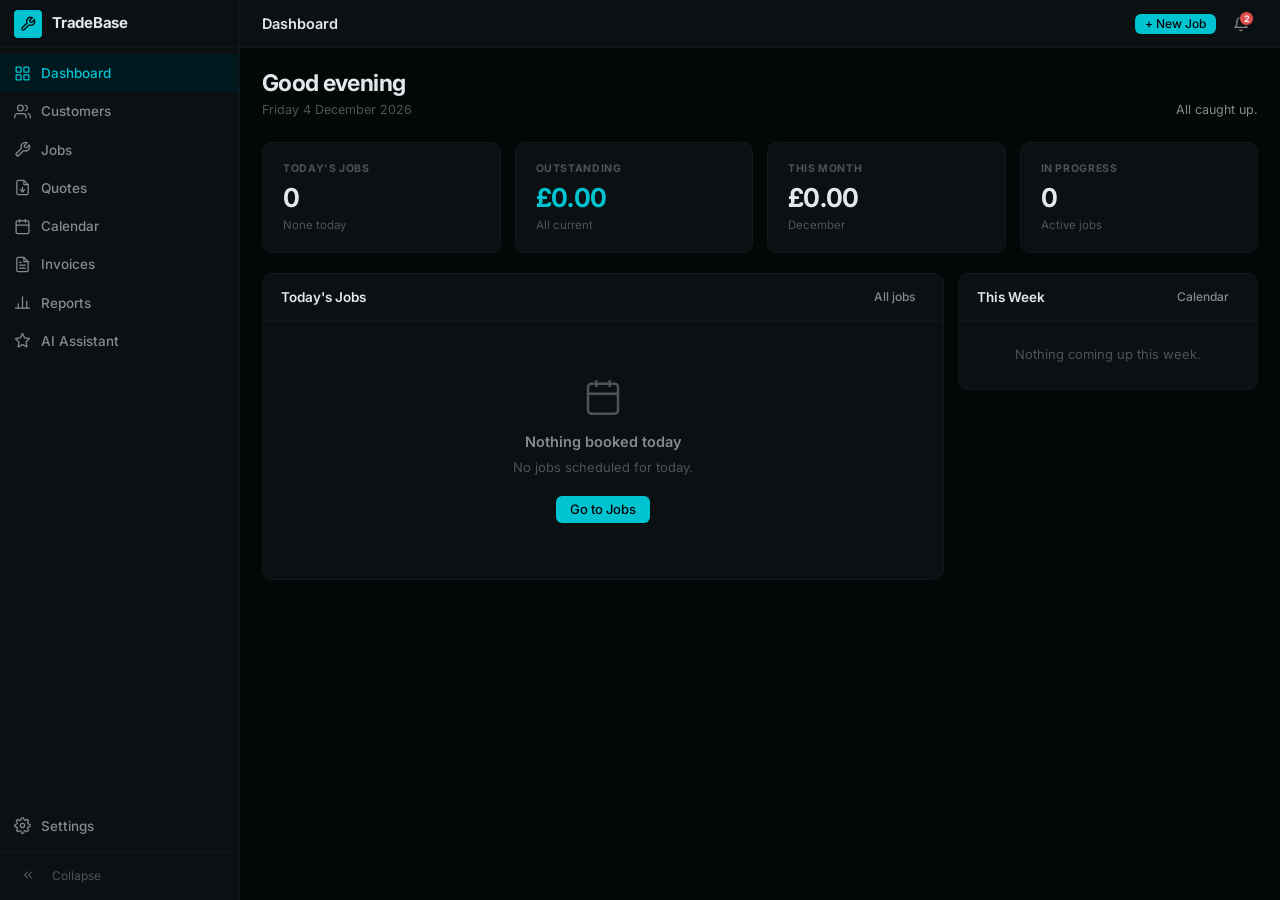
<file: index.html>
<!DOCTYPE html>
<html lang="en">
<head>
  <meta charset="UTF-8">
  <meta name="viewport" content="width=device-width, initial-scale=1.0">
  <title>Dashboard — TradeBase</title>
  <link rel="preconnect" href="https://fonts.googleapis.com">
  <link href="https://fonts.googleapis.com/css2?family=Inter:wght@400;500;600;700&display=swap" rel="stylesheet">
  <link rel="stylesheet" href="style.css">
</head>
<body>
<div class="app">
  <div id="sidebarMount"></div>

  <div class="main">
    <header class="topbar">
      <span class="page-title">Dashboard</span>
      <div class="topbar-right">
        <a href="jobs.html" class="btn btn-primary btn-sm" id="newJobBtn">+ New Job</a>
      </div>
    </header>
    <main class="content">

      <!-- Morning briefing header -->
      <div class="dash-greeting">
        <div>
          <div class="dash-greeting-name" id="greetingName">Good morning</div>
          <div class="dash-greeting-date" id="greetingDate"></div>
        </div>
        <div class="dash-summary" id="dashSummary"></div>
      </div>

      <!-- Stats: 4 blocks -->
      <div class="stats-row stats-row-4">
        <div class="stat-block">
          <div class="stat-label">Today's Jobs</div>
          <div class="stat-value" id="statToday">0</div>
          <div class="stat-sub" id="statTodaySub"></div>
        </div>
        <div class="stat-block stat-accent">
          <div class="stat-label">Outstanding</div>
          <div class="stat-value" id="statUnpaid">£0</div>
          <div class="stat-sub" id="statUnpaidSub"></div>
        </div>
        <div class="stat-block">
          <div class="stat-label">This Month</div>
          <div class="stat-value" id="statMonth">£0</div>
          <div class="stat-sub" id="statMonthLabel"></div>
        </div>
        <div class="stat-block">
          <div class="stat-label">In Progress</div>
          <div class="stat-value" id="statProgress">0</div>
          <div class="stat-sub">Active jobs</div>
        </div>
      </div>

      <!-- Main grid -->
      <div class="dash-grid">

        <!-- Today's jobs — cards -->
        <div class="tbl-wrap">
          <div class="tbl-top">
            <span class="tbl-title">Today's Jobs</span>
            <a href="jobs.html" class="btn btn-ghost btn-sm">All jobs</a>
          </div>
          <div id="todayJobsList" style="padding:8px 14px 14px"></div>
          <div id="todayEmpty" class="empty" style="display:none">
            <svg class="empty-icon" viewBox="0 0 24 24" fill="none" stroke="currentColor" stroke-width="1.5"><rect x="3" y="4" width="18" height="18" rx="2"/><line x1="16" y1="2" x2="16" y2="6"/><line x1="8" y1="2" x2="8" y2="6"/><line x1="3" y1="10" x2="21" y2="10"/></svg>
            <p class="empty-title">Nothing booked today</p>
            <p class="empty-desc">No jobs scheduled for today.</p>
            <a href="jobs.html" class="btn btn-primary">Go to Jobs</a>
          </div>
        </div>

        <!-- Right column -->
        <div style="display:flex;flex-direction:column;gap:12px">

          <!-- Overdue banner (shown only when overdue invoices exist) -->
          <div id="overdueAlert" style="display:none"></div>

          <!-- This week timeline -->
          <div class="tbl-wrap">
            <div class="tbl-top">
              <span class="tbl-title">This Week</span>
              <a href="calendar.html" class="btn btn-ghost btn-sm">Calendar</a>
            </div>
            <div id="upcomingTimeline" style="padding:6px 18px 14px"></div>
            <div id="upcomingEmpty" style="display:none;padding:24px 18px;text-align:center">
              <p style="font-size:13px;color:var(--text-3)">Nothing coming up this week.</p>
            </div>
          </div>

        </div>
      </div>

    </main>
  </div>
</div>

<div class="toast-wrap" id="toastWrap"></div>
<script src="app.js"></script>
<script>
document.getElementById('sidebarMount').outerHTML = sidebarHtml('index.html');

function quickStatus(jobId, status, event) {
  event.stopPropagation();
  const j = DB.getJob(jobId);
  if (!j) return;
  j.status = status;
  DB.saveJob(j);
  toast('Marked ' + { inprogress: 'in progress', completed: 'complete' }[status]);
  const card = event.target.closest('.job-card');
  if (card) {
    card.style.transition = 'opacity 140ms ease, transform 140ms ease';
    card.style.opacity    = '0';
    card.style.transform  = 'translateX(10px)';
    setTimeout(render, 150);
  } else {
    render();
  }
}

function render() {
  const jobs     = DB.getJobs();
  const invoices = DB.getInvoices();
  const now      = new Date();
  const today    = todayISO();

  // ── Greeting ──────────────────────────────────────────────────────
  const hour      = now.getHours();
  const timeGreet = hour < 12 ? 'Good morning' : hour < 17 ? 'Good afternoon' : 'Good evening';
  const settings  = DB.getSettings();
  const firstName = settings.ownerName ? ', ' + settings.ownerName.split(' ')[0] : '';
  document.getElementById('greetingName').textContent = timeGreet + firstName;
  document.getElementById('greetingDate').textContent =
    now.toLocaleDateString('en-GB', { weekday: 'long', day: 'numeric', month: 'long', year: 'numeric' });

  // ── Data ──────────────────────────────────────────────────────────
  const todayJobs    = jobs.filter(j => j.date === today);
  const inProgress   = jobs.filter(j => j.status === 'inprogress');
  const unpaid       = invoices.filter(i => i.status === 'sent' || i.status === 'overdue');
  const unpaidAmt    = unpaid.reduce((s, i) => s + (i.total || 0), 0);
  const overdueInvs  = invoices.filter(i => i.status === 'overdue');
  const overdueAmt   = overdueInvs.reduce((s, i) => s + (i.total || 0), 0);
  const monthPrefix  = `${now.getFullYear()}-${String(now.getMonth() + 1).padStart(2, '0')}`;
  const monthRev     = invoices
    .filter(i => i.status === 'paid' && i.issuedAt?.startsWith(monthPrefix))
    .reduce((s, i) => s + (i.total || 0), 0);

  // ── Summary line ──────────────────────────────────────────────────
  const parts = [];
  if (todayJobs.length)    parts.push(`${todayJobs.length} job${todayJobs.length !== 1 ? 's' : ''} today`);
  if (unpaidAmt > 0)       parts.push(`${fmtMoney(unpaidAmt)} outstanding`);
  if (overdueInvs.length)  parts.push(`<span style="color:var(--s-due)">${overdueInvs.length} overdue</span>`);
  document.getElementById('dashSummary').innerHTML =
    parts.length ? parts.join(' &middot; ') : 'All caught up.';

  // ── Stats ─────────────────────────────────────────────────────────
  countUp(document.getElementById('statToday'),    String(todayJobs.length));
  countUp(document.getElementById('statUnpaid'),   fmtMoney(unpaidAmt));
  countUp(document.getElementById('statMonth'),    fmtMoney(monthRev));
  countUp(document.getElementById('statProgress'), String(inProgress.length));

  const progToday = todayJobs.filter(j => j.status === 'inprogress').length;
  document.getElementById('statTodaySub').textContent =
    progToday > 0 ? `${progToday} in progress` : todayJobs.length ? 'All scheduled' : 'None today';
  document.getElementById('statUnpaidSub').innerHTML =
    overdueInvs.length
      ? `<span style="color:var(--s-due)">${overdueInvs.length} overdue</span>`
      : 'All current';
  document.getElementById('statMonthLabel').textContent =
    now.toLocaleDateString('en-GB', { month: 'long' });

  // ── Today's job cards ─────────────────────────────────────────────
  const listEl   = document.getElementById('todayJobsList');
  const emptyEl  = document.getElementById('todayEmpty');
  if (!todayJobs.length) {
    listEl.style.display  = 'none';
    emptyEl.style.display = 'flex';
  } else {
    listEl.style.display  = '';
    emptyEl.style.display = 'none';
    listEl.innerHTML = todayJobs.map((j, i) => {
      const c          = DB.getCustomer(j.customerId);
      const nextStatus = j.status === 'scheduled'  ? 'inprogress'
                       : j.status === 'inprogress' ? 'completed' : null;
      const nextLabel  = nextStatus === 'inprogress' ? 'Start job'
                       : nextStatus === 'completed'  ? 'Mark complete' : null;
      return `<div class="job-card row-enter" style="animation-delay:${i*40}ms">
        <div class="job-card-head">
          <span class="job-card-title">${escHtml(j.title)}</span>
          ${badge(j.status)}
        </div>
        <div class="job-card-meta">
          <span>${escHtml(c?.name || '—')}</span>
          ${j.location ? `<span class="job-card-sep">·</span><span class="job-card-loc">${escHtml(j.location)}</span>` : ''}
        </div>
        <div class="job-card-foot">
          ${nextLabel ? `<button class="btn btn-primary btn-xs" onclick="quickStatus('${j.id}','${nextStatus}',event)">${nextLabel}</button>` : `<span style="font-size:12px;color:var(--s-done)">✓ Done</span>`}
          <a href="jobs.html" class="btn btn-ghost btn-xs">All jobs</a>
        </div>
      </div>`;
    }).join('');
  }

  // ── Overdue alert banner ──────────────────────────────────────────
  const alertEl = document.getElementById('overdueAlert');
  if (overdueInvs.length) {
    alertEl.style.display = '';
    alertEl.innerHTML = `<div class="overdue-alert">
      <div class="overdue-alert-icon">!</div>
      <div class="overdue-alert-body">
        <div class="overdue-alert-title">${overdueInvs.length} overdue invoice${overdueInvs.length > 1 ? 's' : ''}</div>
        <div class="overdue-alert-sub">${fmtMoney(overdueAmt)} needs chasing</div>
      </div>
      <a href="invoices.html" class="btn btn-danger btn-sm">Chase</a>
    </div>`;
  } else {
    alertEl.style.display = 'none';
  }

  // ── This week timeline ────────────────────────────────────────────
  const sevenDays   = Array.from({ length: 7 }, (_, i) => {
    const d = new Date(); d.setDate(d.getDate() + i + 1); return d.toISOString().slice(0, 10);
  });
  const tomorrowISO = sevenDays[0];
  const upcoming    = jobs
    .filter(j => sevenDays.includes(j.date) && j.status !== 'completed' && j.status !== 'invoiced')
    .sort((a, b) => a.date.localeCompare(b.date));

  const timelineEl = document.getElementById('upcomingTimeline');
  const upEmptyEl  = document.getElementById('upcomingEmpty');

  if (!upcoming.length) {
    timelineEl.style.display = 'none';
    upEmptyEl.style.display  = '';
  } else {
    timelineEl.style.display = '';
    upEmptyEl.style.display  = 'none';

    const byDay = {};
    upcoming.forEach(j => { (byDay[j.date] = byDay[j.date] || []).push(j); });

    timelineEl.innerHTML = Object.entries(byDay).map(([date, dayJobs]) => {
      const d      = new Date(date + 'T12:00:00');
      const label  = date === tomorrowISO
        ? 'Tomorrow'
        : d.toLocaleDateString('en-GB', { weekday: 'short', day: 'numeric', month: 'short' });
      return `<div class="timeline-day">
        <div class="timeline-day-label">${label}</div>
        ${dayJobs.map(j => {
          const c = DB.getCustomer(j.customerId);
          return `<div class="timeline-item">
            <div class="tl-dot tl-dot-${j.status}"></div>
            <div class="tl-content">
              <span class="tl-title">${escHtml(j.title)}</span>
              <span class="tl-meta">${escHtml(c?.name || '—')}</span>
            </div>
            ${badge(j.status)}
          </div>`;
        }).join('')}
      </div>`;
    }).join('');
  }
}

render();
</script>
</body>
</html>
</file>
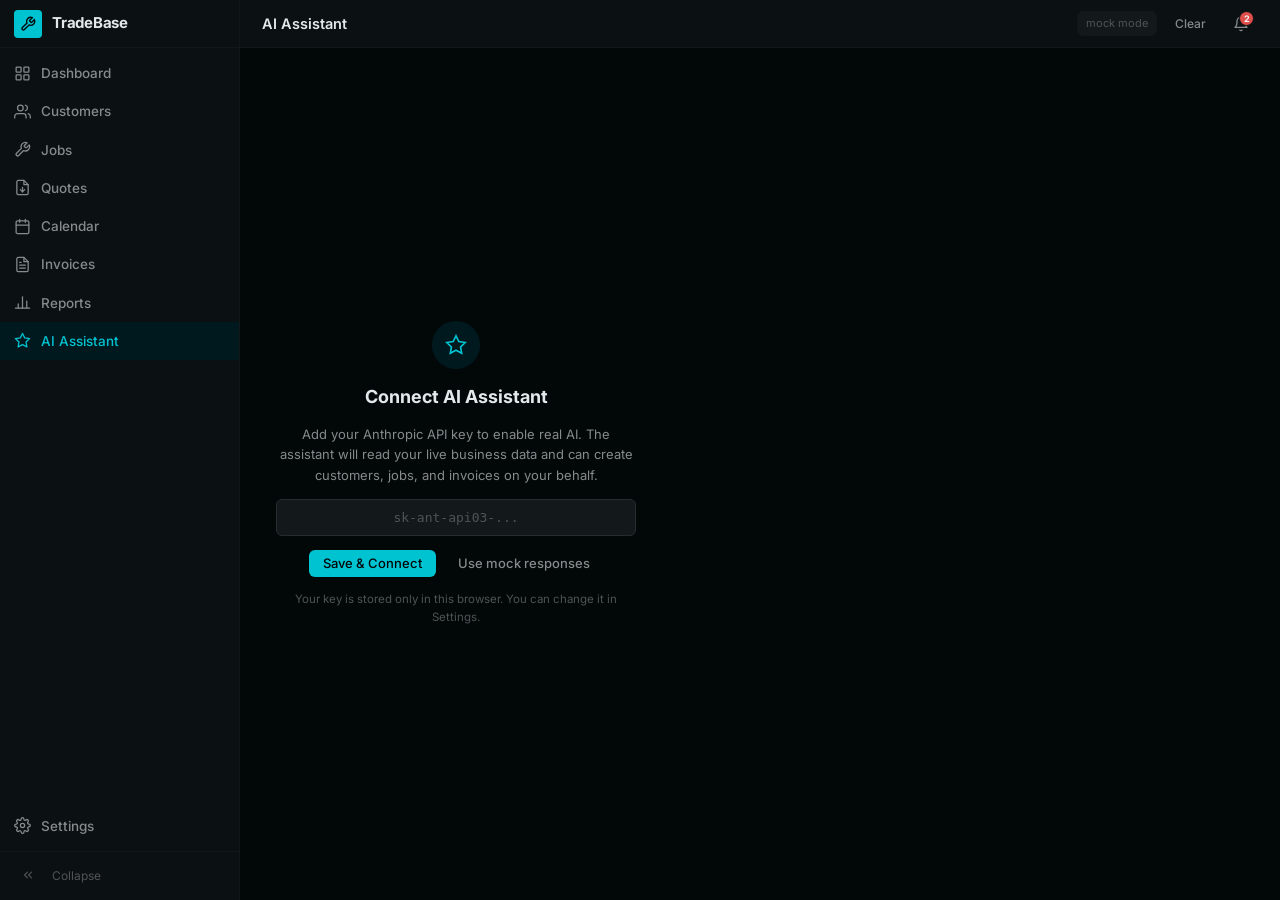
<file: assistant.html>
<!DOCTYPE html>
<html lang="en">
<head>
  <meta charset="UTF-8">
  <meta name="viewport" content="width=device-width, initial-scale=1.0">
  <title>AI Assistant — TradeBase</title>
  <link rel="preconnect" href="https://fonts.googleapis.com">
  <link href="https://fonts.googleapis.com/css2?family=Inter:wght@400;500;600;700&display=swap" rel="stylesheet">
  <link rel="stylesheet" href="style.css">
</head>
<body>
<div class="app">
  <div id="sidebarMount"></div>

  <div class="main">
    <header class="topbar">
      <span class="page-title">AI Assistant</span>
      <div class="topbar-right">
        <span id="modelBadge" style="font-size:11px;color:var(--text-3);padding:3px 8px;background:var(--surface-2);border-radius:var(--r);border:1px solid var(--border-subtle)"></span>
        <button class="btn btn-ghost btn-sm" id="clearBtn">Clear</button>
      </div>
    </header>
    <main class="content" style="padding:16px">

      <!-- API key setup screen -->
      <div id="setupScreen" style="display:none;height:calc(100vh - var(--topbar-h) - 32px)">
        <div class="ai-setup">
          <div class="ai-setup-icon">
            <svg width="22" height="22" viewBox="0 0 24 24" fill="none" stroke="currentColor" stroke-width="1.8" stroke-linecap="round"><polygon points="12 2 15.09 8.26 22 9.27 17 14.14 18.18 21.02 12 17.77 5.82 21.02 7 14.14 2 9.27 8.91 8.26 12 2"/></svg>
          </div>
          <h2>Connect AI Assistant</h2>
          <p>Add your Anthropic API key to enable real AI. The assistant will read your live business data and can create customers, jobs, and invoices on your behalf.</p>
          <input class="form-ctrl" type="password" id="setupKey" placeholder="sk-ant-api03-..." autocomplete="off">
          <div style="display:flex;gap:8px">
            <button class="btn btn-primary" id="setupSaveBtn">Save & Connect</button>
            <button class="btn btn-ghost" id="setupSkipBtn">Use mock responses</button>
          </div>
          <p style="font-size:11.5px;color:var(--text-3)">Your key is stored only in this browser. You can change it in Settings.</p>
        </div>
      </div>

      <!-- Chat interface -->
      <div class="chat-layout" id="chatLayout">
        <div class="chat-main">
          <div class="chat-msgs" id="chatMsgs"></div>
          <div class="chat-input-row">
            <textarea class="chat-textarea" id="chatInput" placeholder="Ask anything about your business..." rows="1"></textarea>
            <button class="chat-send" id="sendBtn">
              <svg viewBox="0 0 24 24" fill="none" stroke="currentColor" stroke-width="2" stroke-linecap="round" stroke-linejoin="round"><line x1="22" y1="2" x2="11" y2="13"/><polygon points="22 2 15 22 11 13 2 9 22 2"/></svg>
            </button>
          </div>
        </div>

        <div class="chat-side">
          <div class="info-block">
            <div class="info-block-title">Quick Questions</div>
            <div id="qaList"></div>
          </div>
          <div class="info-block" id="dataSnap">
            <div class="info-block-title">Live Data</div>
            <div id="snapContent"></div>
          </div>
        </div>
      </div>

    </main>
  </div>
</div>

<div class="toast-wrap" id="toastWrap"></div>
<script src="app.js"></script>
<script>
document.getElementById('sidebarMount').outerHTML = sidebarHtml('assistant.html');

// ── State ─────────────────────────────────────────────────────────────
let apiKey      = localStorage.getItem('tb_api_key') || '';
let useMock     = !apiKey;
let isThinking  = false;
let history     = []; // Anthropic message format

// ── Quick questions ───────────────────────────────────────────────────
const QUICK = [
  { label: "Today's jobs",          q: "What are today's jobs?" },
  { label: 'Outstanding invoices',  q: 'What invoices are outstanding?' },
  { label: 'Overdue payments',      q: 'Any overdue invoices?' },
  { label: 'This week',             q: 'What jobs are coming up this week?' },
  { label: 'Revenue summary',       q: 'What is my total paid revenue?' },
  { label: 'Customer list',         q: 'List all my customers.' },
];

document.getElementById('qaList').innerHTML = QUICK.map(qa =>
  `<button class="qa-btn" onclick="ask(${JSON.stringify(qa.q)})">
    <svg width="12" height="12" viewBox="0 0 24 24" fill="none" stroke="currentColor" stroke-width="2" stroke-linecap="round"><circle cx="12" cy="12" r="10"/><polyline points="12 8 12 12 14 14"/></svg>
    <span>${escHtml(qa.label)}</span>
  </button>`
).join('');

// ── Data snapshot panel ───────────────────────────────────────────────
function renderSnap() {
  const jobs     = DB.getJobs();
  const invs     = DB.getInvoices();
  const today    = todayISO();
  const todayJ   = jobs.filter(j => j.date === today).length;
  const unpaid   = invs.filter(i => i.status === 'sent' || i.status === 'overdue');
  const unpaidAmt = unpaid.reduce((s, i) => s + (i.total || 0), 0);
  const overdue  = invs.filter(i => i.status === 'overdue').length;
  const items = [
    { label: 'Customers',   val: DB.getCustomers().length },
    { label: 'Today',       val: `${todayJ} job${todayJ !== 1 ? 's' : ''}` },
    { label: 'Outstanding', val: fmtMoney(unpaidAmt), alert: unpaidAmt > 0 },
    { label: 'Overdue',     val: overdue,              alert: overdue > 0 },
  ];
  document.getElementById('snapContent').innerHTML = items.map(it =>
    `<div style="display:flex;justify-content:space-between;padding:5px 0;border-bottom:1px solid var(--border-subtle);font-size:12.5px">
       <span style="color:var(--text-3)">${it.label}</span>
       <span style="font-weight:600;color:${it.alert ? 'var(--accent)' : 'var(--text-1)'}">${it.val}</span>
     </div>`
  ).join('');
}

// ── UI helpers ────────────────────────────────────────────────────────
function showMsg(role, html, isHtml = false) {
  const msgs = document.getElementById('chatMsgs');
  const div  = document.createElement('div');
  div.className = `chat-msg ${role}`;
  div.innerHTML = `
    <div class="chat-av">${role === 'user' ? 'You' : 'AI'}</div>
    <div class="chat-bubble">${isHtml ? html : escHtml(html).replace(/\n/g, '<br>').replace(/\*\*(.*?)\*\*/g, '<strong>$1</strong>').replace(/`([^`]+)`/g, '<code style="background:var(--surface-3);padding:1px 5px;border-radius:3px;font-family:monospace;font-size:11.5px">$1</code>')}</div>`;
  msgs.appendChild(div);
  msgs.scrollTop = msgs.scrollHeight;
}

function showTyping() {
  const msgs = document.getElementById('chatMsgs');
  const el   = document.createElement('div');
  el.id = 'typing'; el.className = 'chat-msg assistant';
  el.innerHTML = `<div class="chat-av">AI</div><div class="chat-bubble"><div class="typing-dots"><div class="typing-dot"></div><div class="typing-dot"></div><div class="typing-dot"></div></div></div>`;
  msgs.appendChild(el);
  msgs.scrollTop = msgs.scrollHeight;
}

function hideTyping() { document.getElementById('typing')?.remove(); }

function showToolCall(name) {
  const msgs = document.getElementById('chatMsgs');
  const el   = document.createElement('div');
  el.className = 'chat-msg assistant';
  el.id = 'toolcall';
  el.innerHTML = `<div class="chat-av">AI</div><div class="chat-bubble tool-bubble">Running: ${escHtml(name)}...</div>`;
  msgs.appendChild(el);
  msgs.scrollTop = msgs.scrollHeight;
}

function clearToolCall() { document.getElementById('toolcall')?.remove(); }

// ── Tool definitions ──────────────────────────────────────────────────
const TOOLS = [
  {
    name: 'query_data',
    description: 'Query current data from the CRM. Use this to look up customers, jobs, invoices, or quotes before answering questions.',
    input_schema: {
      type: 'object',
      properties: {
        entity: { type: 'string', enum: ['customers', 'jobs', 'invoices', 'quotes', 'settings'] },
        filter: { type: 'string', description: 'Optional filter: e.g. status=overdue, customerId=c1, date=today' }
      },
      required: ['entity']
    }
  },
  {
    name: 'create_customer',
    description: 'Create a new customer in the CRM.',
    input_schema: {
      type: 'object',
      properties: {
        name:    { type: 'string', description: 'Full name' },
        phone:   { type: 'string' },
        email:   { type: 'string' },
        address: { type: 'string' },
        notes:   { type: 'string' }
      },
      required: ['name']
    }
  },
  {
    name: 'create_job',
    description: 'Create a new job. Requires a valid customerId from the CRM.',
    input_schema: {
      type: 'object',
      properties: {
        title:       { type: 'string' },
        customerId:  { type: 'string' },
        date:        { type: 'string', description: 'ISO date YYYY-MM-DD' },
        description: { type: 'string' },
        status:      { type: 'string', enum: ['scheduled', 'inprogress', 'completed', 'invoiced'] },
        location:    { type: 'string' }
      },
      required: ['title', 'customerId']
    }
  },
  {
    name: 'update_job_status',
    description: 'Update the status of an existing job.',
    input_schema: {
      type: 'object',
      properties: {
        jobId:  { type: 'string' },
        status: { type: 'string', enum: ['scheduled', 'inprogress', 'completed', 'invoiced'] }
      },
      required: ['jobId', 'status']
    }
  },
  {
    name: 'create_invoice',
    description: 'Create a draft invoice for a customer.',
    input_schema: {
      type: 'object',
      properties: {
        customerId: { type: 'string' },
        lineItems:  {
          type: 'array',
          items: {
            type: 'object',
            properties: {
              desc:  { type: 'string' },
              qty:   { type: 'number' },
              rate:  { type: 'number' },
              total: { type: 'number' }
            },
            required: ['desc', 'qty', 'rate', 'total']
          }
        },
        notes: { type: 'string' }
      },
      required: ['customerId', 'lineItems']
    }
  },
  {
    name: 'mark_invoice_paid',
    description: 'Mark an invoice as paid.',
    input_schema: {
      type: 'object',
      properties: { invoiceId: { type: 'string' } },
      required: ['invoiceId']
    }
  }
];

// ── Tool execution ────────────────────────────────────────────────────
function executeTool(name, input) {
  try {
    switch (name) {
      case 'query_data': {
        const { entity, filter } = input;
        let data;
        if (entity === 'customers') data = DB.getCustomers();
        else if (entity === 'jobs') {
          data = DB.getJobs();
          if (filter === 'date=today') data = data.filter(j => j.date === todayISO());
          else if (filter?.startsWith('status=')) data = data.filter(j => j.status === filter.split('=')[1]);
          else if (filter?.startsWith('customerId=')) data = data.filter(j => j.customerId === filter.split('=')[1]);
        }
        else if (entity === 'invoices') {
          data = DB.getInvoices();
          if (filter?.startsWith('status=')) data = data.filter(i => i.status === filter.split('=')[1]);
          else if (filter?.startsWith('customerId=')) data = data.filter(i => i.customerId === filter.split('=')[1]);
        }
        else if (entity === 'quotes') {
          data = DB.getQuotes();
          if (filter?.startsWith('status=')) data = data.filter(q => q.status === filter.split('=')[1]);
        }
        else if (entity === 'settings') data = DB.getSettings();

        // Enrich with customer names where possible
        if (Array.isArray(data) && data[0]?.customerId) {
          data = data.map(item => {
            const c = DB.getCustomer(item.customerId);
            return { ...item, customerName: c?.name || 'Unknown' };
          });
        }
        return { success: true, data, count: Array.isArray(data) ? data.length : 1 };
      }

      case 'create_customer': {
        const id = uid();
        DB.saveCustomer({ id, createdAt: todayISO(), ...input });
        return { success: true, id, message: `Customer "${input.name}" created with ID ${id}` };
      }

      case 'create_job': {
        const id = uid();
        DB.saveJob({ id, createdAt: todayISO(), invoiceId: null, status: 'scheduled', ...input });
        return { success: true, id, message: `Job "${input.title}" created` };
      }

      case 'update_job_status': {
        const job = DB.getJob(input.jobId);
        if (!job) return { success: false, error: `Job ${input.jobId} not found` };
        job.status = input.status;
        DB.saveJob(job);
        return { success: true, message: `Job "${job.title}" status updated to ${input.status}` };
      }

      case 'create_invoice': {
        const id      = uid();
        const settings = DB.getSettings();
        const dueDate  = new Date();
        dueDate.setDate(dueDate.getDate() + parseInt(settings.paymentTerms || '14', 10));
        const total = input.lineItems.reduce((s, li) => s + (li.total || li.qty * li.rate || 0), 0);
        DB.saveInvoice({
          id,
          jobId:    null,
          number:   DB.nextInvoiceNumber(),
          status:   'draft',
          issuedAt: todayISO(),
          dueAt:    dueDate.toISOString().slice(0, 10),
          notes:    input.notes || settings.defaultNotes || '',
          total,
          ...input,
        });
        const inv = DB.getInvoice(id);
        return { success: true, id, number: inv.number, total, message: `Invoice ${inv.number} created for £${total}` };
      }

      case 'mark_invoice_paid': {
        const inv = DB.getInvoice(input.invoiceId);
        if (!inv) return { success: false, error: `Invoice ${input.invoiceId} not found` };
        inv.status = 'paid';
        DB.saveInvoice(inv);
        return { success: true, message: `Invoice ${inv.number} marked as paid` };
      }

      default: return { success: false, error: `Unknown tool: ${name}` };
    }
  } catch (err) {
    return { success: false, error: err.message };
  }
}

// ── System prompt ─────────────────────────────────────────────────────
function buildSystemPrompt() {
  const settings  = DB.getSettings();
  const customers = DB.getCustomers();
  const jobs      = DB.getJobs();
  const invoices  = DB.getInvoices();
  const today     = todayISO();

  const todayJobs = jobs.filter(j => j.date === today);
  const overdue   = invoices.filter(i => i.status === 'overdue');
  const unpaid    = invoices.filter(i => i.status === 'sent' || i.status === 'overdue');

  return `You are TradeBase AI, an intelligent assistant for ${settings.businessName || 'a tradesman'}. You help manage customers, jobs, invoices, and quotes.

Today's date: ${today}

BUSINESS SNAPSHOT:
- ${customers.length} customers
- ${jobs.length} jobs (${todayJobs.length} today, ${jobs.filter(j => j.status === 'scheduled').length} scheduled, ${jobs.filter(j => j.status === 'inprogress').length} in progress)
- ${invoices.length} invoices (${overdue.length} overdue, £${unpaid.reduce((s,i) => s+(i.total||0),0).toFixed(2)} outstanding)
- ${DB.getQuotes().length} quotes

CUSTOMER IDs (for tool use):
${customers.map(c => `  ${c.id}: ${c.name} (${c.email || c.phone || 'no contact'})`).join('\n')}

JOB IDs (for tool use):
${jobs.slice(0, 10).map(j => `  ${j.id}: "${j.title}" — ${j.status} — ${j.date}`).join('\n')}${jobs.length > 10 ? `\n  ...and ${jobs.length - 10} more` : ''}

INVOICE IDs (for tool use):
${invoices.slice(0, 8).map(i => `  ${i.id}: ${i.number} — ${i.status} — £${i.total}`).join('\n')}

RULES:
- Be concise and direct. This is a busy tradesman, not a corporate user.
- Use £ for currency. Use UK date format (e.g. 8 Jun 2026).
- When asked to create or update something, use the appropriate tool — don't just describe it.
- After using a tool successfully, confirm what you did in plain English.
- If asked about data, use query_data first to get fresh results.
- Never make up data — only report what the tools return.`;
}

// ── Real API call ─────────────────────────────────────────────────────
async function callAPI(userMessage) {
  history.push({ role: 'user', content: userMessage });

  const systemPrompt = buildSystemPrompt();
  let messages = [...history];

  for (let round = 0; round < 6; round++) {
    const resp = await fetch('https://api.anthropic.com/v1/messages', {
      method: 'POST',
      headers: {
        'Content-Type': 'application/json',
        'x-api-key': apiKey,
        'anthropic-version': '2023-06-01',
        'anthropic-dangerous-direct-browser-access': 'true',
      },
      body: JSON.stringify({
        model: 'claude-haiku-4-5-20251001',
        max_tokens: 1024,
        system: systemPrompt,
        messages,
        tools: TOOLS,
      }),
    });

    if (!resp.ok) {
      const err = await resp.json().catch(() => ({}));
      throw new Error(err.error?.message || `API error ${resp.status}`);
    }

    const data = await resp.json();
    messages.push({ role: 'assistant', content: data.content });

    if (data.stop_reason === 'end_turn') {
      const text = data.content.find(b => b.type === 'text')?.text || '';
      history = messages;
      return text;
    }

    if (data.stop_reason === 'tool_use') {
      const toolResults = [];
      for (const block of data.content) {
        if (block.type !== 'tool_use') continue;
        clearToolCall();
        showToolCall(block.name);
        const result = executeTool(block.name, block.input);
        renderSnap(); // refresh live data panel after mutations
        toolResults.push({ type: 'tool_result', tool_use_id: block.id, content: JSON.stringify(result) });
      }
      clearToolCall();
      messages.push({ role: 'user', content: toolResults });
      continue;
    }

    break;
  }

  history = messages;
  return data?.content?.find(b => b.type === 'text')?.text || '(no response)';
}

// ── Mock fallback ─────────────────────────────────────────────────────
function mockResponse(q) {
  const lq = q.toLowerCase();
  const customers = DB.getCustomers();
  const jobs      = DB.getJobs();
  const invoices  = DB.getInvoices();
  const today     = todayISO();

  if (/today'?s? jobs?|on today|jobs? today/i.test(lq)) {
    const tj = jobs.filter(j => j.date === today);
    if (!tj.length) return 'No jobs scheduled for today.';
    return `**${tj.length} job${tj.length > 1 ? 's' : ''} today:**\n\n` + tj.map(j => { const c = DB.getCustomer(j.customerId); return `• **${j.title}** — ${c?.name || '?'} (${j.status})`; }).join('\n');
  }
  if (/outstanding|unpaid|owe/i.test(lq)) {
    const u = invoices.filter(i => i.status === 'sent' || i.status === 'overdue');
    if (!u.length) return 'No outstanding invoices.';
    return `**${fmtMoney(u.reduce((s, i) => s + (i.total || 0), 0))} outstanding** across ${u.length} invoice${u.length > 1 ? 's' : ''}:\n\n` + u.map(i => { const c = DB.getCustomer(i.customerId); return `• **${i.number}** — ${c?.name || '?'} — ${fmtMoney(i.total)} (${i.status})`; }).join('\n');
  }
  if (/overdue|late|past due/i.test(lq)) {
    const o = invoices.filter(i => i.status === 'overdue');
    if (!o.length) return 'No overdue invoices.';
    return `**${o.length} overdue:**\n\n` + o.map(i => { const c = DB.getCustomer(i.customerId); return `• **${i.number}** — ${c?.name || '?'} — ${fmtMoney(i.total)} (due ${fmtDate(i.dueAt)})`; }).join('\n');
  }
  if (/how many customers|customer count/i.test(lq)) return `**${customers.length} customers** on record. Most recent: **${customers[0]?.name || '?'}**.`;
  if (/list.*customers|show.*customers/i.test(lq)) return customers.slice(0, 8).map(c => `• **${c.name}** — ${c.phone || c.email || 'no contact'}`).join('\n');
  if (/this week|upcoming|coming up/i.test(lq)) {
    const days = Array.from({length:7},(_,i)=>{const d=new Date();d.setDate(d.getDate()+i);return d.toISOString().slice(0,10);});
    const wj = jobs.filter(j => days.includes(j.date)).sort((a,b) => a.date.localeCompare(b.date));
    if (!wj.length) return 'Nothing scheduled this week.';
    return `**${wj.length} job${wj.length > 1 ? 's' : ''} this week:**\n\n` + wj.map(j => { const c = DB.getCustomer(j.customerId); return `• **${fmtDateShort(j.date)}** — ${j.title} (${c?.name || '?'}) — ${j.status}`; }).join('\n');
  }
  if (/revenue|total paid|earned|income/i.test(lq)) {
    const paid = invoices.filter(i => i.status === 'paid').reduce((s, i) => s + (i.total || 0), 0);
    const pend = invoices.filter(i => i.status === 'sent' || i.status === 'overdue').reduce((s, i) => s + (i.total || 0), 0);
    return `Total paid revenue: **${fmtMoney(paid)}**\n\nPending: **${fmtMoney(pend)}**`;
  }
  if (/create|add|new/i.test(lq)) return `To create something, go to the relevant page — or connect an Anthropic API key in **Settings** so I can do it from here.`;
  if (/help|what can you/i.test(lq)) return `I can:\n\n• Answer questions about customers, jobs, invoices, quotes\n• Show today's schedule and upcoming work\n• Report outstanding and overdue invoices\n\nConnect an API key in **Settings** to also create records by chat.`;
  if (/^(hi|hello|hey|morning)/i.test(lq)) {
    const tj = jobs.filter(j => j.date === today).length;
    const od = invoices.filter(i => i.status === 'overdue').length;
    return `Hey. ${tj > 0 ? `**${tj} job${tj > 1 ? 's' : ''}** on today.` : 'No jobs today.'} ${od > 0 ? `**${od} overdue invoice${od > 1 ? 's' : ''}** need attention.` : 'Invoices all current.'}\n\nWhat do you need?`;
  }
  return `I didn't catch that. Try asking about today's jobs, outstanding invoices, or a specific customer.`;
}

// ── Main send ─────────────────────────────────────────────────────────
async function sendMessage() {
  if (isThinking) return;
  const input = document.getElementById('chatInput');
  const q     = input.value.trim();
  if (!q) return;
  input.value = '';
  input.style.height = 'auto';
  showMsg('user', q);
  isThinking = true;
  showTyping();

  try {
    let reply;
    if (useMock) {
      await new Promise(r => setTimeout(r, 500 + Math.random() * 600));
      reply = mockResponse(q);
    } else {
      hideTyping();
      reply = await callAPI(q);
    }
    hideTyping();
    showMsg('assistant', reply);
    renderSnap();
  } catch (err) {
    hideTyping();
    showMsg('assistant', `Error: ${err.message}\n\nCheck your API key in Settings.`);
    console.error(err);
  }
  isThinking = false;
}

function ask(q) {
  document.getElementById('chatInput').value = q;
  sendMessage();
}

// ── Setup / init ──────────────────────────────────────────────────────
function initChat() {
  const setup  = document.getElementById('setupScreen');
  const layout = document.getElementById('chatLayout');
  const badge  = document.getElementById('modelBadge');

  apiKey  = localStorage.getItem('tb_api_key') || '';
  useMock = !apiKey;

  if (apiKey) {
    setup.style.display  = 'none';
    layout.style.display = '';
    badge.textContent    = 'claude-haiku-4-5';
    badge.style.color    = 'var(--accent)';
  } else {
    setup.style.display  = 'flex';
    layout.style.display = 'none';
    badge.textContent    = 'mock mode';
    badge.style.color    = 'var(--text-3)';
  }

  renderSnap();

  // Welcome message
  if (document.getElementById('chatMsgs').children.length === 0) {
    const settings  = DB.getSettings();
    const jobs      = DB.getJobs();
    const invoices  = DB.getInvoices();
    const todayJ    = jobs.filter(j => j.date === todayISO()).length;
    const overdue   = invoices.filter(i => i.status === 'overdue').length;
    const unpaidAmt = invoices.filter(i => i.status === 'sent' || i.status === 'overdue').reduce((s, i) => s + (i.total || 0), 0);

    const lines = [`Morning${settings.businessName && settings.businessName !== 'TradeBase' ? `, ${settings.ownerName || settings.businessName}` : ''}.`];
    if (todayJ > 0) lines.push(`**${todayJ} job${todayJ > 1 ? 's' : ''}** on today.`);
    if (overdue > 0) lines.push(`**${overdue} overdue** invoice${overdue > 1 ? 's' : ''} (${fmtMoney(unpaidAmt)} outstanding).`);
    if (!todayJ && !overdue) lines.push('Clear schedule today.');
    lines.push(`\n${useMock ? 'Ask me anything, or connect an API key in Settings for full AI.' : 'Ask me anything — I can create records too.'}`);
    showMsg('assistant', lines.join(' '));
  }
}

// Setup screen handlers
document.getElementById('setupSaveBtn').addEventListener('click', () => {
  const key = document.getElementById('setupKey').value.trim();
  if (!key.startsWith('sk-ant')) { toast('Looks like an invalid key format', 'err'); return; }
  localStorage.setItem('tb_api_key', key);
  history = [];
  initChat();
  toast('API key saved');
});

document.getElementById('setupSkipBtn').addEventListener('click', () => {
  document.getElementById('setupScreen').style.display = 'none';
  document.getElementById('chatLayout').style.display  = '';
  document.getElementById('modelBadge').textContent    = 'mock mode';
  useMock = true;
  initChat();
});

document.getElementById('clearBtn').addEventListener('click', () => {
  history = [];
  document.getElementById('chatMsgs').innerHTML = '';
  initChat();
});

document.getElementById('sendBtn').addEventListener('click', sendMessage);
document.getElementById('chatInput').addEventListener('keydown', e => {
  if (e.key === 'Enter' && !e.shiftKey) { e.preventDefault(); sendMessage(); }
});
document.getElementById('chatInput').addEventListener('input', function() {
  this.style.height = 'auto';
  this.style.height = Math.min(this.scrollHeight, 110) + 'px';
});

initChat();
</script>
</body>
</html>
</file>
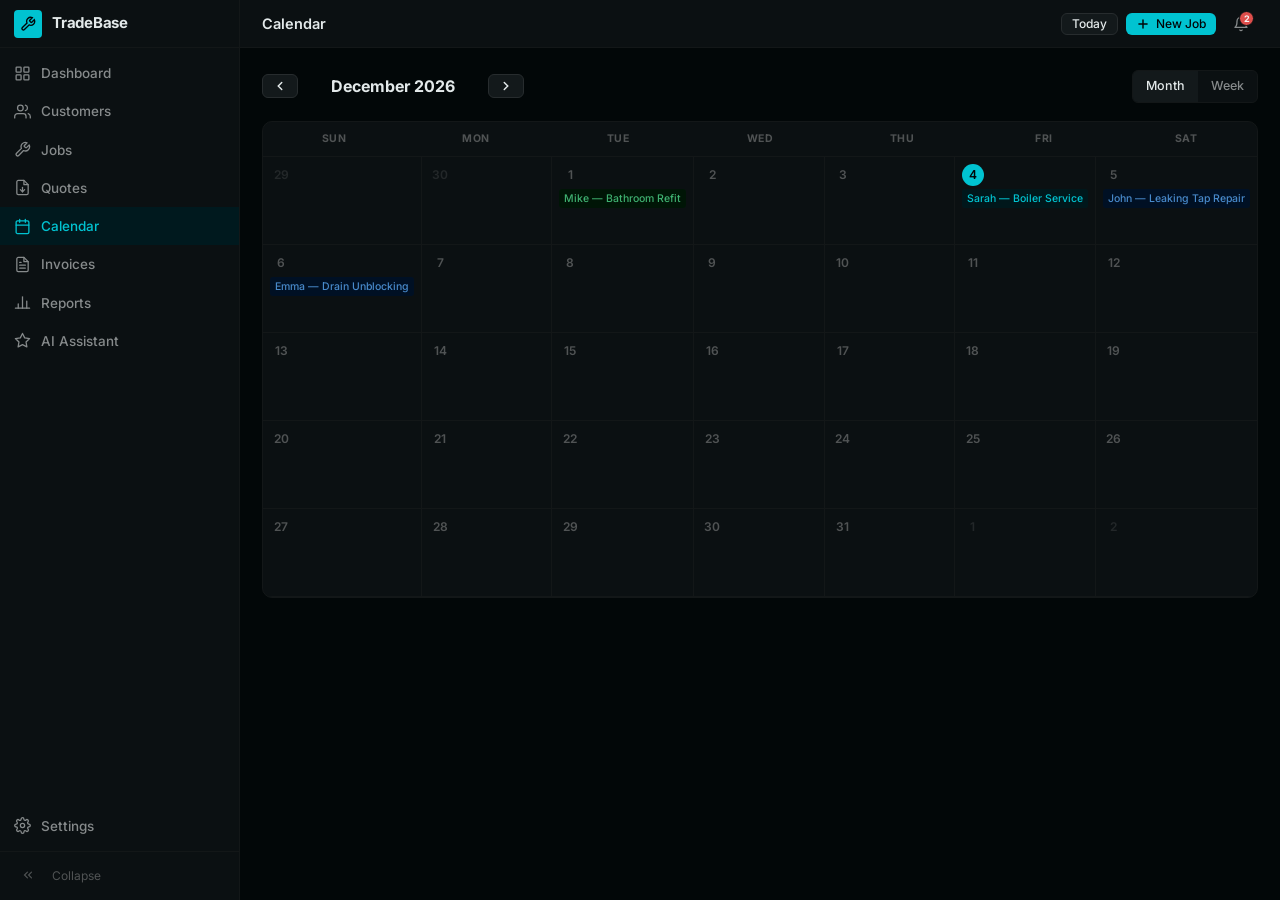
<file: calendar.html>
<!DOCTYPE html>
<html lang="en">
<head>
  <meta charset="UTF-8">
  <meta name="viewport" content="width=device-width, initial-scale=1.0">
  <title>Calendar — TradeBase</title>
  <link rel="preconnect" href="https://fonts.googleapis.com">
  <link href="https://fonts.googleapis.com/css2?family=Inter:wght@400;500;600;700&display=swap" rel="stylesheet">
  <link rel="stylesheet" href="style.css">
</head>
<body>
<div class="app">
  <div id="sidebarMount"></div>

  <div class="main">
    <header class="topbar">
      <span class="page-title">Calendar</span>
      <div class="topbar-right">
        <button class="btn btn-secondary btn-sm" id="todayBtn">Today</button>
        <a href="jobs.html" class="btn btn-primary btn-sm">
          <svg width="13" height="13" viewBox="0 0 24 24" fill="none" stroke="currentColor" stroke-width="2.5" stroke-linecap="round"><line x1="12" y1="5" x2="12" y2="19"/><line x1="5" y1="12" x2="19" y2="12"/></svg>
          New Job
        </a>
      </div>
    </header>
    <main class="content">

      <div class="cal-header">
        <div class="cal-nav">
          <button class="btn btn-secondary btn-sm" id="prevBtn">
            <svg width="13" height="13" viewBox="0 0 24 24" fill="none" stroke="currentColor" stroke-width="2.5" stroke-linecap="round"><polyline points="15 18 9 12 15 6"/></svg>
          </button>
          <span class="cal-month" id="calMonth"></span>
          <button class="btn btn-secondary btn-sm" id="nextBtn">
            <svg width="13" height="13" viewBox="0 0 24 24" fill="none" stroke="currentColor" stroke-width="2.5" stroke-linecap="round"><polyline points="9 18 15 12 9 6"/></svg>
          </button>
        </div>
        <div class="cal-views">
          <button class="cal-view-btn active" id="btnMonth" onclick="setView('month')">Month</button>
          <button class="cal-view-btn" id="btnWeek" onclick="setView('week')">Week</button>
        </div>
      </div>

      <div id="calContainer"></div>

    </main>
  </div>
</div>

<!-- Job popup drawer -->
<div class="overlay" id="overlay" onclick="closeJobPanel()"></div>
<div class="drawer" id="jobDrawer">
  <div class="drawer-head">
    <span class="drawer-title" id="jobDrawerTitle">Job</span>
    <button class="close-btn" onclick="closeJobPanel()">
      <svg width="16" height="16" viewBox="0 0 24 24" fill="none" stroke="currentColor" stroke-width="2.5" stroke-linecap="round"><line x1="18" y1="6" x2="6" y2="18"/><line x1="6" y1="6" x2="18" y2="18"/></svg>
    </button>
  </div>
  <div class="drawer-body" id="jobDrawerBody"></div>
  <div class="drawer-foot">
    <a href="jobs.html" class="btn btn-primary btn-sm">Open in Jobs</a>
  </div>
</div>

<div class="toast-wrap" id="toastWrap"></div>
<script src="app.js"></script>
<script>
document.getElementById('sidebarMount').outerHTML = sidebarHtml('calendar.html');

const DAYS = ['Sun', 'Mon', 'Tue', 'Wed', 'Thu', 'Fri', 'Sat'];
const MONTHS = ['January', 'February', 'March', 'April', 'May', 'June',
                'July', 'August', 'September', 'October', 'November', 'December'];

let currentView = 'month';
let viewDate = new Date();
viewDate.setDate(1);

function setView(v) {
  currentView = v;
  document.getElementById('btnMonth').classList.toggle('active', v === 'month');
  document.getElementById('btnWeek').classList.toggle('active', v === 'week');
  render();
}

function render() {
  const jobs = DB.getJobs();
  const today = todayISO();

  if (currentView === 'month') renderMonth(jobs, today);
  else renderWeek(jobs, today);
}

function renderMonth(jobs, today) {
  const year  = viewDate.getFullYear();
  const month = viewDate.getMonth();

  document.getElementById('calMonth').textContent = `${MONTHS[month]} ${year}`;

  const firstDay   = new Date(year, month, 1).getDay();
  const daysInMonth = new Date(year, month + 1, 0).getDate();
  const prevDays   = new Date(year, month, 0).getDate();

  let cells = '';

  // Prev month padding
  for (let i = firstDay - 1; i >= 0; i--) {
    const d = prevDays - i;
    cells += `<div class="cal-cell"><div class="cal-num other-month">${d}</div></div>`;
  }

  // Current month
  for (let d = 1; d <= daysInMonth; d++) {
    const dateStr = `${year}-${String(month + 1).padStart(2, '0')}-${String(d).padStart(2, '0')}`;
    const isToday = dateStr === today;
    const dayJobs = jobs.filter(j => j.date === dateStr);

    const events = dayJobs.slice(0, 3).map(j => {
      const c = DB.getCustomer(j.customerId);
      return `<div class="cal-evt cal-evt-${j.status}" onclick="openJobPanel('${j.id}');event.stopPropagation()">${escHtml(c?.name?.split(' ')[0] || '')} — ${escHtml(j.title)}</div>`;
    }).join('');
    const more = dayJobs.length > 3 ? `<div style="font-size:10px;color:var(--text-3);padding:1px 3px">+${dayJobs.length - 3} more</div>` : '';

    cells += `<div class="cal-cell">
      <div class="cal-num${isToday ? ' today' : ''}">${d}</div>
      ${events}${more}
    </div>`;
  }

  // Next month padding
  const totalCells = firstDay + daysInMonth;
  const remaining  = totalCells % 7 === 0 ? 0 : 7 - (totalCells % 7);
  for (let d = 1; d <= remaining; d++) {
    cells += `<div class="cal-cell"><div class="cal-num other-month">${d}</div></div>`;
  }

  document.getElementById('calContainer').innerHTML = `
    <div class="cal-grid">
      <div class="cal-days-row">
        ${DAYS.map(d => `<div class="cal-day-name">${d}</div>`).join('')}
      </div>
      <div class="cal-body">${cells}</div>
    </div>`;
}

function renderWeek(jobs, today) {
  const start = new Date(viewDate);
  start.setDate(start.getDate() - start.getDay()); // Sunday

  document.getElementById('calMonth').textContent =
    `${fmtDateShort(start.toISOString().slice(0, 10))} — ${fmtDateShort(new Date(start.getFullYear(), start.getMonth(), start.getDate() + 6).toISOString().slice(0, 10))}`;

  const days = Array.from({ length: 7 }, (_, i) => {
    const d = new Date(start);
    d.setDate(d.getDate() + i);
    return d.toISOString().slice(0, 10);
  });

  const header = days.map((ds, i) => {
    const d  = new Date(ds + 'T12:00:00');
    const isT = ds === today;
    return `<div class="week-day-head">
      <div class="week-day-name">${DAYS[i]}</div>
      <div class="week-day-num${isT ? ' today' : ''}">${d.getDate()}</div>
    </div>`;
  }).join('');

  const cols = days.map(ds => {
    const dayJobs = jobs.filter(j => j.date === ds);
    const events  = dayJobs.map(j => {
      const c = DB.getCustomer(j.customerId);
      return `<div class="cal-evt cal-evt-${j.status}" style="margin-bottom:5px;padding:5px 7px;border-radius:5px" onclick="openJobPanel('${j.id}')">
        <div style="font-weight:600;margin-bottom:1px">${escHtml(j.title)}</div>
        <div style="opacity:0.75">${escHtml(c?.name || '?')}</div>
      </div>`;
    }).join('');
    return `<div class="week-col">${events || ''}</div>`;
  }).join('');

  document.getElementById('calContainer').innerHTML = `
    <div class="week-grid">
      <div class="week-header">${header}</div>
      <div class="week-body">${cols}</div>
    </div>`;
}

// ── Job panel ─────────────────────────────────────────────────────────

function openJobPanel(id) {
  const j = DB.getJob(id);
  if (!j) return;
  const c = DB.getCustomer(j.customerId);
  document.getElementById('jobDrawerTitle').textContent = j.title;
  document.getElementById('jobDrawerBody').innerHTML = `
    <div class="detail-field" style="margin-top:0"><div class="detail-key">Status</div><div class="detail-val">${badge(j.status)}</div></div>
    <div class="detail-field"><div class="detail-key">Date</div><div class="detail-val">${fmtDate(j.date)}</div></div>
    <div class="detail-field"><div class="detail-key">Customer</div><div class="detail-val">${escHtml(c?.name || '—')}</div></div>
    <div class="detail-field"><div class="detail-key">Location</div><div class="detail-val">${escHtml(j.location || c?.address || '—')}</div></div>
    ${j.description ? `<div class="detail-field"><div class="detail-key">Description</div><div class="detail-val">${escHtml(j.description)}</div></div>` : ''}
    ${j.notes ? `<div class="detail-field"><div class="detail-key">Notes</div><div class="detail-val">${escHtml(j.notes)}</div></div>` : ''}
  `;
  openDrawer('jobDrawer', 'overlay');
}

function closeJobPanel() { closeDrawer('jobDrawer', 'overlay'); }

// ── Navigation ────────────────────────────────────────────────────────

document.getElementById('prevBtn').addEventListener('click', () => {
  if (currentView === 'month') {
    viewDate.setMonth(viewDate.getMonth() - 1);
  } else {
    viewDate.setDate(viewDate.getDate() - 7);
  }
  render();
});

document.getElementById('nextBtn').addEventListener('click', () => {
  if (currentView === 'month') {
    viewDate.setMonth(viewDate.getMonth() + 1);
  } else {
    viewDate.setDate(viewDate.getDate() + 7);
  }
  render();
});

document.getElementById('todayBtn').addEventListener('click', () => {
  viewDate = new Date();
  viewDate.setDate(1);
  render();
});

document.addEventListener('keydown', e => { if (e.key === 'Escape') closeJobPanel(); });

render();
</script>
</body>
</html>
</file>
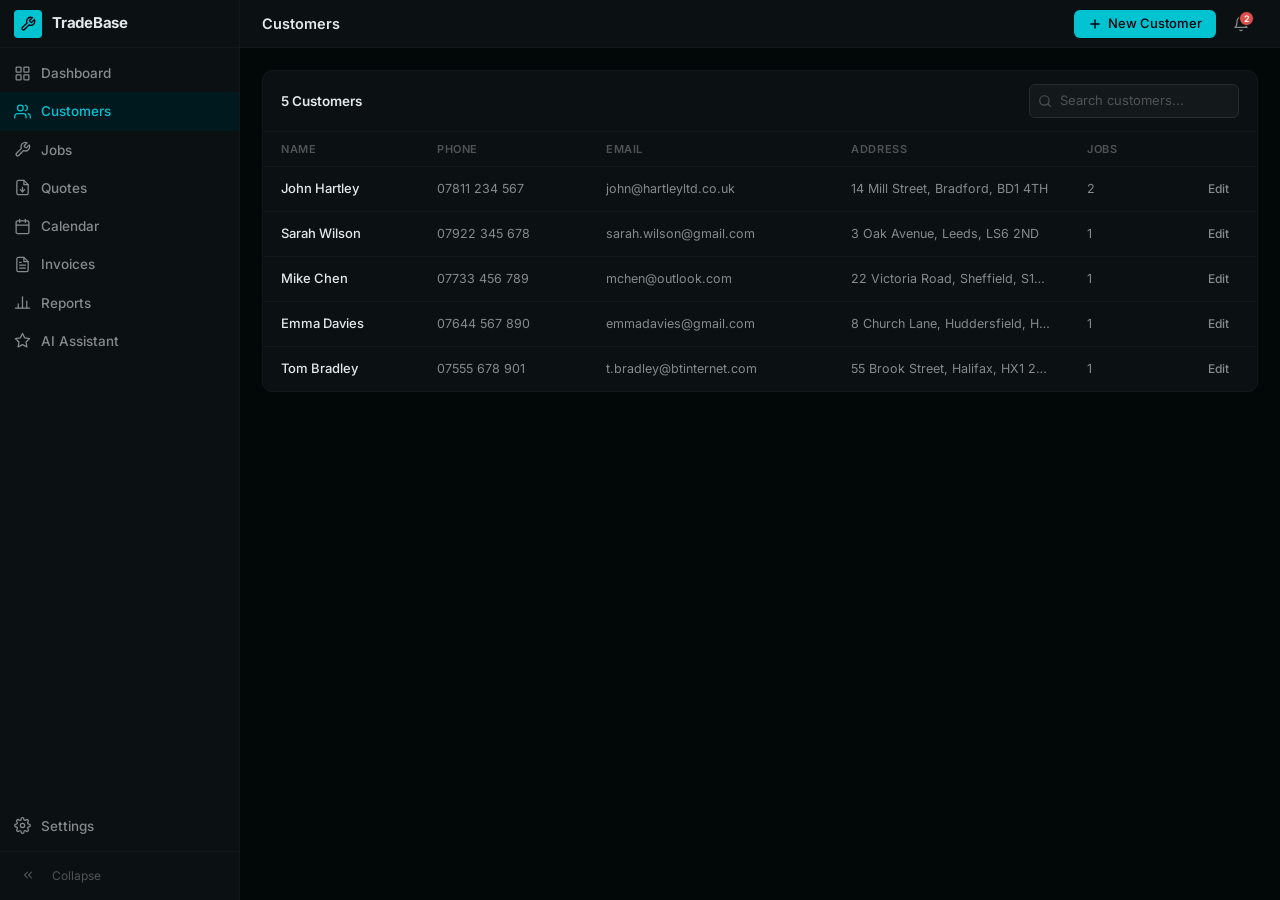
<file: customers.html>
<!DOCTYPE html>
<html lang="en">
<head>
  <meta charset="UTF-8">
  <meta name="viewport" content="width=device-width, initial-scale=1.0">
  <title>Customers — TradeBase</title>
  <link rel="preconnect" href="https://fonts.googleapis.com">
  <link href="https://fonts.googleapis.com/css2?family=Inter:wght@400;500;600;700&display=swap" rel="stylesheet">
  <link rel="stylesheet" href="style.css">
</head>
<body>
<div class="app">
  <div id="sidebarMount"></div>

  <div class="main">
    <header class="topbar">
      <span class="page-title">Customers</span>
      <div class="topbar-right">
        <button class="btn btn-primary" id="newCustomerBtn"><span id="newBtnIcon"></span> New Customer</button>
      </div>
    </header>
    <main class="content">
      <div class="tbl-wrap">
        <div class="tbl-top">
          <span class="tbl-title" id="customerCount">All Customers</span>
          <div class="tbl-actions">
            <div class="search-wrap">
              <svg class="search-icon" viewBox="0 0 24 24" fill="none" stroke="currentColor" stroke-width="2" stroke-linecap="round"><circle cx="11" cy="11" r="8"/><line x1="21" y1="21" x2="16.65" y2="16.65"/></svg>
              <input class="search-input" type="text" placeholder="Search customers..." id="searchInput">
            </div>
          </div>
        </div>
        <table id="customersTable">
          <thead>
            <tr>
              <th>Name</th>
              <th>Phone</th>
              <th class="col-hide-sm">Email</th>
              <th class="col-hide-sm">Address</th>
              <th class="col-hide-sm">Jobs</th>
              <th></th>
            </tr>
          </thead>
          <tbody id="customersTbody"></tbody>
        </table>
        <div id="customersEmpty" class="empty" style="display:none">
          <svg class="empty-icon" viewBox="0 0 24 24" fill="none" stroke="currentColor" stroke-width="1.5"><path d="M17 21v-2a4 4 0 0 0-4-4H5a4 4 0 0 0-4 4v2"/><circle cx="9" cy="7" r="4"/><path d="M23 21v-2a4 4 0 0 0-3-3.87M16 3.13a4 4 0 0 1 0 7.75"/></svg>
          <p class="empty-title">No customers yet</p>
          <p class="empty-desc">Add your first customer to start tracking jobs and invoices.</p>
          <button class="btn btn-primary" id="emptyNewBtn">Add Customer</button>
        </div>
      </div>
    </main>
  </div>
</div>

<!-- Detail drawer -->
<div class="overlay" id="overlay" onclick="closeDetail()"></div>
<div class="drawer" id="detailDrawer">
  <div class="drawer-head">
    <span class="drawer-title" id="detailTitle">Customer</span>
    <button class="close-btn" onclick="closeDetail()">
      <svg width="16" height="16" viewBox="0 0 24 24" fill="none" stroke="currentColor" stroke-width="2.5" stroke-linecap="round"><line x1="18" y1="6" x2="6" y2="18"/><line x1="6" y1="6" x2="18" y2="18"/></svg>
    </button>
  </div>
  <div class="drawer-body" id="detailBody"></div>
  <div class="drawer-foot" id="detailFoot"></div>
</div>

<!-- Form drawer -->
<div class="overlay" id="formOverlay" onclick="closeForm()"></div>
<div class="drawer" id="formDrawer">
  <div class="drawer-head">
    <span class="drawer-title" id="formTitle">New Customer</span>
    <button class="close-btn" onclick="closeForm()">
      <svg width="16" height="16" viewBox="0 0 24 24" fill="none" stroke="currentColor" stroke-width="2.5" stroke-linecap="round"><line x1="18" y1="6" x2="6" y2="18"/><line x1="6" y1="6" x2="18" y2="18"/></svg>
    </button>
  </div>
  <div class="drawer-body">
    <form id="customerForm" class="form-gap">
      <input type="hidden" id="fId">
      <div class="section-label">Contact Details</div>
      <div class="form-grid">
        <div class="form-group span-2">
          <label class="form-label">Full Name *</label>
          <input class="form-ctrl" type="text" id="fName" required placeholder="e.g. John Hartley">
        </div>
        <div class="form-group">
          <label class="form-label">Phone</label>
          <input class="form-ctrl" type="tel" id="fPhone" placeholder="07700 000 000">
        </div>
        <div class="form-group">
          <label class="form-label">Email</label>
          <input class="form-ctrl" type="email" id="fEmail" placeholder="john@example.com">
        </div>
        <div class="form-group span-2">
          <label class="form-label">Address</label>
          <input class="form-ctrl" type="text" id="fAddress" placeholder="14 Mill Street, Bradford, BD1 4TH">
        </div>
        <div class="form-group span-2">
          <label class="form-label">Notes</label>
          <textarea class="form-ctrl" id="fNotes" rows="3" placeholder="Access details, special instructions..."></textarea>
        </div>
      </div>
    </form>
  </div>
  <div class="drawer-foot">
    <button class="btn btn-secondary" onclick="closeForm()">Cancel</button>
    <button class="btn btn-primary" id="saveCustomerBtn">Save Customer</button>
  </div>
</div>

<div class="toast-wrap" id="toastWrap"></div>
<script src="app.js"></script>
<script>
document.getElementById('sidebarMount').outerHTML = sidebarHtml('customers.html');
document.getElementById('newBtnIcon').outerHTML = ICONS.plus;

let activeCustomerId = null;

// ── Render table ──────────────────────────────────────────────────────

function render(filter = '') {
  const customers = DB.getCustomers();
  const jobs      = DB.getJobs();
  const q = filter.toLowerCase();
  const filtered = q
    ? customers.filter(c =>
        c.name.toLowerCase().includes(q) ||
        c.email.toLowerCase().includes(q) ||
        c.phone.toLowerCase().includes(q) ||
        (c.address || '').toLowerCase().includes(q))
    : customers;

  document.getElementById('customerCount').textContent =
    filtered.length === customers.length
      ? `${customers.length} Customer${customers.length !== 1 ? 's' : ''}`
      : `${filtered.length} of ${customers.length} Customers`;

  const tbody  = document.getElementById('customersTbody');
  const empty  = document.getElementById('customersEmpty');
  const table  = document.getElementById('customersTable');

  if (filtered.length === 0) {
    table.style.display = 'none';
    empty.style.display = 'flex';
    return;
  }
  table.style.display = '';
  empty.style.display = 'none';

  tbody.innerHTML = filtered.map((c, i) => {
    const jobCount = jobs.filter(j => j.customerId === c.id).length;
    return `<tr class="row-enter" onclick="openDetail('${c.id}')" style="cursor:pointer;animation-delay:${Math.min(i,10)*25}ms">
      <td><span style="font-weight:500">${escHtml(c.name)}</span></td>
      <td class="td-muted">${escHtml(c.phone || '—')}</td>
      <td class="td-muted col-hide-sm">${escHtml(c.email || '—')}</td>
      <td class="td-muted col-hide-sm" style="max-width:180px;overflow:hidden;text-overflow:ellipsis;white-space:nowrap">${escHtml(c.address || '—')}</td>
      <td class="td-muted col-hide-sm">${jobCount}</td>
      <td class="td-actions" onclick="event.stopPropagation()">
        <button class="btn btn-ghost btn-sm" onclick="openEdit('${c.id}')">Edit</button>
      </td>
    </tr>`;
  }).join('');
}

// ── Detail drawer ─────────────────────────────────────────────────────

function openDetail(id) {
  activeCustomerId = id;
  const c = DB.getCustomer(id);
  if (!c) return;

  const jobs     = DB.getJobsFor(id);
  const invoices = DB.getInvoicesFor(id);
  const total    = invoices.filter(i => i.status === 'paid').reduce((s, i) => s + (i.total || 0), 0);

  document.getElementById('detailTitle').textContent = c.name;

  document.getElementById('detailBody').innerHTML = `
    <div class="section-label" style="margin-top:0">Contact</div>
    <div class="detail-field"><div class="detail-key">Phone</div><div class="detail-val">${c.phone ? `<a href="tel:${escHtml(c.phone)}" style="color:var(--accent)">${escHtml(c.phone)}</a>` : '<span class="muted">—</span>'}</div></div>
    <div class="detail-field"><div class="detail-key">Email</div><div class="detail-val">${c.email ? `<a href="mailto:${escHtml(c.email)}" style="color:var(--accent)">${escHtml(c.email)}</a>` : '<span class="muted">—</span>'}</div></div>
    <div class="detail-field"><div class="detail-key">Address</div><div class="detail-val">${c.address ? escHtml(c.address) : '<span class="muted">—</span>'}</div></div>
    ${c.notes ? `<div class="detail-field"><div class="detail-key">Notes</div><div class="detail-val">${escHtml(c.notes)}</div></div>` : ''}
    <div class="detail-field"><div class="detail-key">Customer Since</div><div class="detail-val">${fmtDate(c.createdAt)}</div></div>

    <div class="section-label">Job History (${jobs.length})</div>
    ${jobs.length === 0
      ? `<p style="color:var(--text-3);font-size:12.5px;padding:8px 0">No jobs on record.</p>`
      : jobs.map(j => `
          <div class="activity-item">
            <div class="activity-dot"></div>
            <div style="flex:1">
              <div class="activity-text"><strong>${escHtml(j.title)}</strong></div>
              <div class="activity-time">${fmtDate(j.date)}</div>
            </div>
            ${badge(j.status)}
          </div>`).join('')}

    <div class="section-label">Invoices (${invoices.length})</div>
    ${invoices.length === 0
      ? `<p style="color:var(--text-3);font-size:12.5px;padding:8px 0">No invoices on record.</p>`
      : invoices.map(inv => `
          <div class="activity-item">
            <div class="activity-dot" style="background:${inv.status === 'paid' ? 'var(--s-done)' : inv.status === 'overdue' ? 'var(--s-due)' : 'var(--accent-dim)'}"></div>
            <div style="flex:1">
              <div class="activity-text"><strong>${escHtml(inv.number)}</strong> &middot; ${fmtMoney(inv.total)}</div>
              <div class="activity-time">Issued ${fmtDate(inv.issuedAt)}</div>
            </div>
            ${badge(inv.status)}
          </div>`).join('')}

    ${invoices.length > 0 ? `<div style="padding:12px 0;border-top:1px solid var(--border-subtle);margin-top:4px;font-size:13px;color:var(--text-2)">Total revenue paid: <strong style="color:var(--text-1)">${fmtMoney(total)}</strong></div>` : ''}
  `;

  document.getElementById('detailFoot').innerHTML = `
    <button class="btn btn-danger btn-sm" onclick="confirmDelete('${c.id}')">Delete</button>
    <a href="invoices.html" class="btn btn-secondary btn-sm">New Invoice</a>
    <button class="btn btn-primary btn-sm" onclick="openEdit('${c.id}')">Edit</button>
  `;

  openDrawer('detailDrawer', 'overlay');
}

function closeDetail() {
  closeDrawer('detailDrawer', 'overlay');
}

// ── Form drawer ───────────────────────────────────────────────────────

function openNew() {
  document.getElementById('formTitle').textContent = 'New Customer';
  document.getElementById('fId').value    = '';
  document.getElementById('fName').value  = '';
  document.getElementById('fPhone').value = '';
  document.getElementById('fEmail').value = '';
  document.getElementById('fAddress').value = '';
  document.getElementById('fNotes').value = '';
  openDrawer('formDrawer', 'formOverlay');
  document.getElementById('fName').focus();
}

function openEdit(id) {
  const c = DB.getCustomer(id);
  if (!c) return;
  document.getElementById('formTitle').textContent  = 'Edit Customer';
  document.getElementById('fId').value    = c.id;
  document.getElementById('fName').value  = c.name;
  document.getElementById('fPhone').value = c.phone || '';
  document.getElementById('fEmail').value = c.email || '';
  document.getElementById('fAddress').value = c.address || '';
  document.getElementById('fNotes').value = c.notes || '';
  closeDetail();
  openDrawer('formDrawer', 'formOverlay');
  document.getElementById('fName').focus();
}

function closeForm() {
  closeDrawer('formDrawer', 'formOverlay');
}

function confirmDelete(id) {
  const c = DB.getCustomer(id);
  if (!c) return;
  if (!confirm(`Delete ${c.name}? This cannot be undone.`)) return;
  DB.deleteCustomer(id);
  closeDetail();
  toast(`${c.name} deleted`);
  render(document.getElementById('searchInput').value);
}

document.getElementById('saveCustomerBtn').addEventListener('click', () => {
  const name = document.getElementById('fName').value.trim();
  if (!name) { toast('Name is required', 'err'); return; }

  const id = document.getElementById('fId').value || uid();
  DB.saveCustomer({
    id,
    name,
    phone:     document.getElementById('fPhone').value.trim(),
    email:     document.getElementById('fEmail').value.trim(),
    address:   document.getElementById('fAddress').value.trim(),
    notes:     document.getElementById('fNotes').value.trim(),
    createdAt: DB.getCustomer(id)?.createdAt || todayISO(),
  });

  closeForm();
  toast(document.getElementById('fId').value ? `${name} updated` : `${name} added`);
  render(document.getElementById('searchInput').value);
});

document.getElementById('newCustomerBtn').addEventListener('click', openNew);
document.getElementById('emptyNewBtn').addEventListener('click', openNew);

document.getElementById('searchInput').addEventListener('input', e => render(e.target.value));

document.addEventListener('keydown', e => {
  if (e.key === 'Escape') { closeDetail(); closeForm(); }
});

render();
</script>
</body>
</html>
</file>
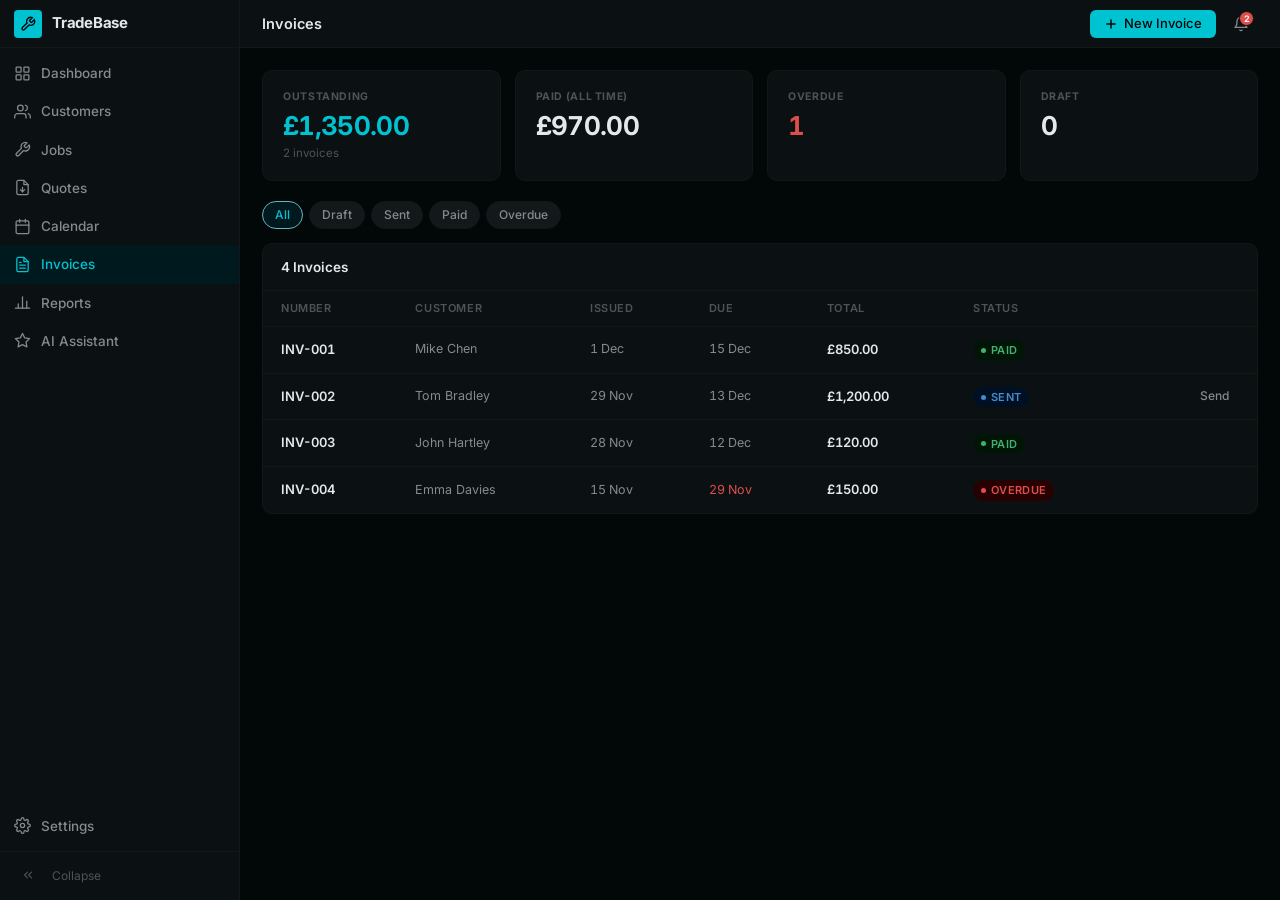
<file: invoices.html>
<!DOCTYPE html>
<html lang="en">
<head>
  <meta charset="UTF-8">
  <meta name="viewport" content="width=device-width, initial-scale=1.0">
  <title>Invoices — TradeBase</title>
  <link rel="preconnect" href="https://fonts.googleapis.com">
  <link href="https://fonts.googleapis.com/css2?family=Inter:wght@400;500;600;700&display=swap" rel="stylesheet">
  <link rel="stylesheet" href="style.css">
  <style>
    @media print {
      .app { display: block; }
      .sidebar, .topbar, .tbl-wrap, .filter-bar, .topbar-right { display: none !important; }
      .main { overflow: visible; }
      .content { padding: 0; overflow: visible; }
      #printArea { display: block !important; }
      body { background: #fff; color: #111; }
    }
  </style>
</head>
<body>
<div class="app">
  <div id="sidebarMount"></div>

  <div class="main">
    <header class="topbar">
      <span class="page-title">Invoices</span>
      <div class="topbar-right">
        <button class="btn btn-primary" id="newInvBtn">
          <svg width="13" height="13" viewBox="0 0 24 24" fill="none" stroke="currentColor" stroke-width="2.5" stroke-linecap="round"><line x1="12" y1="5" x2="12" y2="19"/><line x1="5" y1="12" x2="19" y2="12"/></svg>
          New Invoice
        </button>
      </div>
    </header>
    <main class="content">

      <div class="stats-row" style="grid-template-columns:repeat(4,1fr)">
        <div class="stat-block stat-accent">
          <div class="stat-label">Outstanding</div>
          <div class="stat-value" id="sOutstanding">£0</div>
          <div class="stat-sub" id="sOutstandingSub"></div>
        </div>
        <div class="stat-block">
          <div class="stat-label">Paid (All Time)</div>
          <div class="stat-value" id="sPaid">£0</div>
        </div>
        <div class="stat-block">
          <div class="stat-label">Overdue</div>
          <div class="stat-value" id="sOverdue" style="color:var(--s-due)">0</div>
        </div>
        <div class="stat-block">
          <div class="stat-label">Draft</div>
          <div class="stat-value" id="sDraft">0</div>
        </div>
      </div>

      <div class="filter-bar" id="filterBar">
        <button class="chip active" data-filter="all">All</button>
        <button class="chip" data-filter="draft">Draft</button>
        <button class="chip" data-filter="sent">Sent</button>
        <button class="chip" data-filter="paid">Paid</button>
        <button class="chip" data-filter="overdue">Overdue</button>
      </div>

      <div class="tbl-wrap">
        <div class="tbl-top">
          <span class="tbl-title" id="invCount">All Invoices</span>
        </div>
        <table id="invTable">
          <thead>
            <tr>
              <th>Number</th>
              <th class="col-hide-sm">Customer</th>
              <th class="col-hide-sm">Issued</th>
              <th class="col-hide-sm">Due</th>
              <th>Total</th>
              <th>Status</th>
              <th></th>
            </tr>
          </thead>
          <tbody id="invTbody"></tbody>
        </table>
        <div id="invEmpty" class="empty" style="display:none">
          <svg class="empty-icon" viewBox="0 0 24 24" fill="none" stroke="currentColor" stroke-width="1.5"><path d="M14 2H6a2 2 0 0 0-2 2v16a2 2 0 0 0 2 2h12a2 2 0 0 0 2-2V8z"/><polyline points="14 2 14 8 20 8"/><line x1="16" y1="13" x2="8" y2="13"/><line x1="16" y1="17" x2="8" y2="17"/></svg>
          <p class="empty-title">No invoices</p>
          <p class="empty-desc">Create your first invoice to start tracking payments.</p>
          <button class="btn btn-primary" id="emptyNewBtn">Create Invoice</button>
        </div>
      </div>

    </main>
  </div>
</div>

<!-- View / send drawer -->
<div class="overlay" id="overlay" onclick="closeDetail()"></div>
<div class="drawer" id="detailDrawer">
  <div class="drawer-head">
    <span class="drawer-title" id="detailTitle">Invoice</span>
    <button class="close-btn" onclick="closeDetail()">
      <svg width="16" height="16" viewBox="0 0 24 24" fill="none" stroke="currentColor" stroke-width="2.5" stroke-linecap="round"><line x1="18" y1="6" x2="6" y2="18"/><line x1="6" y1="6" x2="18" y2="18"/></svg>
    </button>
  </div>
  <div class="drawer-body" id="detailBody"></div>
  <div class="drawer-foot" id="detailFoot"></div>
</div>

<!-- Form drawer -->
<div class="overlay" id="formOverlay" onclick="closeForm()"></div>
<div class="drawer" id="formDrawer">
  <div class="drawer-head">
    <span class="drawer-title" id="formTitle">New Invoice</span>
    <button class="close-btn" onclick="closeForm()">
      <svg width="16" height="16" viewBox="0 0 24 24" fill="none" stroke="currentColor" stroke-width="2.5" stroke-linecap="round"><line x1="18" y1="6" x2="6" y2="18"/><line x1="6" y1="6" x2="18" y2="18"/></svg>
    </button>
  </div>
  <div class="drawer-body">
    <div class="form-gap">
      <input type="hidden" id="fId">
      <div class="section-label" style="margin-top:0">Invoice Details</div>
      <div class="form-grid">
        <div class="form-group">
          <label class="form-label">Customer *</label>
          <select class="form-ctrl" id="fCustomer" required></select>
        </div>
        <div class="form-group">
          <label class="form-label">Status</label>
          <select class="form-ctrl" id="fStatus">
            <option value="draft">Draft</option>
            <option value="sent">Sent</option>
            <option value="paid">Paid</option>
            <option value="overdue">Overdue</option>
          </select>
        </div>
        <div class="form-group">
          <label class="form-label">Issue Date</label>
          <input class="form-ctrl" type="date" id="fIssued">
        </div>
        <div class="form-group">
          <label class="form-label">Due Date</label>
          <input class="form-ctrl" type="date" id="fDue">
        </div>
      </div>

      <div class="section-label">Line Items</div>
      <table class="line-tbl">
        <thead>
          <tr>
            <th style="width:50%">Description</th>
            <th style="width:12%">Qty</th>
            <th style="width:18%">Rate (£)</th>
            <th style="width:15%">Total</th>
            <th style="width:5%"></th>
          </tr>
        </thead>
        <tbody id="lineItemsTbody"></tbody>
        <tfoot>
          <tr>
            <td colspan="3" style="text-align:right;padding-right:12px;font-size:12.5px;color:var(--text-2)">Total</td>
            <td id="lineTotal" class="td-num">£0.00</td>
            <td></td>
          </tr>
        </tfoot>
      </table>
      <button class="btn btn-ghost btn-sm" id="addLineBtn" style="color:var(--accent)">
        <svg width="12" height="12" viewBox="0 0 24 24" fill="none" stroke="currentColor" stroke-width="2.5" stroke-linecap="round"><line x1="12" y1="5" x2="12" y2="19"/><line x1="5" y1="12" x2="19" y2="12"/></svg>
        Add line item
      </button>

      <div class="form-group" style="margin-top:8px">
        <label class="form-label">Notes</label>
        <textarea class="form-ctrl" id="fNotes" rows="2" placeholder="Payment terms, additional info..."></textarea>
      </div>
    </div>
  </div>
  <div class="drawer-foot">
    <button class="btn btn-secondary" onclick="closeForm()">Cancel</button>
    <button class="btn btn-primary" id="saveInvBtn">Save Invoice</button>
  </div>
</div>

<!-- Hidden print area -->
<div id="printArea" style="display:none"></div>

<div class="toast-wrap" id="toastWrap"></div>
<script src="app.js"></script>
<script>
document.getElementById('sidebarMount').outerHTML = sidebarHtml('invoices.html');

let activeFilter = 'all';

// ── Stats + Render table ───────────────────────────────────────────────

function renderStats() {
  const invs = DB.getInvoices();
  const outstanding = invs.filter(i => i.status === 'sent' || i.status === 'overdue');
  const outAmt      = outstanding.reduce((s, i) => s + (i.total || 0), 0);
  const paidAmt     = invs.filter(i => i.status === 'paid').reduce((s, i) => s + (i.total || 0), 0);
  const overdueCount = invs.filter(i => i.status === 'overdue').length;
  const draftCount   = invs.filter(i => i.status === 'draft').length;

  document.getElementById('sOutstanding').textContent   = fmtMoney(outAmt);
  document.getElementById('sOutstandingSub').textContent = `${outstanding.length} invoice${outstanding.length !== 1 ? 's' : ''}`;
  document.getElementById('sPaid').textContent           = fmtMoney(paidAmt);
  document.getElementById('sOverdue').textContent        = overdueCount;
  document.getElementById('sDraft').textContent          = draftCount;
}

function render() {
  renderStats();
  const invs = DB.getInvoices();
  const filtered = activeFilter === 'all' ? invs : invs.filter(i => i.status === activeFilter);
  filtered.sort((a, b) => b.issuedAt.localeCompare(a.issuedAt));

  document.getElementById('invCount').textContent = `${filtered.length} Invoice${filtered.length !== 1 ? 's' : ''}`;

  const tbody = document.getElementById('invTbody');
  const empty = document.getElementById('invEmpty');
  const table = document.getElementById('invTable');

  if (filtered.length === 0) { table.style.display = 'none'; empty.style.display = 'flex'; return; }
  table.style.display = ''; empty.style.display = 'none';

  tbody.innerHTML = filtered.map((inv, i) => {
    const c = DB.getCustomer(inv.customerId);
    const isOverdue = inv.status !== 'paid' && inv.dueAt && inv.dueAt < todayISO();
    return `<tr class="row-enter" onclick="openDetail('${inv.id}')" style="cursor:pointer;animation-delay:${Math.min(i,10)*25}ms">
      <td><span style="font-weight:600;font-variant-numeric:tabular-nums">${escHtml(inv.number)}</span></td>
      <td class="td-muted col-hide-sm">${escHtml(c?.name || '—')}</td>
      <td class="td-muted td-num col-hide-sm">${fmtDateShort(inv.issuedAt)}</td>
      <td class="td-muted td-num col-hide-sm${isOverdue ? '" style="color:var(--s-due)' : ''}">${fmtDateShort(inv.dueAt)}</td>
      <td class="td-num" style="font-weight:600">${fmtMoney(inv.total)}</td>
      <td>${badge(inv.status)}</td>
      <td class="td-actions" onclick="event.stopPropagation()">
        ${inv.status === 'draft' || inv.status === 'sent'
          ? `<button class="btn btn-ghost btn-sm" onclick="sendInvoice('${inv.id}')">Send</button>`
          : ''}
      </td>
    </tr>`;
  }).join('');
}

// ── Detail drawer ─────────────────────────────────────────────────────

function openDetail(id) {
  const inv = DB.getInvoice(id);
  if (!inv) return;
  const c    = DB.getCustomer(inv.customerId);
  const settings = DB.getSettings();

  document.getElementById('detailTitle').textContent = inv.number;
  document.getElementById('detailBody').innerHTML = `
    <div style="display:flex;justify-content:space-between;align-items:flex-start;margin-bottom:20px">
      <div>
        <div style="font-size:20px;font-weight:700;letter-spacing:-0.02em">${escHtml(inv.number)}</div>
        <div style="font-size:13px;color:var(--text-3);margin-top:3px">${fmtDate(inv.issuedAt)}</div>
      </div>
      ${badge(inv.status)}
    </div>

    <div class="section-label" style="margin-top:0">Bill To</div>
    <div class="detail-field"><div class="detail-key">Customer</div><div class="detail-val">${escHtml(c?.name || '—')}</div></div>
    <div class="detail-field"><div class="detail-key">Email</div><div class="detail-val">${c?.email ? `<a href="mailto:${escHtml(c.email)}" style="color:var(--accent)">${escHtml(c.email)}</a>` : '—'}</div></div>
    <div class="detail-field"><div class="detail-key">Due Date</div><div class="detail-val">${fmtDate(inv.dueAt) || '—'}</div></div>

    <div class="section-label">Line Items</div>
    <table class="line-tbl">
      <thead><tr><th>Description</th><th>Qty</th><th>Rate</th><th>Total</th></tr></thead>
      <tbody>
        ${inv.lineItems.map(li =>
          `<tr><td>${escHtml(li.desc)}</td><td>${li.qty}</td><td>${fmtMoney(li.rate)}</td><td class="td-num" style="font-weight:600">${fmtMoney(li.total)}</td></tr>`
        ).join('')}
      </tbody>
      <tfoot><tr><td colspan="3" style="text-align:right;padding-right:12px">Total</td><td class="td-num">${fmtMoney(inv.total)}</td></tr></tfoot>
    </table>

    ${inv.notes ? `<div style="margin-top:14px;font-size:12.5px;color:var(--text-2);padding:10px;background:var(--surface-2);border-radius:var(--r)">${escHtml(inv.notes)}</div>` : ''}
  `;

  document.getElementById('detailFoot').innerHTML = `
    <button class="btn btn-danger btn-sm" onclick="confirmDeleteInv('${inv.id}')">Delete</button>
    <button class="btn btn-secondary btn-sm" onclick="printInvoice('${inv.id}')">
      <svg width="12" height="12" viewBox="0 0 24 24" fill="none" stroke="currentColor" stroke-width="2" stroke-linecap="round"><polyline points="6 9 6 2 18 2 18 9"/><path d="M6 18H4a2 2 0 0 1-2-2v-5a2 2 0 0 1 2-2h16a2 2 0 0 1 2 2v5a2 2 0 0 1-2 2h-2"/><rect x="6" y="14" width="12" height="8"/></svg>
      Print
    </button>
    <button class="btn btn-secondary btn-sm" onclick="openEdit('${inv.id}')">Edit</button>
    ${inv.status !== 'paid'
      ? `<button class="btn btn-primary btn-sm" onclick="sendInvoice('${inv.id}')">
          <svg width="12" height="12" viewBox="0 0 24 24" fill="none" stroke="currentColor" stroke-width="2" stroke-linecap="round"><line x1="22" y1="2" x2="11" y2="13"/><polygon points="22 2 15 22 11 13 2 9 22 2"/></svg>
          Send Invoice
        </button>`
      : ''}
  `;

  openDrawer('detailDrawer', 'overlay');
}

function closeDetail() { closeDrawer('detailDrawer', 'overlay'); }

function sendInvoice(id) {
  const inv = DB.getInvoice(id);
  const c   = DB.getCustomer(inv?.customerId);
  if (!inv || !c?.email) { toast('Customer has no email address', 'err'); return; }

  const settings = DB.getSettings();
  const subject  = encodeURIComponent(`Invoice ${inv.number} from ${settings.businessName}`);
  const lines    = inv.lineItems.map(li => `  ${li.desc}: ${fmtMoney(li.total)}`).join('\n');
  const body     = encodeURIComponent(
    `Hi ${c.name.split(' ')[0]},\n\nPlease find your invoice details below:\n\n` +
    `Invoice: ${inv.number}\nDate: ${fmtDate(inv.issuedAt)}\nDue: ${fmtDate(inv.dueAt)}\n\n${lines}\n\nTotal: ${fmtMoney(inv.total)}\n\n` +
    (inv.notes ? `Notes: ${inv.notes}\n\n` : '') +
    `Thank you for your business.\n\n${settings.businessName}`
  );

  window.location.href = `mailto:${c.email}?subject=${subject}&body=${body}`;

  if (inv.status === 'draft') {
    inv.status = 'sent';
    DB.saveInvoice(inv);
    render();
    if (document.getElementById('detailDrawer').classList.contains('open')) openDetail(id);
  }
  toast('Email client opened');
}

function printInvoice(id) {
  const inv = DB.getInvoice(id);
  const c   = DB.getCustomer(inv?.customerId);
  if (!inv) return;
  const settings = DB.getSettings();

  document.getElementById('printArea').innerHTML = `
    <div style="font-family:Inter,system-ui,sans-serif;max-width:680px;margin:40px auto;color:#111">
      <div style="display:flex;justify-content:space-between;align-items:flex-start;margin-bottom:40px">
        <div>
          <h1 style="font-size:28px;font-weight:700;margin-bottom:4px">${escHtml(settings.businessName)}</h1>
          ${settings.address ? `<div style="color:#666;font-size:13px">${escHtml(settings.address)}</div>` : ''}
          ${settings.phone   ? `<div style="color:#666;font-size:13px">${escHtml(settings.phone)}</div>` : ''}
          ${settings.email   ? `<div style="color:#666;font-size:13px">${escHtml(settings.email)}</div>` : ''}
        </div>
        <div style="text-align:right">
          <div style="font-size:24px;font-weight:700">${escHtml(inv.number)}</div>
          <div style="color:#888;margin-top:4px">Issued: ${fmtDate(inv.issuedAt)}</div>
          <div style="color:#888">Due: ${fmtDate(inv.dueAt)}</div>
        </div>
      </div>
      <div style="margin-bottom:32px">
        <div style="font-size:11px;font-weight:700;text-transform:uppercase;letter-spacing:0.06em;color:#888;margin-bottom:6px">Bill To</div>
        <div style="font-weight:600;font-size:15px">${escHtml(c?.name || '—')}</div>
        ${c?.address ? `<div style="color:#666;font-size:13px;margin-top:2px">${escHtml(c.address)}</div>` : ''}
        ${c?.email   ? `<div style="color:#666;font-size:13px">${escHtml(c.email)}</div>` : ''}
      </div>
      <table style="width:100%;border-collapse:collapse;margin-bottom:24px">
        <thead>
          <tr style="border-bottom:2px solid #111">
            <th style="text-align:left;padding:8px 0;font-size:12px;font-weight:700;text-transform:uppercase;letter-spacing:0.05em">Description</th>
            <th style="text-align:right;padding:8px 0;font-size:12px;font-weight:700;text-transform:uppercase;letter-spacing:0.05em">Qty</th>
            <th style="text-align:right;padding:8px 0;font-size:12px;font-weight:700;text-transform:uppercase;letter-spacing:0.05em">Rate</th>
            <th style="text-align:right;padding:8px 0;font-size:12px;font-weight:700;text-transform:uppercase;letter-spacing:0.05em">Total</th>
          </tr>
        </thead>
        <tbody>
          ${inv.lineItems.map(li => `
            <tr style="border-bottom:1px solid #eee">
              <td style="padding:10px 0;font-size:14px">${escHtml(li.desc)}</td>
              <td style="padding:10px 0;text-align:right;font-size:14px">${li.qty}</td>
              <td style="padding:10px 0;text-align:right;font-size:14px">${fmtMoney(li.rate)}</td>
              <td style="padding:10px 0;text-align:right;font-size:14px;font-weight:600">${fmtMoney(li.total)}</td>
            </tr>`).join('')}
        </tbody>
        <tfoot>
          <tr>
            <td colspan="3" style="padding-top:12px;text-align:right;font-weight:700;font-size:15px">Total</td>
            <td style="padding-top:12px;text-align:right;font-weight:700;font-size:18px">${fmtMoney(inv.total)}</td>
          </tr>
        </tfoot>
      </table>
      ${inv.notes ? `<div style="padding:12px;background:#f5f5f5;border-radius:6px;font-size:13px;color:#555">${escHtml(inv.notes)}</div>` : ''}
    </div>`;
  window.print();
}

function confirmDeleteInv(id) {
  const inv = DB.getInvoice(id);
  if (!confirm(`Delete ${inv?.number}?`)) return;
  DB.deleteInvoice(id);
  closeDetail();
  toast('Invoice deleted');
  render();
}

// ── Form drawer ───────────────────────────────────────────────────────

let lineItems = [];

function addLineRow(desc = '', qty = 1, rate = 0) {
  lineItems.push({ desc, qty, rate, total: qty * rate });
  renderLineItems();
}

function removeLineRow(i) {
  lineItems.splice(i, 1);
  renderLineItems();
}

function renderLineItems() {
  const tbody = document.getElementById('lineItemsTbody');
  tbody.innerHTML = lineItems.map((li, i) => `
    <tr>
      <td><input class="form-ctrl" style="padding:5px 8px" type="text" value="${escHtml(li.desc)}" placeholder="Description" oninput="lineItems[${i}].desc=this.value;recalc()"></td>
      <td><input class="form-ctrl" style="padding:5px 8px;width:60px" type="number" min="1" step="1" value="${li.qty}" oninput="lineItems[${i}].qty=parseFloat(this.value)||1;recalc()"></td>
      <td><input class="form-ctrl" style="padding:5px 8px;width:90px" type="number" min="0" step="0.01" value="${li.rate}" oninput="lineItems[${i}].rate=parseFloat(this.value)||0;recalc()"></td>
      <td class="td-num">${fmtMoney(li.total)}</td>
      <td><button class="line-del" onclick="removeLineRow(${i})" title="Remove">✕</button></td>
    </tr>`).join('');
  recalc();
}

function recalc() {
  lineItems.forEach(li => { li.total = (li.qty || 1) * (li.rate || 0); });
  const total = lineItems.reduce((s, li) => s + li.total, 0);
  document.getElementById('lineTotal').textContent = fmtMoney(total);
  // Re-render totals column
  document.querySelectorAll('#lineItemsTbody tr').forEach((row, i) => {
    const cells = row.querySelectorAll('td');
    if (cells[3]) cells[3].textContent = fmtMoney(lineItems[i]?.total || 0);
  });
}

function populateCustomerSelect(selId = '') {
  const sel = document.getElementById('fCustomer');
  sel.innerHTML = '<option value="">Select customer...</option>' +
    DB.getCustomers().map(c =>
      `<option value="${c.id}"${c.id === selId ? ' selected' : ''}>${escHtml(c.name)}</option>`
    ).join('');
}

function openNew() {
  lineItems = [{ desc: 'Labour', qty: 1, rate: 0, total: 0 }];
  document.getElementById('formTitle').textContent = 'New Invoice';
  document.getElementById('fId').value     = '';
  document.getElementById('fStatus').value = 'draft';
  document.getElementById('fIssued').value = todayISO();
  const due = new Date(); due.setDate(due.getDate() + 14);
  document.getElementById('fDue').value    = due.toISOString().slice(0, 10);
  document.getElementById('fNotes').value  = '';
  populateCustomerSelect();
  renderLineItems();
  openDrawer('formDrawer', 'formOverlay');
}

function openEdit(id) {
  const inv = DB.getInvoice(id);
  if (!inv) return;
  lineItems = inv.lineItems.map(li => ({ ...li }));
  document.getElementById('formTitle').textContent = `Edit ${inv.number}`;
  document.getElementById('fId').value     = inv.id;
  document.getElementById('fStatus').value = inv.status;
  document.getElementById('fIssued').value = inv.issuedAt || todayISO();
  document.getElementById('fDue').value    = inv.dueAt || '';
  document.getElementById('fNotes').value  = inv.notes || '';
  populateCustomerSelect(inv.customerId);
  renderLineItems();
  closeDetail();
  openDrawer('formDrawer', 'formOverlay');
}

function closeForm() { closeDrawer('formDrawer', 'formOverlay'); }

document.getElementById('addLineBtn').addEventListener('click', () => {
  addLineRow('', 1, 0);
});

document.getElementById('saveInvBtn').addEventListener('click', () => {
  const customerId = document.getElementById('fCustomer').value;
  if (!customerId) { toast('Please select a customer', 'err'); return; }
  if (lineItems.length === 0) { toast('Add at least one line item', 'err'); return; }

  const id    = document.getElementById('fId').value || uid();
  const total = lineItems.reduce((s, li) => s + li.total, 0);

  DB.saveInvoice({
    id,
    customerId,
    jobId:     DB.getInvoice(id)?.jobId || null,
    number:    DB.getInvoice(id)?.number || DB.nextInvoiceNumber(),
    lineItems: lineItems.map(li => ({ desc: li.desc, qty: li.qty, rate: li.rate, total: li.total })),
    total,
    status:    document.getElementById('fStatus').value,
    issuedAt:  document.getElementById('fIssued').value || todayISO(),
    dueAt:     document.getElementById('fDue').value || '',
    notes:     document.getElementById('fNotes').value.trim(),
  });

  closeForm();
  toast(document.getElementById('fId').value ? 'Invoice updated' : 'Invoice created');
  render();
});

// ── Filters ───────────────────────────────────────────────────────────

document.getElementById('filterBar').addEventListener('click', e => {
  const btn = e.target.closest('.chip');
  if (!btn) return;
  document.querySelectorAll('#filterBar .chip').forEach(c => c.classList.remove('active'));
  btn.classList.add('active');
  activeFilter = btn.dataset.filter;
  render();
});

document.getElementById('newInvBtn').addEventListener('click', openNew);
document.getElementById('emptyNewBtn').addEventListener('click', openNew);
document.addEventListener('keydown', e => { if (e.key === 'Escape') { closeDetail(); closeForm(); } });

render();
</script>
</body>
</html>
</file>
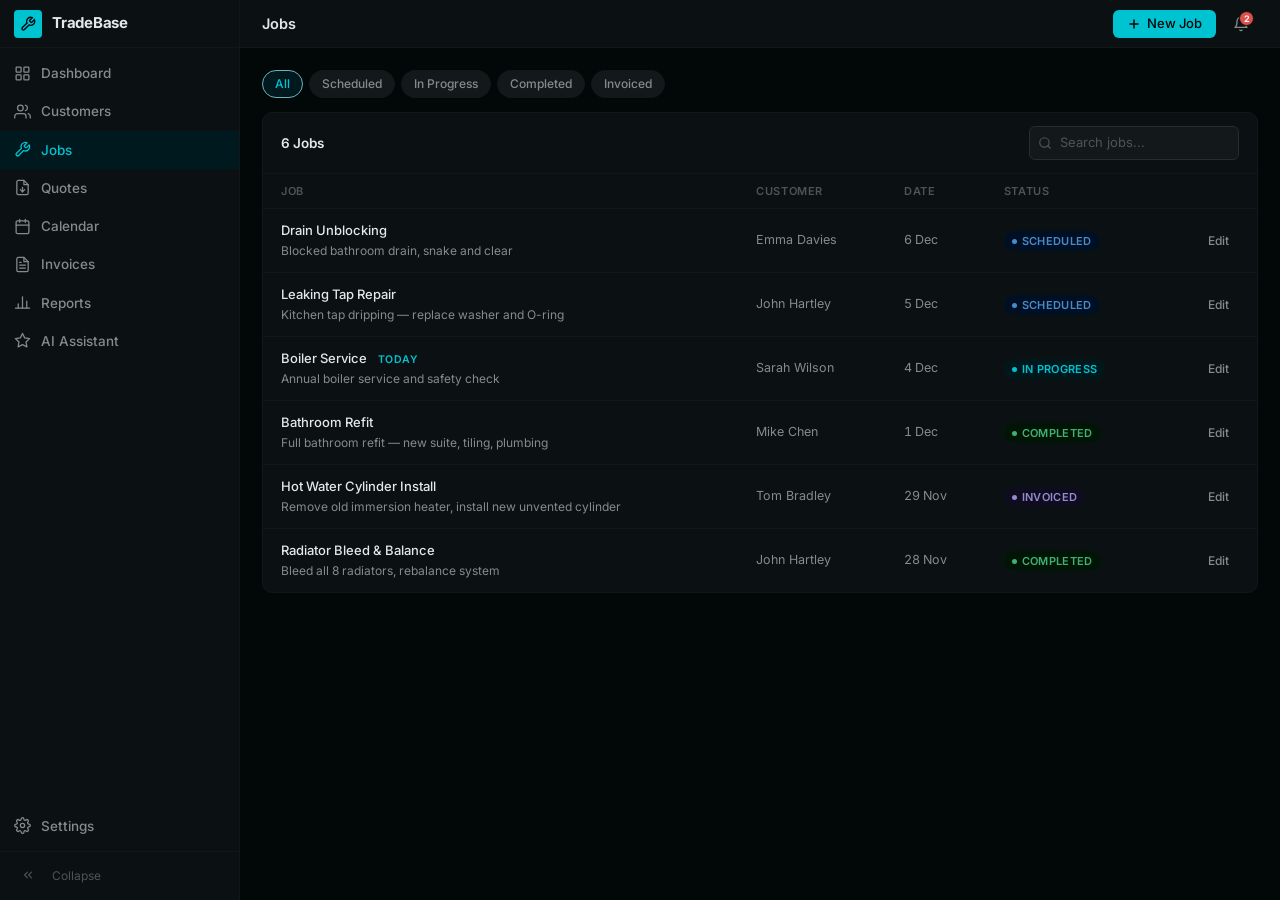
<file: jobs.html>
<!DOCTYPE html>
<html lang="en">
<head>
  <meta charset="UTF-8">
  <meta name="viewport" content="width=device-width, initial-scale=1.0">
  <title>Jobs — TradeBase</title>
  <link rel="preconnect" href="https://fonts.googleapis.com">
  <link href="https://fonts.googleapis.com/css2?family=Inter:wght@400;500;600;700&display=swap" rel="stylesheet">
  <link rel="stylesheet" href="style.css">
</head>
<body>
<div class="app">
  <div id="sidebarMount"></div>

  <div class="main">
    <header class="topbar">
      <span class="page-title">Jobs</span>
      <div class="topbar-right">
        <button class="btn btn-primary" id="newJobBtn">
          <svg width="13" height="13" viewBox="0 0 24 24" fill="none" stroke="currentColor" stroke-width="2.5" stroke-linecap="round"><line x1="12" y1="5" x2="12" y2="19"/><line x1="5" y1="12" x2="19" y2="12"/></svg>
          New Job
        </button>
      </div>
    </header>
    <main class="content">

      <div class="filter-bar" id="filterBar">
        <button class="chip active" data-filter="all">All</button>
        <button class="chip" data-filter="scheduled">Scheduled</button>
        <button class="chip" data-filter="inprogress">In Progress</button>
        <button class="chip" data-filter="completed">Completed</button>
        <button class="chip" data-filter="invoiced">Invoiced</button>
      </div>

      <div class="tbl-wrap">
        <div class="tbl-top">
          <span class="tbl-title" id="jobCount">All Jobs</span>
          <div class="tbl-actions">
            <div class="search-wrap">
              <svg class="search-icon" viewBox="0 0 24 24" fill="none" stroke="currentColor" stroke-width="2" stroke-linecap="round"><circle cx="11" cy="11" r="8"/><line x1="21" y1="21" x2="16.65" y2="16.65"/></svg>
              <input class="search-input" type="text" placeholder="Search jobs..." id="searchInput">
            </div>
          </div>
        </div>
        <table id="jobsTable">
          <thead>
            <tr>
              <th>Job</th>
              <th class="col-hide-sm">Customer</th>
              <th class="col-hide-sm">Date</th>
              <th>Status</th>
              <th></th>
            </tr>
          </thead>
          <tbody id="jobsTbody"></tbody>
        </table>
        <div id="jobsEmpty" class="empty" style="display:none">
          <svg class="empty-icon" viewBox="0 0 24 24" fill="none" stroke="currentColor" stroke-width="1.5"><path d="M14.7 6.3a1 1 0 0 0 0 1.4l1.6 1.6a1 1 0 0 0 1.4 0l3.77-3.77a6 6 0 0 1-7.94 7.94l-6.91 6.91a2.12 2.12 0 0 1-3-3l6.91-6.91a6 6 0 0 1 7.94-7.94l-3.76 3.76z"/></svg>
          <p class="empty-title">No jobs found</p>
          <p class="empty-desc">No jobs match the current filter. Try a different status or add a new job.</p>
          <button class="btn btn-primary" id="emptyNewBtn">Add Job</button>
        </div>
      </div>

    </main>
  </div>
</div>

<!-- Detail drawer -->
<div class="overlay" id="overlay" onclick="closeDetail()"></div>
<div class="drawer" id="detailDrawer">
  <div class="drawer-head">
    <span class="drawer-title" id="detailTitle">Job Detail</span>
    <button class="close-btn" onclick="closeDetail()">
      <svg width="16" height="16" viewBox="0 0 24 24" fill="none" stroke="currentColor" stroke-width="2.5" stroke-linecap="round"><line x1="18" y1="6" x2="6" y2="18"/><line x1="6" y1="6" x2="18" y2="18"/></svg>
    </button>
  </div>
  <div class="drawer-body" id="detailBody"></div>
  <div class="drawer-foot" id="detailFoot"></div>
</div>

<!-- Form drawer -->
<div class="overlay" id="formOverlay" onclick="closeForm()"></div>
<div class="drawer" id="formDrawer">
  <div class="drawer-head">
    <span class="drawer-title" id="formTitle">New Job</span>
    <button class="close-btn" onclick="closeForm()">
      <svg width="16" height="16" viewBox="0 0 24 24" fill="none" stroke="currentColor" stroke-width="2.5" stroke-linecap="round"><line x1="18" y1="6" x2="6" y2="18"/><line x1="6" y1="6" x2="18" y2="18"/></svg>
    </button>
  </div>
  <div class="drawer-body">
    <form id="jobForm" class="form-gap">
      <input type="hidden" id="fId">
      <div class="section-label" style="margin-top:0">Job Details</div>
      <div class="form-grid">
        <div class="form-group span-2">
          <label class="form-label">Job Title *</label>
          <input class="form-ctrl" type="text" id="fTitle" required placeholder="e.g. Boiler Service">
        </div>
        <div class="form-group">
          <label class="form-label">Customer *</label>
          <select class="form-ctrl" id="fCustomer" required>
            <option value="">Select customer...</option>
          </select>
        </div>
        <div class="form-group">
          <label class="form-label">Date</label>
          <input class="form-ctrl" type="date" id="fDate">
        </div>
        <div class="form-group">
          <label class="form-label">Status</label>
          <select class="form-ctrl" id="fStatus">
            <option value="scheduled">Scheduled</option>
            <option value="inprogress">In Progress</option>
            <option value="completed">Completed</option>
            <option value="invoiced">Invoiced</option>
          </select>
        </div>
        <div class="form-group">
          <label class="form-label">Location</label>
          <input class="form-ctrl" type="text" id="fLocation" placeholder="Leave blank to use customer address">
        </div>
        <div class="form-group span-2">
          <label class="form-label">Description</label>
          <textarea class="form-ctrl" id="fDesc" rows="2" placeholder="Work to be carried out..."></textarea>
        </div>
        <div class="form-group span-2">
          <label class="form-label">Notes</label>
          <textarea class="form-ctrl" id="fNotes" rows="2" placeholder="Access details, materials needed..."></textarea>
        </div>
      </div>
    </form>
  </div>
  <div class="drawer-foot">
    <button class="btn btn-secondary" onclick="closeForm()">Cancel</button>
    <button class="btn btn-primary" id="saveJobBtn">Save Job</button>
  </div>
</div>

<div class="toast-wrap" id="toastWrap"></div>
<script src="app.js"></script>
<script>
document.getElementById('sidebarMount').outerHTML = sidebarHtml('jobs.html');

let activeFilter = 'all';
let activeJobId  = null;

// ── Render ──────────────────────────────────────────────────────────────

function render(q = '') {
  const jobs      = DB.getJobs();
  const customers = DB.getCustomers();
  const query     = q.toLowerCase();

  let filtered = activeFilter === 'all' ? jobs : jobs.filter(j => j.status === activeFilter);
  if (query) {
    filtered = filtered.filter(j => {
      const c = DB.getCustomer(j.customerId);
      return j.title.toLowerCase().includes(query) ||
             (c?.name || '').toLowerCase().includes(query) ||
             (j.location || '').toLowerCase().includes(query);
    });
  }
  filtered.sort((a, b) => b.date.localeCompare(a.date));

  document.getElementById('jobCount').textContent =
    `${filtered.length} Job${filtered.length !== 1 ? 's' : ''}${activeFilter !== 'all' ? ` — ${activeFilter}` : ''}`;

  const tbody = document.getElementById('jobsTbody');
  const empty = document.getElementById('jobsEmpty');
  const table = document.getElementById('jobsTable');

  if (filtered.length === 0) {
    table.style.display = 'none';
    empty.style.display = 'flex';
    return;
  }
  table.style.display = '';
  empty.style.display = 'none';

  tbody.innerHTML = filtered.map((j, i) => {
    const c = DB.getCustomer(j.customerId);
    const isToday = j.date === todayISO();
    return `<tr class="row-enter" onclick="openDetail('${j.id}')" style="cursor:pointer;animation-delay:${Math.min(i,10)*25}ms">
      <td>
        <span style="font-weight:500">${escHtml(j.title)}</span>
        ${isToday ? `<span style="font-size:10.5px;font-weight:600;color:var(--accent);margin-left:7px;text-transform:uppercase;letter-spacing:0.04em">Today</span>` : ''}
        ${j.description ? `<br><span class="td-muted" style="font-size:12px">${escHtml(j.description.slice(0, 60))}${j.description.length > 60 ? '...' : ''}</span>` : ''}
      </td>
      <td class="td-muted col-hide-sm">${escHtml(c?.name || '—')}</td>
      <td class="td-muted td-num col-hide-sm">${fmtDateShort(j.date)}</td>
      <td>${badge(j.status)}</td>
      <td class="td-actions" onclick="event.stopPropagation()">
        <button class="btn btn-ghost btn-sm" onclick="openEdit('${j.id}')">Edit</button>
      </td>
    </tr>`;
  }).join('');
}

// ── Detail drawer ─────────────────────────────────────────────────────

function openDetail(id) {
  activeJobId = id;
  const j = DB.getJob(id);
  if (!j) return;
  const c = DB.getCustomer(j.customerId);

  document.getElementById('detailTitle').textContent = j.title;
  document.getElementById('detailBody').innerHTML = `
    <div class="section-label" style="margin-top:0">Details</div>
    <div class="detail-field"><div class="detail-key">Status</div><div class="detail-val">${badge(j.status)}</div></div>
    <div class="detail-field"><div class="detail-key">Date</div><div class="detail-val">${fmtDate(j.date) || '—'}</div></div>
    <div class="detail-field"><div class="detail-key">Customer</div><div class="detail-val">${c ? `<a href="customers.html" style="color:var(--accent)">${escHtml(c.name)}</a>` : '—'}</div></div>
    <div class="detail-field"><div class="detail-key">Location</div><div class="detail-val">${escHtml(j.location || c?.address || '—')}</div></div>
    ${j.description ? `<div class="detail-field"><div class="detail-key">Description</div><div class="detail-val">${escHtml(j.description)}</div></div>` : ''}
    ${j.notes ? `<div class="detail-field"><div class="detail-key">Notes</div><div class="detail-val">${escHtml(j.notes)}</div></div>` : ''}
    <div class="detail-field"><div class="detail-key">Created</div><div class="detail-val">${fmtDate(j.createdAt)}</div></div>

    ${j.invoiceId ? `
    <div class="section-label">Linked Invoice</div>
    <div class="activity-item">
      <div class="activity-dot" style="background:var(--s-done)"></div>
      <div style="flex:1">
        <div class="activity-text"><strong>${escHtml(DB.getInvoice(j.invoiceId)?.number || '?')}</strong> &middot; ${fmtMoney(DB.getInvoice(j.invoiceId)?.total)}</div>
        <div class="activity-time">${badge(DB.getInvoice(j.invoiceId)?.status || 'draft')}</div>
      </div>
    </div>` : ''}

    <div class="section-label">Update Status</div>
    <div style="display:flex;gap:7px;flex-wrap:wrap">
      ${['scheduled','inprogress','completed','invoiced'].map(s =>
        `<button class="chip${j.status === s ? ' active' : ''}" onclick="updateStatus('${j.id}','${s}')">${{scheduled:'Scheduled',inprogress:'In Progress',completed:'Completed',invoiced:'Invoiced'}[s]}</button>`
      ).join('')}
    </div>

    <div class="section-label" style="margin-top:20px">Site Log</div>
    <div id="siteLogList"></div>
    <div class="note-compose" id="noteCompose" style="display:none">
      <textarea id="noteText" rows="3" placeholder="What happened on site today?"></textarea>
      <div class="note-compose-actions">
        <button class="btn btn-primary btn-sm" onclick="submitNote('${j.id}')">Save Note</button>
        <button class="btn btn-ghost btn-sm" onclick="cancelNote()">Cancel</button>
      </div>
    </div>
    <button class="btn btn-ghost btn-sm" id="addNoteBtn" onclick="showNoteCompose()" style="margin-top:8px">+ Add note</button>

    <div class="section-label" style="margin-top:20px">Photos</div>
    <div class="photo-grid" id="photoGrid"></div>
    <label class="btn btn-ghost btn-sm" style="margin-top:10px;cursor:pointer">
      + Add photos
      <input type="file" accept="image/*" multiple style="display:none" id="photoInput">
    </label>
  `;

  renderSiteLog(j);
  renderPhotos(j);
  document.getElementById('photoInput').addEventListener('change', function() {
    handlePhotos(j.id, this.files);
  });

  document.getElementById('detailFoot').innerHTML = `
    <button class="btn btn-danger btn-sm" onclick="confirmDelete('${j.id}')">Delete</button>
    <a href="invoices.html" class="btn btn-secondary btn-sm">Create Invoice</a>
    <button class="btn btn-primary btn-sm" onclick="openEdit('${j.id}')">Edit</button>
  `;

  openDrawer('detailDrawer', 'overlay');
}

function closeDetail() { closeDrawer('detailDrawer', 'overlay'); }

function updateStatus(id, status) {
  const j = DB.getJob(id);
  if (!j) return;
  j.status = status;
  DB.saveJob(j);
  openDetail(id);
  render(document.getElementById('searchInput').value);
  toast('Status updated');
  requestAnimationFrame(() => {
    const b = document.querySelector('#detailBody .badge');
    if (b) {
      b.classList.add('badge-pulse');
      b.addEventListener('animationend', () => b.classList.remove('badge-pulse'), { once: true });
    }
  });
}

function confirmDelete(id) {
  const j = DB.getJob(id);
  if (!confirm(`Delete "${j?.title}"?`)) return;
  DB.deleteJob(id);
  closeDetail();
  toast('Job deleted');
  render(document.getElementById('searchInput').value);
}

// ── Form drawer ───────────────────────────────────────────────────────

function populateCustomerSelect(selectedId = '') {
  const sel = document.getElementById('fCustomer');
  const customers = DB.getCustomers();
  sel.innerHTML = '<option value="">Select customer...</option>' +
    customers.map(c => `<option value="${c.id}"${c.id === selectedId ? ' selected' : ''}>${escHtml(c.name)}</option>`).join('');
}

function openNew() {
  document.getElementById('formTitle').textContent = 'New Job';
  document.getElementById('fId').value    = '';
  document.getElementById('fTitle').value = '';
  document.getElementById('fDate').value  = todayISO();
  document.getElementById('fStatus').value = 'scheduled';
  document.getElementById('fLocation').value = '';
  document.getElementById('fDesc').value  = '';
  document.getElementById('fNotes').value = '';
  populateCustomerSelect();
  openDrawer('formDrawer', 'formOverlay');
  document.getElementById('fTitle').focus();
}

function openEdit(id) {
  const j = DB.getJob(id);
  if (!j) return;
  document.getElementById('formTitle').textContent = 'Edit Job';
  document.getElementById('fId').value     = j.id;
  document.getElementById('fTitle').value  = j.title;
  document.getElementById('fDate').value   = j.date || '';
  document.getElementById('fStatus').value = j.status;
  document.getElementById('fLocation').value = j.location || '';
  document.getElementById('fDesc').value   = j.description || '';
  document.getElementById('fNotes').value  = j.notes || '';
  populateCustomerSelect(j.customerId);
  closeDetail();
  openDrawer('formDrawer', 'formOverlay');
}

function closeForm() { closeDrawer('formDrawer', 'formOverlay'); }

document.getElementById('saveJobBtn').addEventListener('click', () => {
  const title      = document.getElementById('fTitle').value.trim();
  const customerId = document.getElementById('fCustomer').value;
  if (!title)      { toast('Job title is required', 'err'); return; }
  if (!customerId) { toast('Please select a customer', 'err'); return; }

  const id = document.getElementById('fId').value || uid();
  const loc = document.getElementById('fLocation').value.trim();
  const customer = DB.getCustomer(customerId);

  const existing = DB.getJob(id);
  DB.saveJob({
    id,
    title,
    customerId,
    date:        document.getElementById('fDate').value || todayISO(),
    status:      document.getElementById('fStatus').value,
    location:    loc || customer?.address || '',
    description: document.getElementById('fDesc').value.trim(),
    notes:       document.getElementById('fNotes').value.trim(),
    invoiceId:   existing?.invoiceId  || null,
    siteLog:     existing?.siteLog    || [],
    photos:      existing?.photos     || [],
    createdAt:   existing?.createdAt  || todayISO(),
  });

  closeForm();
  toast(document.getElementById('fId').value ? 'Job updated' : 'Job added');
  render(document.getElementById('searchInput').value);
});

// ── Filters ───────────────────────────────────────────────────────────

document.getElementById('filterBar').addEventListener('click', e => {
  const btn = e.target.closest('.chip');
  if (!btn) return;
  document.querySelectorAll('#filterBar .chip').forEach(c => c.classList.remove('active'));
  btn.classList.add('active');
  activeFilter = btn.dataset.filter;
  render(document.getElementById('searchInput').value);
});

// ── Site Log ──────────────────────────────────────────────────────────

function renderSiteLog(job) {
  const list = document.getElementById('siteLogList');
  if (!list) return;
  const notes = (job.siteLog || []).slice().reverse();
  if (!notes.length) {
    list.innerHTML = `<div style="font-size:12.5px;color:var(--text-3);padding:6px 0 2px">No site notes yet.</div>`;
    return;
  }
  list.innerHTML = notes.map(n => `
    <div class="site-note">
      <div class="site-note-dot"></div>
      <div class="site-note-body">
        <div class="site-note-text">${escHtml(n.text)}</div>
        <div class="site-note-time">${new Date(n.createdAt).toLocaleString('en-GB',{day:'numeric',month:'short',hour:'2-digit',minute:'2-digit'})}</div>
      </div>
      <span class="site-note-del" onclick="deleteSiteNote('${job.id}','${n.id}')" title="Delete">×</span>
    </div>`).join('');
}

function showNoteCompose() {
  document.getElementById('noteCompose').style.display = '';
  document.getElementById('addNoteBtn').style.display  = 'none';
  document.getElementById('noteText').focus();
}

function cancelNote() {
  document.getElementById('noteCompose').style.display = 'none';
  document.getElementById('addNoteBtn').style.display  = '';
  document.getElementById('noteText').value = '';
}

function submitNote(jobId) {
  const text = document.getElementById('noteText').value.trim();
  if (!text) { toast('Note cannot be empty', 'err'); return; }
  const j = DB.getJob(jobId);
  if (!j) return;
  j.siteLog = j.siteLog || [];
  j.siteLog.push({ id: uid(), text, createdAt: new Date().toISOString() });
  DB.saveJob(j);
  renderSiteLog(j);
  cancelNote();
  toast('Note added');
}

function deleteSiteNote(jobId, noteId) {
  const j = DB.getJob(jobId);
  if (!j) return;
  j.siteLog = (j.siteLog || []).filter(n => n.id !== noteId);
  DB.saveJob(j);
  renderSiteLog(j);
}

// ── Photos ────────────────────────────────────────────────────────────

function renderPhotos(job) {
  const grid = document.getElementById('photoGrid');
  if (!grid) return;
  const photos = job.photos || [];
  if (!photos.length) {
    grid.innerHTML = `<div style="font-size:12.5px;color:var(--text-3);padding:4px 0;grid-column:1/-1">No photos yet.</div>`;
    return;
  }
  grid.innerHTML = photos.map(p =>
    `<div class="photo-thumb" data-photoid="${p.id}" title="${escHtml(p.name || '')}">
      <img src="${p.dataUrl}" alt="${escHtml(p.name || 'photo')}">
    </div>`
  ).join('');
  grid.querySelectorAll('.photo-thumb').forEach(el => {
    el.addEventListener('click', () => {
      const photo = (DB.getJob(activeJobId)?.photos || []).find(p => p.id === el.dataset.photoid);
      if (photo) showLightbox(photo.dataUrl);
    });
  });
}

function resizeImage(file, maxPx = 900) {
  return new Promise((resolve, reject) => {
    const reader = new FileReader();
    reader.onerror = reject;
    reader.onload = e => {
      const img = new Image();
      img.onerror = reject;
      img.onload = () => {
        const scale = Math.min(1, maxPx / Math.max(img.width, img.height));
        const w = Math.round(img.width * scale);
        const h = Math.round(img.height * scale);
        const canvas = document.createElement('canvas');
        canvas.width = w; canvas.height = h;
        canvas.getContext('2d').drawImage(img, 0, 0, w, h);
        resolve({ dataUrl: canvas.toDataURL('image/jpeg', 0.82), name: file.name });
      };
      img.src = e.target.result;
    };
    reader.readAsDataURL(file);
  });
}

async function handlePhotos(jobId, files) {
  if (!files || !files.length) return;
  const j = DB.getJob(jobId);
  if (!j) return;
  j.photos = j.photos || [];
  let added = 0;
  for (const file of files) {
    try {
      const { dataUrl, name } = await resizeImage(file);
      j.photos.push({ id: uid(), name, dataUrl, createdAt: new Date().toISOString() });
      added++;
    } catch { toast('Could not read ' + file.name, 'err'); }
  }
  if (added) {
    DB.saveJob(j);
    renderPhotos(j);
    toast(`${added} photo${added > 1 ? 's' : ''} added`);
  }
  document.getElementById('photoInput').value = '';
}

function showLightbox(dataUrl) {
  const lb = document.createElement('div');
  lb.className = 'photo-lightbox';
  lb.innerHTML = `<img src="${dataUrl}" alt="Site photo">`;
  lb.addEventListener('click', () => lb.remove());
  const esc = e => { if (e.key === 'Escape') { lb.remove(); document.removeEventListener('keydown', esc); } };
  document.addEventListener('keydown', esc);
  document.body.appendChild(lb);
}

// ── Events ────────────────────────────────────────────────────────────

document.getElementById('newJobBtn').addEventListener('click', openNew);
document.getElementById('emptyNewBtn').addEventListener('click', openNew);
document.getElementById('searchInput').addEventListener('input', e => render(e.target.value));
document.addEventListener('keydown', e => { if (e.key === 'Escape') { closeDetail(); closeForm(); } });
window.addEventListener('tb:opennew', e => { if (e.detail === 'job') openNew(); });

render();
</script>
</body>
</html>
</file>
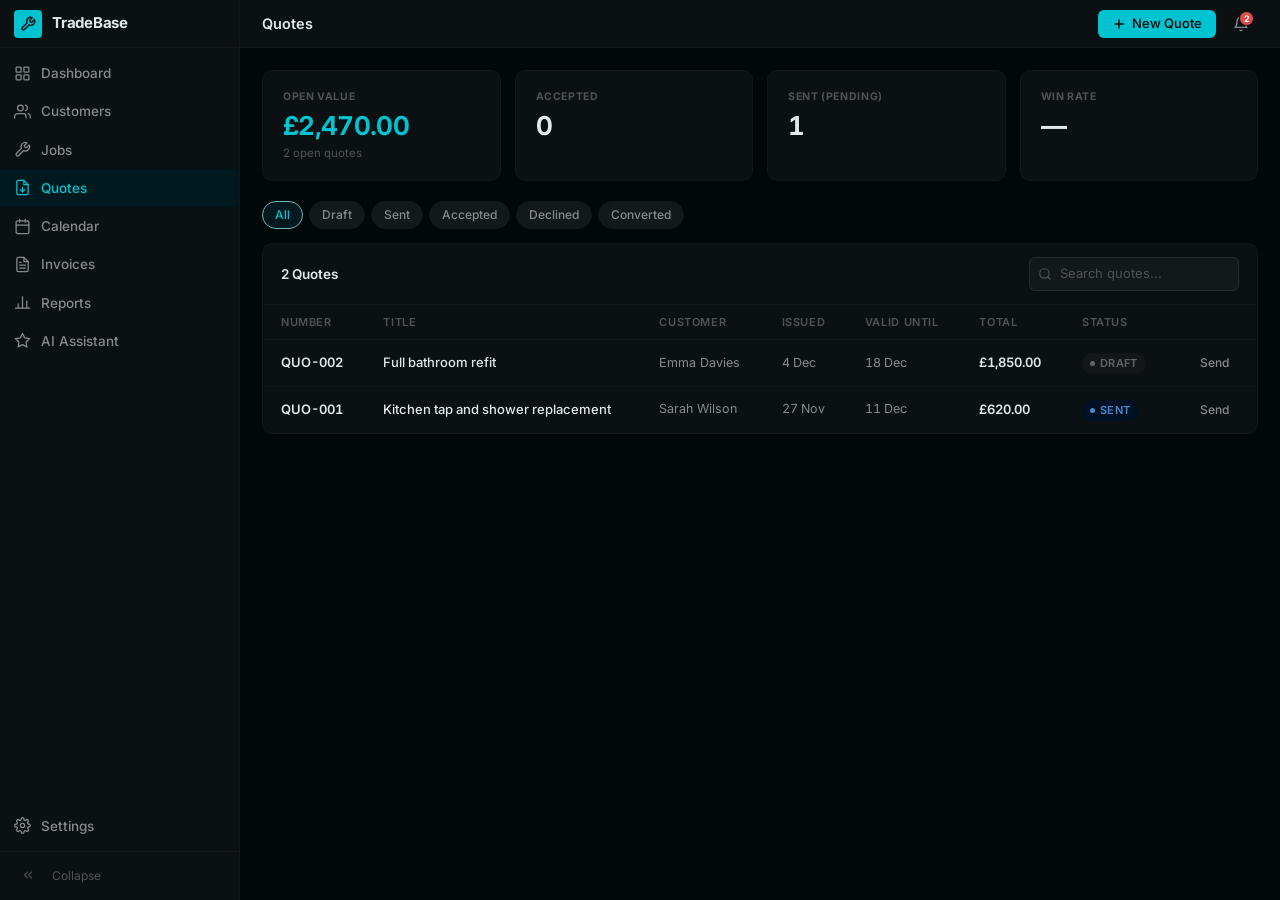
<file: quotes.html>
<!DOCTYPE html>
<html lang="en">
<head>
  <meta charset="UTF-8">
  <meta name="viewport" content="width=device-width, initial-scale=1.0">
  <title>Quotes — TradeBase</title>
  <link rel="preconnect" href="https://fonts.googleapis.com">
  <link href="https://fonts.googleapis.com/css2?family=Inter:wght@400;500;600;700&display=swap" rel="stylesheet">
  <link rel="stylesheet" href="style.css">
  <style>
    @media print {
      .app { display: block; }
      .sidebar, .topbar, .tbl-wrap, .filter-bar, .topbar-right { display: none !important; }
      .main { overflow: visible; }
      .content { padding: 0; overflow: visible; }
      #printArea { display: block !important; }
      body { background: #fff; color: #111; }
    }
  </style>
</head>
<body>
<div class="app">
  <div id="sidebarMount"></div>

  <div class="main">
    <header class="topbar">
      <span class="page-title">Quotes</span>
      <div class="topbar-right">
        <button class="btn btn-primary" id="newQuoteBtn">
          <svg width="13" height="13" viewBox="0 0 24 24" fill="none" stroke="currentColor" stroke-width="2.5" stroke-linecap="round"><line x1="12" y1="5" x2="12" y2="19"/><line x1="5" y1="12" x2="19" y2="12"/></svg>
          New Quote
        </button>
      </div>
    </header>
    <main class="content">

      <div class="stats-row" style="grid-template-columns:repeat(4,1fr)">
        <div class="stat-block stat-accent">
          <div class="stat-label">Open Value</div>
          <div class="stat-value" id="sOpenVal">£0</div>
          <div class="stat-sub" id="sOpenSub"></div>
        </div>
        <div class="stat-block">
          <div class="stat-label">Accepted</div>
          <div class="stat-value" id="sAccepted">0</div>
        </div>
        <div class="stat-block">
          <div class="stat-label">Sent (Pending)</div>
          <div class="stat-value" id="sSent">0</div>
        </div>
        <div class="stat-block">
          <div class="stat-label">Win Rate</div>
          <div class="stat-value" id="sWinRate">—</div>
        </div>
      </div>

      <div class="filter-bar" id="filterBar">
        <button class="chip active" data-filter="all">All</button>
        <button class="chip" data-filter="draft">Draft</button>
        <button class="chip" data-filter="sent">Sent</button>
        <button class="chip" data-filter="accepted">Accepted</button>
        <button class="chip" data-filter="declined">Declined</button>
        <button class="chip" data-filter="converted">Converted</button>
      </div>

      <div class="tbl-wrap">
        <div class="tbl-top">
          <span class="tbl-title" id="quoteCount">All Quotes</span>
          <div class="tbl-actions">
            <div class="search-wrap">
              <svg class="search-icon" viewBox="0 0 24 24" fill="none" stroke="currentColor" stroke-width="2" stroke-linecap="round"><circle cx="11" cy="11" r="8"/><line x1="21" y1="21" x2="16.65" y2="16.65"/></svg>
              <input class="search-input" type="text" placeholder="Search quotes..." id="searchInput">
            </div>
          </div>
        </div>
        <table id="quoteTable">
          <thead>
            <tr>
              <th>Number</th>
              <th class="col-hide-sm">Title</th>
              <th class="col-hide-sm">Customer</th>
              <th class="col-hide-sm">Issued</th>
              <th class="col-hide-sm">Valid Until</th>
              <th>Total</th>
              <th>Status</th>
              <th></th>
            </tr>
          </thead>
          <tbody id="quoteTbody"></tbody>
        </table>
        <div id="quoteEmpty" class="empty" style="display:none">
          <svg class="empty-icon" viewBox="0 0 24 24" fill="none" stroke="currentColor" stroke-width="1.5"><path d="M14 2H6a2 2 0 0 0-2 2v16a2 2 0 0 0 2 2h12a2 2 0 0 0 2-2V8z"/><polyline points="14 2 14 8 20 8"/><polyline points="9 15 12 18 15 15"/><line x1="12" y1="12" x2="12" y2="18"/></svg>
          <p class="empty-title">No quotes yet</p>
          <p class="empty-desc">Create a quote to send to a customer before you start the job.</p>
          <button class="btn btn-primary" id="emptyNewBtn">New Quote</button>
        </div>
      </div>

    </main>
  </div>
</div>

<!-- Detail drawer -->
<div class="overlay" id="overlay" onclick="closeDetail()"></div>
<div class="drawer" id="detailDrawer">
  <div class="drawer-head">
    <span class="drawer-title" id="detailTitle">Quote</span>
    <button class="close-btn" onclick="closeDetail()">
      <svg width="16" height="16" viewBox="0 0 24 24" fill="none" stroke="currentColor" stroke-width="2.5" stroke-linecap="round"><line x1="18" y1="6" x2="6" y2="18"/><line x1="6" y1="6" x2="18" y2="18"/></svg>
    </button>
  </div>
  <div class="drawer-body" id="detailBody"></div>
  <div class="drawer-foot" id="detailFoot"></div>
</div>

<!-- Form drawer -->
<div class="overlay" id="formOverlay" onclick="closeForm()"></div>
<div class="drawer" id="formDrawer">
  <div class="drawer-head">
    <span class="drawer-title" id="formTitle">New Quote</span>
    <button class="close-btn" onclick="closeForm()">
      <svg width="16" height="16" viewBox="0 0 24 24" fill="none" stroke="currentColor" stroke-width="2.5" stroke-linecap="round"><line x1="18" y1="6" x2="6" y2="18"/><line x1="6" y1="6" x2="18" y2="18"/></svg>
    </button>
  </div>
  <div class="drawer-body">
    <div class="form-gap">
      <input type="hidden" id="fId">
      <div class="section-label" style="margin-top:0">Quote Details</div>
      <div class="form-grid">
        <div class="form-group span-2">
          <label class="form-label">Title / Description *</label>
          <input class="form-ctrl" type="text" id="fTitle" placeholder="e.g. Bathroom refit quote">
        </div>
        <div class="form-group">
          <label class="form-label">Customer *</label>
          <select class="form-ctrl" id="fCustomer"></select>
        </div>
        <div class="form-group">
          <label class="form-label">Status</label>
          <select class="form-ctrl" id="fStatus">
            <option value="draft">Draft</option>
            <option value="sent">Sent</option>
            <option value="accepted">Accepted</option>
            <option value="declined">Declined</option>
          </select>
        </div>
        <div class="form-group">
          <label class="form-label">Issue Date</label>
          <input class="form-ctrl" type="date" id="fIssued">
        </div>
        <div class="form-group">
          <label class="form-label">Valid Until</label>
          <input class="form-ctrl" type="date" id="fValid">
        </div>
      </div>

      <div class="section-label">Line Items</div>
      <table class="line-tbl">
        <thead>
          <tr>
            <th style="width:50%">Description</th>
            <th style="width:12%">Qty</th>
            <th style="width:18%">Rate (£)</th>
            <th style="width:15%">Total</th>
            <th style="width:5%"></th>
          </tr>
        </thead>
        <tbody id="lineItemsTbody"></tbody>
        <tfoot>
          <tr>
            <td colspan="3" style="text-align:right;padding-right:12px;font-size:12.5px;color:var(--text-2)">Total</td>
            <td id="lineTotal" class="td-num">£0.00</td>
            <td></td>
          </tr>
        </tfoot>
      </table>
      <button class="btn btn-ghost btn-sm" id="addLineBtn" style="color:var(--accent)">
        <svg width="12" height="12" viewBox="0 0 24 24" fill="none" stroke="currentColor" stroke-width="2.5" stroke-linecap="round"><line x1="12" y1="5" x2="12" y2="19"/><line x1="5" y1="12" x2="19" y2="12"/></svg>
        Add line item
      </button>

      <div class="form-group" style="margin-top:8px">
        <label class="form-label">Notes</label>
        <textarea class="form-ctrl" id="fNotes" rows="2" placeholder="Validity period, exclusions, assumptions..."></textarea>
      </div>
    </div>
  </div>
  <div class="drawer-foot">
    <button class="btn btn-secondary" onclick="closeForm()">Cancel</button>
    <button class="btn btn-primary" id="saveQuoteBtn">Save Quote</button>
  </div>
</div>

<div id="printArea" style="display:none"></div>
<div class="toast-wrap" id="toastWrap"></div>
<script src="app.js"></script>
<script>
document.getElementById('sidebarMount').outerHTML = sidebarHtml('quotes.html');

let activeFilter = 'all';

// ── Stats ─────────────────────────────────────────────────────────────

function renderStats() {
  const quotes   = DB.getQuotes();
  const open     = quotes.filter(q => q.status === 'draft' || q.status === 'sent');
  const accepted = quotes.filter(q => q.status === 'accepted');
  const sent     = quotes.filter(q => q.status === 'sent');
  const decided  = quotes.filter(q => q.status === 'accepted' || q.status === 'declined');
  const winRate  = decided.length > 0 ? Math.round((accepted.length / decided.length) * 100) : null;

  document.getElementById('sOpenVal').textContent = fmtMoney(open.reduce((s, q) => s + (q.total || 0), 0));
  document.getElementById('sOpenSub').textContent = `${open.length} open quote${open.length !== 1 ? 's' : ''}`;
  document.getElementById('sAccepted').textContent = accepted.length;
  document.getElementById('sSent').textContent = sent.length;
  document.getElementById('sWinRate').textContent = winRate !== null ? `${winRate}%` : '—';
}

// ── Render table ──────────────────────────────────────────────────────

function render(q = '') {
  renderStats();
  const quotes = DB.getQuotes();
  const query  = q.toLowerCase();
  let filtered = activeFilter === 'all' ? quotes : quotes.filter(v => v.status === activeFilter);
  if (query) filtered = filtered.filter(v => {
    const c = DB.getCustomer(v.customerId);
    return v.title.toLowerCase().includes(query) || v.number.toLowerCase().includes(query) || (c?.name || '').toLowerCase().includes(query);
  });
  filtered.sort((a, b) => b.issuedAt.localeCompare(a.issuedAt));

  document.getElementById('quoteCount').textContent = `${filtered.length} Quote${filtered.length !== 1 ? 's' : ''}`;

  const tbody = document.getElementById('quoteTbody');
  const empty = document.getElementById('quoteEmpty');
  const table = document.getElementById('quoteTable');

  if (filtered.length === 0) { table.style.display = 'none'; empty.style.display = 'flex'; return; }
  table.style.display = ''; empty.style.display = 'none';

  const today = todayISO();
  tbody.innerHTML = filtered.map((v, i) => {
    const c     = DB.getCustomer(v.customerId);
    const expd  = v.status === 'sent' && v.validUntil && v.validUntil < today;
    return `<tr class="row-enter" onclick="openDetail('${v.id}')" style="cursor:pointer;animation-delay:${Math.min(i,10)*25}ms">
      <td><span style="font-weight:600;font-variant-numeric:tabular-nums">${escHtml(v.number)}</span></td>
      <td class="col-hide-sm"><span style="font-weight:500">${escHtml(v.title)}</span></td>
      <td class="td-muted col-hide-sm">${escHtml(c?.name || '—')}</td>
      <td class="td-muted td-num col-hide-sm">${fmtDateShort(v.issuedAt)}</td>
      <td class="td-muted td-num col-hide-sm${expd ? '" style="color:var(--s-due)' : ''}">${fmtDateShort(v.validUntil)}${expd ? ' <span style="font-size:10px">(expired)</span>' : ''}</td>
      <td class="td-num" style="font-weight:600">${fmtMoney(v.total)}</td>
      <td>${badge(v.status)}</td>
      <td class="td-actions" onclick="event.stopPropagation()">
        ${v.status !== 'converted' ? `<button class="btn btn-ghost btn-sm" onclick="sendQuote('${v.id}')">Send</button>` : ''}
      </td>
    </tr>`;
  }).join('');
}

// ── Detail drawer ─────────────────────────────────────────────────────

function openDetail(id) {
  const q = DB.getQuote(id);
  if (!q) return;
  const c = DB.getCustomer(q.customerId);

  document.getElementById('detailTitle').textContent = q.number;
  document.getElementById('detailBody').innerHTML = `
    <div style="display:flex;justify-content:space-between;align-items:flex-start;margin-bottom:20px">
      <div>
        <div style="font-size:20px;font-weight:700;letter-spacing:-0.02em">${escHtml(q.number)}</div>
        <div style="font-size:13px;color:var(--text-3);margin-top:3px">${escHtml(q.title)}</div>
      </div>
      ${badge(q.status)}
    </div>

    <div class="section-label" style="margin-top:0">Details</div>
    <div class="detail-field"><div class="detail-key">Customer</div><div class="detail-val">${escHtml(c?.name || '—')}</div></div>
    <div class="detail-field"><div class="detail-key">Email</div><div class="detail-val">${c?.email ? `<a href="mailto:${escHtml(c.email)}" style="color:var(--accent)">${escHtml(c.email)}</a>` : '—'}</div></div>
    <div class="detail-field"><div class="detail-key">Issued</div><div class="detail-val">${fmtDate(q.issuedAt)}</div></div>
    <div class="detail-field"><div class="detail-key">Valid Until</div><div class="detail-val">${fmtDate(q.validUntil) || '—'}</div></div>

    <div class="section-label">Line Items</div>
    <table class="line-tbl">
      <thead><tr><th>Description</th><th>Qty</th><th>Rate</th><th>Total</th></tr></thead>
      <tbody>
        ${q.lineItems.map(li => `<tr><td>${escHtml(li.desc)}</td><td>${li.qty}</td><td>${fmtMoney(li.rate)}</td><td class="td-num" style="font-weight:600">${fmtMoney(li.total)}</td></tr>`).join('')}
      </tbody>
      <tfoot><tr><td colspan="3" style="text-align:right;padding-right:12px">Total</td><td class="td-num">${fmtMoney(q.total)}</td></tr></tfoot>
    </table>
    ${q.notes ? `<div style="margin-top:14px;font-size:12.5px;color:var(--text-2);padding:10px;background:var(--surface-2);border-radius:var(--r)">${escHtml(q.notes)}</div>` : ''}

    ${q.status !== 'converted' ? `
    <div class="section-label">Update Status</div>
    <div style="display:flex;gap:7px;flex-wrap:wrap">
      ${['draft','sent','accepted','declined'].map(s =>
        `<button class="chip${q.status === s ? ' active' : ''}" onclick="updateStatus('${q.id}','${s}')">${{draft:'Draft',sent:'Sent',accepted:'Accepted',declined:'Declined'}[s]}</button>`
      ).join('')}
    </div>` : ''}
  `;

  const canConvert = q.status === 'accepted' && !q.convertedTo;
  document.getElementById('detailFoot').innerHTML = `
    <button class="btn btn-danger btn-sm" onclick="confirmDelete('${q.id}')">Delete</button>
    <button class="btn btn-secondary btn-sm" onclick="printQuote('${q.id}')">Print</button>
    <button class="btn btn-secondary btn-sm" onclick="openEdit('${q.id}')">Edit</button>
    ${q.status !== 'converted' ? `<button class="btn btn-secondary btn-sm" onclick="sendQuote('${q.id}')">Send</button>` : ''}
    ${canConvert ? `<button class="btn btn-primary btn-sm" onclick="convertToInvoice('${q.id}')">Convert to Invoice</button>` : ''}
  `;

  openDrawer('detailDrawer', 'overlay');
}

function closeDetail() { closeDrawer('detailDrawer', 'overlay'); }

function updateStatus(id, status) {
  const q = DB.getQuote(id); if (!q) return;
  q.status = status; DB.saveQuote(q);
  openDetail(id); render(document.getElementById('searchInput').value);
  toast('Status updated');
}

function confirmDelete(id) {
  const q = DB.getQuote(id);
  if (!confirm(`Delete ${q?.number}?`)) return;
  DB.deleteQuote(id); closeDetail(); toast('Quote deleted');
  render(document.getElementById('searchInput').value);
}

function sendQuote(id) {
  const q = DB.getQuote(id);
  const c = DB.getCustomer(q?.customerId);
  if (!q || !c?.email) { toast('Customer has no email address', 'err'); return; }

  const settings = DB.getSettings();
  const subject  = encodeURIComponent(`Quote ${q.number} from ${settings.businessName}`);
  const lines    = q.lineItems.map(li => `  ${li.desc}: ${fmtMoney(li.total)}`).join('\n');
  const validity = q.validUntil ? `\nValid Until: ${fmtDate(q.validUntil)}` : '';
  const body     = encodeURIComponent(
    `Hi ${c.name.split(' ')[0]},\n\nPlease find your quote details below:\n\n` +
    `Quote: ${q.number}\nDate: ${fmtDate(q.issuedAt)}${validity}\n\n${lines}\n\nTotal: ${fmtMoney(q.total)}\n\n` +
    (q.notes ? `Notes: ${q.notes}\n\n` : '') +
    `To accept this quote, please reply to this email.\n\n${settings.businessName}`
  );

  window.location.href = `mailto:${c.email}?subject=${subject}&body=${body}`;

  if (q.status === 'draft') { q.status = 'sent'; DB.saveQuote(q); render(); if (document.getElementById('detailDrawer').classList.contains('open')) openDetail(id); }
  toast('Email client opened');
}

function convertToInvoice(id) {
  const q = DB.getQuote(id); if (!q) return;
  if (!confirm(`Convert ${q.number} to an invoice? The quote will be marked as Converted.`)) return;

  const settings = DB.getSettings();
  const dueDate  = new Date();
  dueDate.setDate(dueDate.getDate() + parseInt(settings.paymentTerms || '14', 10));

  const invId = uid();
  DB.saveInvoice({
    id:        invId,
    customerId: q.customerId,
    jobId:     null,
    number:    DB.nextInvoiceNumber(),
    lineItems: q.lineItems.map(li => ({ ...li })),
    total:     q.total,
    status:    'draft',
    issuedAt:  todayISO(),
    dueAt:     dueDate.toISOString().slice(0, 10),
    notes:     settings.defaultNotes || '',
  });

  q.status      = 'converted';
  q.convertedTo = invId;
  DB.saveQuote(q);

  closeDetail(); render();
  toast(`Converted to ${DB.getInvoice(invId)?.number} — go to Invoices to send it`);
}

function printQuote(id) {
  const q = DB.getQuote(id);
  const c = DB.getCustomer(q?.customerId);
  if (!q) return;
  const settings = DB.getSettings();

  document.getElementById('printArea').innerHTML = `
    <div style="font-family:Inter,system-ui,sans-serif;max-width:680px;margin:40px auto;color:#111">
      <div style="display:flex;justify-content:space-between;align-items:flex-start;margin-bottom:40px">
        <div>
          <h1 style="font-size:28px;font-weight:700;margin-bottom:4px">${escHtml(settings.businessName)}</h1>
          ${settings.address ? `<div style="color:#666;font-size:13px;white-space:pre-line">${escHtml(settings.address)}</div>` : ''}
          ${settings.phone   ? `<div style="color:#666;font-size:13px">${escHtml(settings.phone)}</div>` : ''}
          ${settings.email   ? `<div style="color:#666;font-size:13px">${escHtml(settings.email)}</div>` : ''}
        </div>
        <div style="text-align:right">
          <div style="font-size:10px;font-weight:700;text-transform:uppercase;letter-spacing:0.1em;color:#999;margin-bottom:4px">Estimate / Quote</div>
          <div style="font-size:24px;font-weight:700">${escHtml(q.number)}</div>
          <div style="color:#888;margin-top:4px">Issued: ${fmtDate(q.issuedAt)}</div>
          ${q.validUntil ? `<div style="color:#888">Valid Until: ${fmtDate(q.validUntil)}</div>` : ''}
        </div>
      </div>
      <div style="margin-bottom:24px">
        <div style="font-size:11px;font-weight:700;text-transform:uppercase;letter-spacing:0.06em;color:#888;margin-bottom:6px">Prepared For</div>
        <div style="font-weight:600;font-size:15px">${escHtml(c?.name || '—')}</div>
        ${c?.address ? `<div style="color:#666;font-size:13px;margin-top:2px">${escHtml(c.address)}</div>` : ''}
      </div>
      <div style="margin-bottom:12px;font-size:15px;font-weight:600;color:#111">${escHtml(q.title)}</div>
      <table style="width:100%;border-collapse:collapse;margin-bottom:24px">
        <thead>
          <tr style="border-bottom:2px solid #111">
            <th style="text-align:left;padding:8px 0;font-size:12px;font-weight:700;text-transform:uppercase;letter-spacing:0.05em">Description</th>
            <th style="text-align:right;padding:8px 0;font-size:12px;font-weight:700;text-transform:uppercase;letter-spacing:0.05em">Qty</th>
            <th style="text-align:right;padding:8px 0;font-size:12px;font-weight:700;text-transform:uppercase;letter-spacing:0.05em">Rate</th>
            <th style="text-align:right;padding:8px 0;font-size:12px;font-weight:700;text-transform:uppercase;letter-spacing:0.05em">Total</th>
          </tr>
        </thead>
        <tbody>
          ${q.lineItems.map(li => `
            <tr style="border-bottom:1px solid #eee">
              <td style="padding:10px 0;font-size:14px">${escHtml(li.desc)}</td>
              <td style="padding:10px 0;text-align:right;font-size:14px">${li.qty}</td>
              <td style="padding:10px 0;text-align:right;font-size:14px">${fmtMoney(li.rate)}</td>
              <td style="padding:10px 0;text-align:right;font-size:14px;font-weight:600">${fmtMoney(li.total)}</td>
            </tr>`).join('')}
        </tbody>
        <tfoot>
          <tr>
            <td colspan="3" style="padding-top:12px;text-align:right;font-weight:700;font-size:15px">Total (estimate)</td>
            <td style="padding-top:12px;text-align:right;font-weight:700;font-size:18px">${fmtMoney(q.total)}</td>
          </tr>
        </tfoot>
      </table>
      ${q.notes ? `<div style="padding:12px;background:#f5f5f5;border-radius:6px;font-size:13px;color:#555;margin-bottom:16px">${escHtml(q.notes)}</div>` : ''}
      <div style="font-size:12px;color:#999;border-top:1px solid #eee;padding-top:12px">This is an estimate only. Final price may vary based on materials and any additional work found on site.</div>
    </div>`;
  window.print();
}

// ── Form drawer ───────────────────────────────────────────────────────

let lineItems = [];

function addLineRow(desc = '', qty = 1, rate = 0) {
  lineItems.push({ desc, qty, rate, total: qty * rate });
  renderLines();
}

function removeLineRow(i) { lineItems.splice(i, 1); renderLines(); }

function renderLines() {
  const tbody = document.getElementById('lineItemsTbody');
  tbody.innerHTML = lineItems.map((li, i) => `
    <tr>
      <td><input class="form-ctrl" style="padding:5px 8px" type="text" value="${escHtml(li.desc)}" placeholder="Description" oninput="lineItems[${i}].desc=this.value;recalc()"></td>
      <td><input class="form-ctrl" style="padding:5px 8px;width:60px" type="number" min="1" step="1" value="${li.qty}" oninput="lineItems[${i}].qty=parseFloat(this.value)||1;recalc()"></td>
      <td><input class="form-ctrl" style="padding:5px 8px;width:90px" type="number" min="0" step="0.01" value="${li.rate}" oninput="lineItems[${i}].rate=parseFloat(this.value)||0;recalc()"></td>
      <td class="td-num">${fmtMoney(li.total)}</td>
      <td><button class="line-del" onclick="removeLineRow(${i})" title="Remove">✕</button></td>
    </tr>`).join('');
  recalc();
}

function recalc() {
  lineItems.forEach(li => { li.total = (li.qty || 1) * (li.rate || 0); });
  const total = lineItems.reduce((s, li) => s + li.total, 0);
  document.getElementById('lineTotal').textContent = fmtMoney(total);
  document.querySelectorAll('#lineItemsTbody tr').forEach((row, i) => {
    const cells = row.querySelectorAll('td');
    if (cells[3]) cells[3].textContent = fmtMoney(lineItems[i]?.total || 0);
  });
}

function populateCustSelect(selId = '') {
  const sel = document.getElementById('fCustomer');
  sel.innerHTML = '<option value="">Select customer...</option>' +
    DB.getCustomers().map(c => `<option value="${c.id}"${c.id === selId ? ' selected' : ''}>${escHtml(c.name)}</option>`).join('');
}

function openNew() {
  lineItems = [{ desc: 'Labour', qty: 1, rate: 0, total: 0 }];
  document.getElementById('formTitle').textContent = 'New Quote';
  document.getElementById('fId').value    = '';
  document.getElementById('fTitle').value = '';
  document.getElementById('fStatus').value = 'draft';
  document.getElementById('fIssued').value = todayISO();
  const valid = new Date(); valid.setDate(valid.getDate() + 14);
  document.getElementById('fValid').value  = valid.toISOString().slice(0, 10);
  document.getElementById('fNotes').value  = '';
  populateCustSelect();
  renderLines();
  openDrawer('formDrawer', 'formOverlay');
  document.getElementById('fTitle').focus();
}

function openEdit(id) {
  const q = DB.getQuote(id); if (!q) return;
  lineItems = q.lineItems.map(li => ({ ...li }));
  document.getElementById('formTitle').textContent = `Edit ${q.number}`;
  document.getElementById('fId').value    = q.id;
  document.getElementById('fTitle').value = q.title;
  document.getElementById('fStatus').value = q.status;
  document.getElementById('fIssued').value = q.issuedAt || todayISO();
  document.getElementById('fValid').value  = q.validUntil || '';
  document.getElementById('fNotes').value  = q.notes || '';
  populateCustSelect(q.customerId);
  renderLines();
  closeDetail();
  openDrawer('formDrawer', 'formOverlay');
}

function closeForm() { closeDrawer('formDrawer', 'formOverlay'); }

document.getElementById('addLineBtn').addEventListener('click', () => addLineRow('', 1, 0));

document.getElementById('saveQuoteBtn').addEventListener('click', () => {
  const title      = document.getElementById('fTitle').value.trim();
  const customerId = document.getElementById('fCustomer').value;
  if (!title)      { toast('Title is required', 'err'); return; }
  if (!customerId) { toast('Please select a customer', 'err'); return; }

  const id    = document.getElementById('fId').value || uid();
  const total = lineItems.reduce((s, li) => s + li.total, 0);

  DB.saveQuote({
    id,
    customerId,
    number:     DB.getQuote(id)?.number || DB.nextQuoteNumber(),
    title,
    lineItems:  lineItems.map(li => ({ ...li })),
    total,
    status:     document.getElementById('fStatus').value,
    issuedAt:   document.getElementById('fIssued').value || todayISO(),
    validUntil: document.getElementById('fValid').value || '',
    notes:      document.getElementById('fNotes').value.trim(),
    convertedTo: DB.getQuote(id)?.convertedTo || null,
  });

  closeForm(); toast(document.getElementById('fId').value ? 'Quote updated' : 'Quote created');
  render(document.getElementById('searchInput').value);
});

// ── Filters ───────────────────────────────────────────────────────────

document.getElementById('filterBar').addEventListener('click', e => {
  const btn = e.target.closest('.chip'); if (!btn) return;
  document.querySelectorAll('#filterBar .chip').forEach(c => c.classList.remove('active'));
  btn.classList.add('active');
  activeFilter = btn.dataset.filter;
  render(document.getElementById('searchInput').value);
});

document.getElementById('newQuoteBtn').addEventListener('click', openNew);
document.getElementById('emptyNewBtn').addEventListener('click', openNew);
document.getElementById('searchInput').addEventListener('input', e => render(e.target.value));
document.addEventListener('keydown', e => { if (e.key === 'Escape') { closeDetail(); closeForm(); } });

render();
</script>
</body>
</html>
</file>
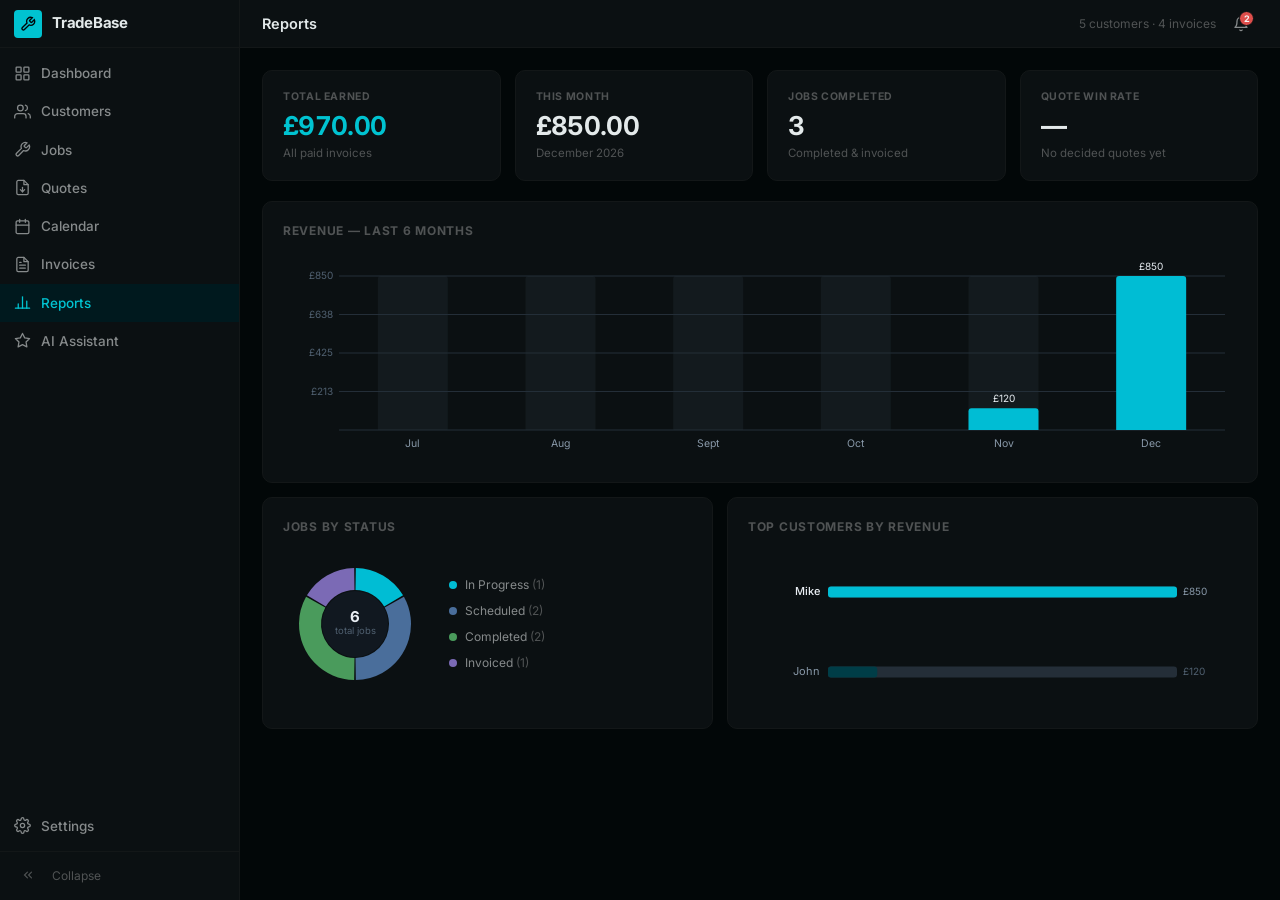
<file: reports.html>
<!DOCTYPE html>
<html lang="en">
<head>
  <meta charset="UTF-8">
  <meta name="viewport" content="width=device-width, initial-scale=1.0">
  <title>Reports — TradeBase</title>
  <link rel="preconnect" href="https://fonts.googleapis.com">
  <link href="https://fonts.googleapis.com/css2?family=Inter:wght@400;500;600;700&display=swap" rel="stylesheet">
  <link rel="stylesheet" href="style.css">
</head>
<body>
<div class="app">
  <div id="sidebarMount"></div>

  <div class="main">
    <header class="topbar">
      <span class="page-title">Reports</span>
      <div class="topbar-right">
        <span id="reportsMeta" style="font-size:12px;color:var(--text-3)"></span>
      </div>
    </header>
    <main class="content">

      <div class="stats-row stats-row-4" id="reportsStats">
        <div class="stat-block stat-accent">
          <div class="stat-label">Total Earned</div>
          <div class="stat-value" id="rTotalEarned">£0</div>
          <div class="stat-sub">All paid invoices</div>
        </div>
        <div class="stat-block">
          <div class="stat-label">This Month</div>
          <div class="stat-value" id="rThisMonth">£0</div>
          <div class="stat-sub" id="rMonthLabel"></div>
        </div>
        <div class="stat-block">
          <div class="stat-label">Jobs Completed</div>
          <div class="stat-value" id="rJobsDone">0</div>
          <div class="stat-sub">Completed &amp; invoiced</div>
        </div>
        <div class="stat-block">
          <div class="stat-label">Quote Win Rate</div>
          <div class="stat-value" id="rWinRate">—</div>
          <div class="stat-sub" id="rWinSub"></div>
        </div>
      </div>

      <!-- Revenue bar chart — full width -->
      <div class="chart-card" style="margin-bottom:14px">
        <div class="chart-title">Revenue — last 6 months</div>
        <div style="position:relative">
          <canvas id="revenueChart"></canvas>
        </div>
      </div>

      <!-- Two-column row -->
      <div class="reports-grid">

        <div class="chart-card">
          <div class="chart-title">Jobs by Status</div>
          <div style="display:flex;align-items:center;gap:22px;flex-wrap:wrap">
            <canvas id="jobsChart" style="flex-shrink:0"></canvas>
            <div class="chart-legend" id="jobsLegend"></div>
          </div>
        </div>

        <div class="chart-card">
          <div class="chart-title">Top Customers by Revenue</div>
          <canvas id="customersChart"></canvas>
        </div>

      </div>

    </main>
  </div>
</div>

<div class="toast-wrap" id="toastWrap"></div>
<script src="app.js"></script>
<script>
document.getElementById('sidebarMount').outerHTML = sidebarHtml('reports.html');

// ── Chart color palette (hex equivalents of the OKLCH design system) ──
const C = {
  amber:    '#00bdd4',
  amberDim: '#003d47',
  blue:     '#4a7fb5',
  green:    '#4a9b5c',
  purple:   '#7b6ab5',
  red:      '#b84040',
  grey:     '#404850',
  text1:    '#e8edf2',
  text2:    '#8898a8',
  text3:    '#506070',
  border:   '#242e38',
  bg:       '#111820',
};

const STATUS_COLOR = {
  scheduled:  '#4a6e9b',
  inprogress: C.amber,
  completed:  C.green,
  invoiced:   C.purple,
  overdue:    C.red,
  paid:       C.green,
  draft:      C.grey,
};

// ── Helpers ───────────────────────────────────────────────────────────

function setupCanvas(canvas, cssH) {
  const dpr = window.devicePixelRatio || 1;
  const w   = canvas.parentElement.clientWidth || 400;
  canvas.style.width  = w + 'px';
  canvas.style.height = cssH + 'px';
  canvas.width        = Math.round(w * dpr);
  canvas.height       = Math.round(cssH * dpr);
  const ctx = canvas.getContext('2d');
  ctx.scale(dpr, dpr);
  return { ctx, w, h: cssH };
}

function easeOutQuart(t) { return 1 - Math.pow(1 - t, 4); }

function runAnim(duration, draw) {
  const start = performance.now();
  function tick(now) {
    const p = easeOutQuart(Math.min((now - start) / duration, 1));
    draw(p);
    if (p < 1) requestAnimationFrame(tick);
  }
  requestAnimationFrame(tick);
}

function lastSixMonths() {
  const out = [];
  const now = new Date();
  for (let i = 5; i >= 0; i--) {
    const d = new Date(now.getFullYear(), now.getMonth() - i, 1);
    out.push({
      prefix: `${d.getFullYear()}-${String(d.getMonth() + 1).padStart(2, '0')}`,
      label:  d.toLocaleDateString('en-GB', { month: 'short' }),
    });
  }
  return out;
}

// ── Summary stats ─────────────────────────────────────────────────────

function renderStats() {
  const invoices = DB.getInvoices();
  const jobs     = DB.getJobs();
  const quotes   = DB.getQuotes();
  const now      = new Date();
  const thisPrefix = `${now.getFullYear()}-${String(now.getMonth() + 1).padStart(2, '0')}`;

  const totalEarned = invoices.filter(i => i.status === 'paid')
    .reduce((s, i) => s + (i.total || 0), 0);

  const thisMonth = invoices.filter(i => i.status === 'paid' && i.issuedAt?.startsWith(thisPrefix))
    .reduce((s, i) => s + (i.total || 0), 0);

  const jobsDone = jobs.filter(j => j.status === 'completed' || j.status === 'invoiced').length;

  const decided  = quotes.filter(q => q.status === 'accepted' || q.status === 'declined');
  const accepted = quotes.filter(q => q.status === 'accepted').length;
  const winRate  = decided.length > 0 ? Math.round(accepted / decided.length * 100) : null;

  countUp(document.getElementById('rTotalEarned'), fmtMoney(totalEarned));
  countUp(document.getElementById('rThisMonth'),   fmtMoney(thisMonth));
  countUp(document.getElementById('rJobsDone'),    String(jobsDone));

  document.getElementById('rWinRate').textContent = winRate !== null ? `${winRate}%` : '—';
  document.getElementById('rWinSub').textContent  = decided.length > 0
    ? `${accepted} of ${decided.length} decided`
    : 'No decided quotes yet';
  document.getElementById('rMonthLabel').textContent =
    now.toLocaleDateString('en-GB', { month: 'long', year: 'numeric' });
  document.getElementById('reportsMeta').textContent =
    `${DB.getCustomers().length} customers · ${invoices.length} invoices`;
}

// ── Revenue bar chart ─────────────────────────────────────────────────

function drawRevenue() {
  const canvas = document.getElementById('revenueChart');
  if (!canvas) return;
  const { ctx, w, h } = setupCanvas(canvas, 210);

  const months   = lastSixMonths();
  const invoices = DB.getInvoices();
  const values   = months.map(m =>
    invoices.filter(i => i.status === 'paid' && i.issuedAt?.startsWith(m.prefix))
            .reduce((s, i) => s + (i.total || 0), 0)
  );

  const maxVal = Math.max(...values, 1);
  const pL = 56, pR = 12, pT = 20, pB = 36;
  const plotW  = w - pL - pR;
  const plotH  = h - pT - pB;
  const cols   = months.length;
  const colW   = plotW / cols;
  const barW   = Math.floor(colW * 0.48);

  runAnim(720, p => {
    ctx.clearRect(0, 0, w, h);

    // Horizontal grid + Y labels
    const gridSteps = 4;
    for (let i = 0; i <= gridSteps; i++) {
      const gy = pT + plotH - plotH * i / gridSteps;
      ctx.strokeStyle = C.border;
      ctx.lineWidth = 1;
      ctx.beginPath(); ctx.moveTo(pL, gy); ctx.lineTo(w - pR, gy); ctx.stroke();

      if (i > 0) {
        const gv = maxVal * i / gridSteps;
        ctx.fillStyle = C.text3;
        ctx.font = '10px Inter, sans-serif';
        ctx.textAlign = 'right';
        ctx.textBaseline = 'middle';
        ctx.fillText(gv >= 1000 ? '£' + (gv / 1000).toFixed(0) + 'k' : '£' + Math.round(gv), pL - 6, gy);
      }
    }

    // Bars
    months.forEach((m, i) => {
      const bx = pL + colW * i + (colW - barW) / 2;
      const bH = plotH * (values[i] / maxVal) * p;
      const by = pT + plotH - bH;

      // Ghost bar (shows full height context)
      ctx.fillStyle = C.border;
      ctx.globalAlpha = 0.35;
      ctx.beginPath();
      if (ctx.roundRect) ctx.roundRect(bx, pT, barW, plotH, [3, 3, 0, 0]);
      else ctx.rect(bx, pT, barW, plotH);
      ctx.fill();
      ctx.globalAlpha = 1;

      // Main bar
      ctx.fillStyle = values[i] > 0 ? C.amber : 'transparent';
      if (bH > 0) {
        ctx.beginPath();
        if (ctx.roundRect) ctx.roundRect(bx, by, barW, bH, [3, 3, 0, 0]);
        else ctx.rect(bx, by, barW, bH);
        ctx.fill();
      }

      // Month label
      ctx.fillStyle = C.text2;
      ctx.font = '10.5px Inter, sans-serif';
      ctx.textAlign = 'center';
      ctx.textBaseline = 'top';
      ctx.fillText(m.label, bx + barW / 2, pT + plotH + 9);

      // Value label (fades in toward end of animation)
      if (values[i] > 0 && p > 0.6) {
        ctx.globalAlpha = Math.min(1, (p - 0.6) / 0.4);
        ctx.fillStyle = C.text1;
        ctx.font = '10px Inter, sans-serif';
        ctx.textAlign = 'center';
        ctx.textBaseline = 'bottom';
        ctx.fillText(
          values[i] >= 1000 ? '£' + (values[i] / 1000).toFixed(1) + 'k' : '£' + values[i],
          bx + barW / 2, by - 4
        );
        ctx.globalAlpha = 1;
      }
    });
  });
}

// ── Job status donut ──────────────────────────────────────────────────

function drawJobsDonut() {
  const canvas = document.getElementById('jobsChart');
  if (!canvas) return;

  const size = 144;
  const dpr  = window.devicePixelRatio || 1;
  canvas.style.width  = size + 'px';
  canvas.style.height = size + 'px';
  canvas.width  = size * dpr;
  canvas.height = size * dpr;
  const ctx = canvas.getContext('2d');
  ctx.scale(dpr, dpr);

  const jobs  = DB.getJobs();
  const total = jobs.length || 1;
  const counts = {};
  jobs.forEach(j => { counts[j.status] = (counts[j.status] || 0) + 1; });

  const segments = Object.entries(counts).map(([s, n]) => ({
    label: s === 'inprogress' ? 'In Progress' : s.charAt(0).toUpperCase() + s.slice(1),
    count: n,
    color: STATUS_COLOR[s] || C.grey,
    frac:  n / total,
  }));

  const cx = size / 2, cy = size / 2;
  const R = 56, r = 34;

  runAnim(760, p => {
    ctx.clearRect(0, 0, size, size);

    let angle = -Math.PI / 2;
    segments.forEach((seg, si) => {
      const sweep = 2 * Math.PI * seg.frac * p;
      if (sweep < 0.001) return;

      // Slight gap between segments
      const gap = segments.length > 1 && p > 0.98 ? 0.03 : 0;
      ctx.beginPath();
      ctx.arc(cx, cy, R, angle + gap / 2, angle + sweep - gap / 2);
      ctx.arc(cx, cy, r, angle + sweep - gap / 2, angle + gap / 2, true);
      ctx.closePath();
      ctx.fillStyle = seg.color;
      ctx.fill();

      angle += sweep;
    });

    // Background hole
    ctx.beginPath();
    ctx.arc(cx, cy, r - 1, 0, 2 * Math.PI);
    ctx.fillStyle = C.bg;
    ctx.fill();

    // Center label
    if (p > 0.72) {
      const a = Math.min(1, (p - 0.72) / 0.28);
      ctx.globalAlpha = a;
      ctx.fillStyle = C.text1;
      ctx.font = '700 15px Inter, sans-serif';
      ctx.textAlign = 'center';
      ctx.textBaseline = 'middle';
      ctx.fillText(jobs.length, cx, cy - 7);
      ctx.fillStyle = C.text3;
      ctx.font = '9.5px Inter, sans-serif';
      ctx.fillText('total jobs', cx, cy + 7);
      ctx.globalAlpha = 1;
    }
  });

  // Render legend after animation settles
  setTimeout(() => {
    const leg = document.getElementById('jobsLegend');
    if (leg) {
      leg.innerHTML = segments.map(s =>
        `<div class="legend-item">
          <div class="legend-dot" style="background:${s.color};border-radius:50%"></div>
          <span>${s.label} <span style="color:var(--text-3)">(${s.count})</span></span>
        </div>`
      ).join('');
    }
  }, 820);
}

// ── Top customers horizontal bars ─────────────────────────────────────

function drawTopCustomers() {
  const canvas = document.getElementById('customersChart');
  if (!canvas) return;
  const { ctx, w, h } = setupCanvas(canvas, 160);

  const paid = DB.getInvoices().filter(i => i.status === 'paid');
  const byCustomer = {};
  paid.forEach(inv => {
    byCustomer[inv.customerId] = (byCustomer[inv.customerId] || 0) + (inv.total || 0);
  });

  const top = Object.entries(byCustomer)
    .sort((a, b) => b[1] - a[1])
    .slice(0, 5)
    .map(([id, rev]) => ({ name: DB.getCustomer(id)?.name || '?', rev }));

  if (top.length === 0) {
    ctx.fillStyle = C.text3;
    ctx.font = '12px Inter, sans-serif';
    ctx.textAlign = 'center';
    ctx.textBaseline = 'middle';
    ctx.fillText('No revenue data yet', w / 2, h / 2);
    return;
  }

  const maxRev = top[0].rev;
  const pL = 80, pR = 60;
  const rowH = h / top.length;
  const barH = 11;

  runAnim(660, p => {
    ctx.clearRect(0, 0, w, h);

    top.forEach(({ name, rev }, i) => {
      const midY = i * rowH + rowH / 2;
      const by   = i * rowH + (rowH - barH) / 2;
      const maxBW = w - pL - pR;
      const bW   = maxBW * (rev / maxRev) * p;

      // Track
      ctx.fillStyle = C.border;
      ctx.beginPath();
      if (ctx.roundRect) ctx.roundRect(pL, by, maxBW, barH, 3);
      else ctx.rect(pL, by, maxBW, barH);
      ctx.fill();

      // Bar
      if (bW > 0) {
        ctx.fillStyle = i === 0 ? C.amber : C.amberDim;
        ctx.beginPath();
        if (ctx.roundRect) ctx.roundRect(pL, by, bW, barH, 3);
        else ctx.rect(pL, by, bW, barH);
        ctx.fill();
      }

      // Name
      const firstName = name.split(' ')[0];
      ctx.fillStyle = i === 0 ? C.text1 : C.text2;
      ctx.font = `${i === 0 ? '500' : '400'} 11px Inter, sans-serif`;
      ctx.textAlign = 'right';
      ctx.textBaseline = 'middle';
      ctx.fillText(firstName, pL - 8, midY);

      // Revenue value (fades in)
      if (p > 0.45) {
        ctx.globalAlpha = Math.min(1, (p - 0.45) / 0.55);
        ctx.fillStyle = i === 0 ? C.text2 : C.text3;
        ctx.font = '10px Inter, sans-serif';
        ctx.textAlign = 'left';
        ctx.fillText('£' + rev.toLocaleString('en-GB'), pL + maxBW + 6, midY);
        ctx.globalAlpha = 1;
      }
    });
  });
}

// ── Boot ──────────────────────────────────────────────────────────────

requestAnimationFrame(() => {
  renderStats();
  drawRevenue();
  drawJobsDonut();
  drawTopCustomers();
});
</script>
</body>
</html>
</file>
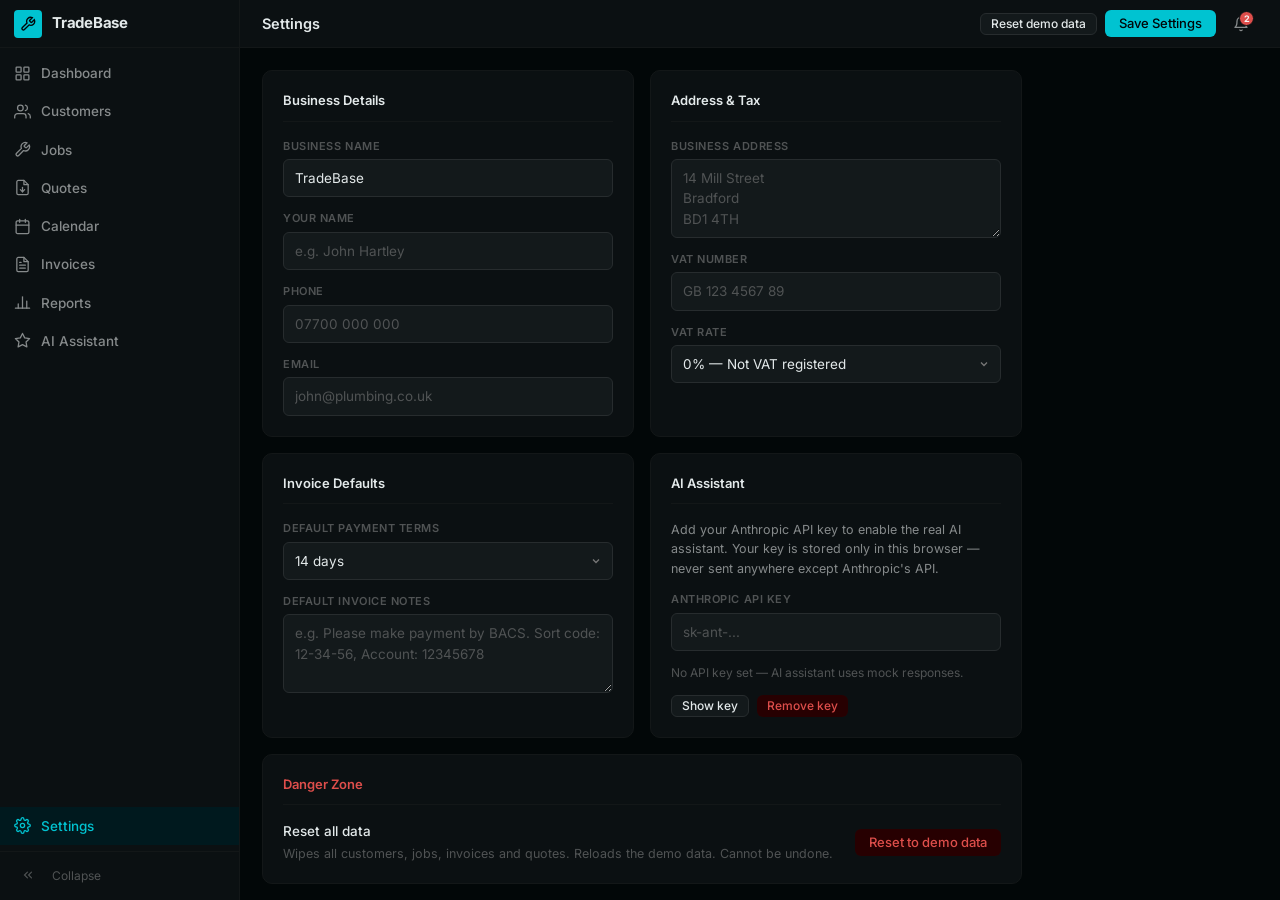
<file: settings.html>
<!DOCTYPE html>
<html lang="en">
<head>
  <meta charset="UTF-8">
  <meta name="viewport" content="width=device-width, initial-scale=1.0">
  <title>Settings — TradeBase</title>
  <link rel="preconnect" href="https://fonts.googleapis.com">
  <link href="https://fonts.googleapis.com/css2?family=Inter:wght@400;500;600;700&display=swap" rel="stylesheet">
  <link rel="stylesheet" href="style.css">
</head>
<body>
<div class="app">
  <div id="sidebarMount"></div>

  <div class="main">
    <header class="topbar">
      <span class="page-title">Settings</span>
      <div class="topbar-right">
        <button class="btn btn-secondary btn-sm" id="resetDataBtn">Reset demo data</button>
        <button class="btn btn-primary" id="saveBtn">Save Settings</button>
      </div>
    </header>
    <main class="content">

      <div class="settings-grid">

        <!-- Business Details -->
        <div class="settings-card">
          <div class="settings-card-title">Business Details</div>
          <div class="form-gap">
            <div class="form-group">
              <label class="form-label">Business Name</label>
              <input class="form-ctrl" type="text" id="sBizName" placeholder="e.g. John's Plumbing Ltd">
            </div>
            <div class="form-group">
              <label class="form-label">Your Name</label>
              <input class="form-ctrl" type="text" id="sOwner" placeholder="e.g. John Hartley">
            </div>
            <div class="form-group">
              <label class="form-label">Phone</label>
              <input class="form-ctrl" type="tel" id="sPhone" placeholder="07700 000 000">
            </div>
            <div class="form-group">
              <label class="form-label">Email</label>
              <input class="form-ctrl" type="email" id="sEmail" placeholder="john@plumbing.co.uk">
            </div>
          </div>
        </div>

        <!-- Address & VAT -->
        <div class="settings-card">
          <div class="settings-card-title">Address & Tax</div>
          <div class="form-gap">
            <div class="form-group">
              <label class="form-label">Business Address</label>
              <textarea class="form-ctrl" id="sAddress" rows="3" placeholder="14 Mill Street&#10;Bradford&#10;BD1 4TH"></textarea>
            </div>
            <div class="form-group">
              <label class="form-label">VAT Number</label>
              <input class="form-ctrl" type="text" id="sVat" placeholder="GB 123 4567 89">
            </div>
            <div class="form-group">
              <label class="form-label">VAT Rate</label>
              <select class="form-ctrl" id="sVatRate">
                <option value="0">0% — Not VAT registered</option>
                <option value="5">5% — Reduced rate</option>
                <option value="20">20% — Standard rate</option>
              </select>
            </div>
          </div>
        </div>

        <!-- Invoice Defaults -->
        <div class="settings-card">
          <div class="settings-card-title">Invoice Defaults</div>
          <div class="form-gap">
            <div class="form-group">
              <label class="form-label">Default Payment Terms</label>
              <select class="form-ctrl" id="sTerms">
                <option value="7">7 days</option>
                <option value="14">14 days</option>
                <option value="30">30 days</option>
                <option value="0">Due on receipt</option>
              </select>
            </div>
            <div class="form-group">
              <label class="form-label">Default Invoice Notes</label>
              <textarea class="form-ctrl" id="sNotes" rows="3" placeholder="e.g. Please make payment by BACS. Sort code: 12-34-56, Account: 12345678"></textarea>
            </div>
          </div>
        </div>

        <!-- AI Assistant -->
        <div class="settings-card">
          <div class="settings-card-title">AI Assistant</div>
          <div class="form-gap">
            <p style="font-size:12.5px;color:var(--text-2);line-height:1.55">
              Add your Anthropic API key to enable the real AI assistant. Your key is stored only in this browser — never sent anywhere except Anthropic's API.
            </p>
            <div class="form-group">
              <label class="form-label">Anthropic API Key</label>
              <input class="form-ctrl" type="password" id="sApiKey" placeholder="sk-ant-...">
            </div>
            <div id="apiKeyStatus" style="font-size:12px;color:var(--text-3)"></div>
            <div style="display:flex;gap:8px">
              <button class="btn btn-secondary btn-sm" id="showKeyBtn">Show key</button>
              <button class="btn btn-danger btn-sm" id="clearKeyBtn">Remove key</button>
            </div>
          </div>
        </div>

        <!-- Danger Zone -->
        <div class="settings-card full">
          <div class="settings-card-title" style="color:var(--s-due)">Danger Zone</div>
          <div style="display:flex;align-items:center;justify-content:space-between;flex-wrap:wrap;gap:12px">
            <div>
              <div style="font-size:13.5px;font-weight:500;margin-bottom:3px">Reset all data</div>
              <div style="font-size:12.5px;color:var(--text-3)">Wipes all customers, jobs, invoices and quotes. Reloads the demo data. Cannot be undone.</div>
            </div>
            <button class="btn btn-danger" id="dangerResetBtn">Reset to demo data</button>
          </div>
        </div>

      </div>
    </main>
  </div>
</div>

<div class="toast-wrap" id="toastWrap"></div>
<script src="app.js"></script>
<script>
document.getElementById('sidebarMount').outerHTML = sidebarHtml('settings.html');

function load() {
  const s = DB.getSettings();
  document.getElementById('sBizName').value  = s.businessName || '';
  document.getElementById('sOwner').value    = s.ownerName    || '';
  document.getElementById('sPhone').value    = s.phone        || '';
  document.getElementById('sEmail').value    = s.email        || '';
  document.getElementById('sAddress').value  = s.address      || '';
  document.getElementById('sVat').value      = s.vatNumber    || '';
  document.getElementById('sVatRate').value  = s.vatRate      || '0';
  document.getElementById('sTerms').value    = s.paymentTerms || '14';
  document.getElementById('sNotes').value    = s.defaultNotes || '';

  const key = localStorage.getItem('tb_api_key') || '';
  document.getElementById('sApiKey').value   = key ? '••••••••••••••••' : '';
  document.getElementById('apiKeyStatus').textContent = key
    ? `Key saved (ends in ...${key.slice(-4)})`
    : 'No API key set — AI assistant uses mock responses.';
}

document.getElementById('saveBtn').addEventListener('click', () => {
  DB.saveSettings({
    businessName: document.getElementById('sBizName').value.trim() || 'TradeBase',
    ownerName:    document.getElementById('sOwner').value.trim(),
    phone:        document.getElementById('sPhone').value.trim(),
    email:        document.getElementById('sEmail').value.trim(),
    address:      document.getElementById('sAddress').value.trim(),
    vatNumber:    document.getElementById('sVat').value.trim(),
    vatRate:      document.getElementById('sVatRate').value,
    paymentTerms: document.getElementById('sTerms').value,
    defaultNotes: document.getElementById('sNotes').value.trim(),
  });

  // Save API key if changed (not the masked placeholder)
  const keyInput = document.getElementById('sApiKey').value.trim();
  if (keyInput && !keyInput.startsWith('•')) {
    localStorage.setItem('tb_api_key', keyInput);
  }

  toast('Settings saved');
  load();

  // Update sidebar brand name immediately
  const brand = document.querySelector('.sidebar-brand');
  if (brand) brand.textContent = DB.getSettings().businessName || 'TradeBase';
});

document.getElementById('showKeyBtn').addEventListener('click', () => {
  const input = document.getElementById('sApiKey');
  const key   = localStorage.getItem('tb_api_key') || '';
  if (input.type === 'password') { input.type = 'text'; input.value = key; document.getElementById('showKeyBtn').textContent = 'Hide key'; }
  else { input.type = 'password'; input.value = key ? '••••••••••••••••' : ''; document.getElementById('showKeyBtn').textContent = 'Show key'; }
});

document.getElementById('clearKeyBtn').addEventListener('click', () => {
  if (!confirm('Remove the API key? The assistant will fall back to mock responses.')) return;
  localStorage.removeItem('tb_api_key');
  document.getElementById('sApiKey').value = '';
  toast('API key removed');
  load();
});

document.getElementById('dangerResetBtn').addEventListener('click', () => {
  if (!confirm('This will wipe all data and reload the demo dataset. Are you sure?')) return;
  localStorage.removeItem('tb_seeded_v3');
  localStorage.removeItem('tb_customers');
  localStorage.removeItem('tb_jobs');
  localStorage.removeItem('tb_invoices');
  localStorage.removeItem('tb_quotes');
  DB.seed();
  toast('Demo data restored');
});

load();
</script>
</body>
</html>
</file>
<file: style.css>
/* TradeBase CRM — Design System */

/* === TOKENS === */
:root {
  --bg:            oklch(0.12 0.012 220);
  --surface:       oklch(0.17 0.010 220);
  --surface-2:     oklch(0.21 0.010 220);
  --surface-3:     oklch(0.26 0.008 220);
  --border:        oklch(0.29 0.008 220);
  --border-subtle: oklch(0.20 0.007 220);

  --text-1: oklch(0.93 0.006 210);
  --text-2: oklch(0.63 0.005 210);
  --text-3: oklch(0.44 0.004 210);

  --accent:     oklch(0.72 0.18 200);
  --accent-dim: oklch(0.72 0.07 200);
  --accent-bg:  oklch(0.18 0.07 200);
  --accent-fg:  oklch(0.11 0.015 220);
  --accent-h:   oklch(0.78 0.18 200);

  --s-sched:    oklch(0.62 0.12 250);
  --s-sched-bg: oklch(0.17 0.05 250);
  --s-prog:     oklch(0.72 0.18 200);
  --s-prog-bg:  oklch(0.17 0.07 200);
  --s-done:     oklch(0.68 0.14 155);
  --s-done-bg:  oklch(0.17 0.05 155);
  --s-inv:      oklch(0.67 0.10 290);
  --s-inv-bg:   oklch(0.17 0.04 290);
  --s-draft:    oklch(0.50 0.005 210);
  --s-draft-bg: oklch(0.20 0.005 210);
  --s-sent:     oklch(0.62 0.12 250);
  --s-sent-bg:  oklch(0.17 0.05 250);
  --s-paid:     oklch(0.68 0.14 155);
  --s-paid-bg:  oklch(0.17 0.05 155);
  --s-due:      oklch(0.62 0.18 25);
  --s-due-bg:   oklch(0.17 0.07 25);

  --sidebar-w:   240px;
  --sidebar-col: 58px;
  --topbar-h:    48px;
  --r:    6px;
  --r-sm: 4px;
  --r-lg: 10px;

  --t-fast: 120ms ease-out;
  --t-mid:  200ms ease-out;
  --t-slow: 280ms ease-out;
}

/* === RESET === */
*, *::before, *::after { box-sizing: border-box; margin: 0; padding: 0; }
html { font-size: 14px; -webkit-font-smoothing: antialiased; text-rendering: optimizeLegibility; }
body {
  font-family: 'Inter', -apple-system, BlinkMacSystemFont, 'Segoe UI', system-ui, sans-serif;
  background: var(--bg);
  color: var(--text-1);
  line-height: 1.5;
  height: 100vh;
  overflow: hidden;
}
a { color: inherit; text-decoration: none; }
button { cursor: pointer; border: none; background: none; font: inherit; color: inherit; }
input, select, textarea { font: inherit; }

/* === LAYOUT === */
.app { display: flex; height: 100vh; overflow: hidden; }

/* === SIDEBAR === */
.sidebar {
  width: var(--sidebar-w);
  min-width: var(--sidebar-w);
  background: var(--surface);
  border-right: 1px solid var(--border-subtle);
  display: flex;
  flex-direction: column;
  transition: width var(--t-slow), min-width var(--t-slow);
  overflow: hidden;
  flex-shrink: 0;
}

.sidebar.collapsed {
  width: var(--sidebar-col);
  min-width: var(--sidebar-col);
}

.sidebar-header {
  display: flex;
  align-items: center;
  gap: 10px;
  padding: 0 14px;
  height: var(--topbar-h);
  border-bottom: 1px solid var(--border-subtle);
  overflow: hidden;
  white-space: nowrap;
  flex-shrink: 0;
}

.sidebar-logo {
  width: 28px;
  height: 28px;
  background: var(--accent);
  border-radius: var(--r-sm);
  display: flex;
  align-items: center;
  justify-content: center;
  flex-shrink: 0;
  color: var(--accent-fg);
}

.sidebar-brand {
  font-size: 15px;
  font-weight: 700;
  color: var(--text-1);
  letter-spacing: -0.015em;
  transition: opacity var(--t-mid);
}
.sidebar.collapsed .sidebar-brand { opacity: 0; pointer-events: none; }

.sidebar-nav {
  flex: 1;
  padding: 6px 0;
  overflow-y: auto;
  overflow-x: hidden;
}

.nav-item {
  display: flex;
  align-items: center;
  gap: 10px;
  padding: 9px 14px;
  color: var(--text-2);
  transition: color var(--t-fast), background var(--t-fast);
  white-space: nowrap;
  font-size: 13.5px;
  font-weight: 500;
}
.nav-item:hover { color: var(--text-1); background: var(--surface-2); }
.nav-item.active { color: var(--accent); background: var(--accent-bg); }

.nav-icon { width: 17px; height: 17px; flex-shrink: 0; stroke-width: 1.8; }

.nav-label { transition: opacity var(--t-mid); }
.sidebar.collapsed .nav-label { opacity: 0; pointer-events: none; }

.sidebar-footer {
  padding: 10px 14px;
  border-top: 1px solid var(--border-subtle);
  display: flex;
  align-items: center;
  gap: 10px;
  overflow: hidden;
  white-space: nowrap;
  flex-shrink: 0;
}

.toggle-btn {
  width: 28px;
  height: 28px;
  border-radius: var(--r-sm);
  color: var(--text-3);
  display: flex;
  align-items: center;
  justify-content: center;
  flex-shrink: 0;
  transition: color var(--t-fast), background var(--t-fast);
}
.toggle-btn:hover { color: var(--text-1); background: var(--surface-2); }

.footer-label { font-size: 12px; color: var(--text-3); transition: opacity var(--t-mid); }
.sidebar.collapsed .footer-label { opacity: 0; }

/* === MAIN === */
.main { flex: 1; display: flex; flex-direction: column; overflow: hidden; min-width: 0; }

/* === TOPBAR === */
.topbar {
  height: var(--topbar-h);
  border-bottom: 1px solid var(--border-subtle);
  display: flex;
  align-items: center;
  gap: 12px;
  padding: 0 22px;
  flex-shrink: 0;
  background: var(--surface);
}

.page-title { font-size: 14.5px; font-weight: 600; color: var(--text-1); flex: 1; }

.topbar-right { display: flex; align-items: center; gap: 8px; }

/* === CONTENT === */
.content { flex: 1; overflow-y: auto; padding: 22px; }

/* === BUTTONS === */
.btn {
  display: inline-flex;
  align-items: center;
  gap: 6px;
  padding: 7px 14px;
  border-radius: var(--r);
  font-size: 13px;
  font-weight: 500;
  transition: background var(--t-fast), color var(--t-fast), opacity var(--t-fast);
  white-space: nowrap;
  line-height: 1;
}

.btn-primary { background: var(--accent); color: var(--accent-fg); }
.btn-primary:hover { background: var(--accent-h); }

.btn-secondary { background: var(--surface-2); color: var(--text-1); border: 1px solid var(--border); }
.btn-secondary:hover { background: var(--surface-3); }

.btn-ghost { background: transparent; color: var(--text-2); }
.btn-ghost:hover { background: var(--surface-2); color: var(--text-1); }

.btn-danger { background: var(--s-due-bg); color: var(--s-due); }
.btn-danger:hover { opacity: 0.8; }

.btn-sm { padding: 4px 10px; font-size: 12px; }
.btn-xs { padding: 2px 8px; font-size: 11.5px; }

.btn svg { width: 14px; height: 14px; }

/* === BADGES === */
.badge {
  display: inline-flex;
  align-items: center;
  gap: 5px;
  padding: 2px 8px;
  border-radius: 20px;
  font-size: 11px;
  font-weight: 600;
  letter-spacing: 0.03em;
  text-transform: uppercase;
  white-space: nowrap;
}
.badge::before {
  content: '';
  width: 5px;
  height: 5px;
  border-radius: 50%;
  background: currentColor;
  flex-shrink: 0;
}

.badge-scheduled { background: var(--s-sched-bg); color: var(--s-sched); }
.badge-inprogress { background: var(--s-prog-bg); color: var(--s-prog); }
.badge-completed  { background: var(--s-done-bg); color: var(--s-done); }
.badge-invoiced   { background: var(--s-inv-bg);  color: var(--s-inv); }
.badge-draft      { background: var(--s-draft-bg); color: var(--s-draft); }
.badge-sent       { background: var(--s-sent-bg); color: var(--s-sent); }
.badge-paid       { background: var(--s-paid-bg); color: var(--s-paid); }
.badge-overdue    { background: var(--s-due-bg);  color: var(--s-due); }

/* === TABLES === */
.tbl-wrap {
  background: var(--surface);
  border: 1px solid var(--border-subtle);
  border-radius: var(--r-lg);
  overflow: hidden;
}

.tbl-top {
  display: flex;
  align-items: center;
  justify-content: space-between;
  padding: 13px 18px;
  border-bottom: 1px solid var(--border-subtle);
  gap: 12px;
  flex-wrap: wrap;
}

.tbl-title { font-size: 13.5px; font-weight: 600; }

.tbl-actions { display: flex; align-items: center; gap: 8px; }

table { width: 100%; border-collapse: collapse; }

thead th {
  text-align: left;
  padding: 9px 18px;
  font-size: 11px;
  font-weight: 600;
  color: var(--text-3);
  text-transform: uppercase;
  letter-spacing: 0.055em;
  border-bottom: 1px solid var(--border-subtle);
  white-space: nowrap;
}

tbody tr {
  border-bottom: 1px solid var(--border-subtle);
  transition: background var(--t-fast);
  cursor: default;
}
tbody tr:last-child { border-bottom: none; }
tbody tr:hover { background: var(--surface-2); }

tbody td {
  padding: 12px 18px;
  font-size: 13px;
  color: var(--text-1);
  vertical-align: middle;
}

.td-muted { color: var(--text-2); font-size: 12.5px; }
.td-num { font-variant-numeric: tabular-nums; }
.td-actions { text-align: right; }

/* === SEARCH === */
.search-wrap { position: relative; display: inline-flex; align-items: center; }
.search-icon { position: absolute; left: 9px; color: var(--text-3); pointer-events: none; width: 14px; height: 14px; }
.search-input {
  background: var(--surface-2);
  border: 1px solid var(--border);
  border-radius: var(--r);
  padding: 6px 11px 6px 30px;
  color: var(--text-1);
  font-size: 13px;
  transition: border-color var(--t-fast);
  width: 210px;
}
.search-input:focus { outline: none; border-color: var(--accent); }
.search-input::placeholder { color: var(--text-3); }

/* === FORM === */
.form-group { display: flex; flex-direction: column; gap: 5px; }

.form-label {
  font-size: 11px;
  font-weight: 600;
  color: var(--text-3);
  text-transform: uppercase;
  letter-spacing: 0.05em;
}

.form-ctrl {
  background: var(--surface-2);
  border: 1px solid var(--border);
  border-radius: var(--r);
  padding: 8px 11px;
  color: var(--text-1);
  font-size: 13.5px;
  transition: border-color var(--t-fast), background var(--t-fast);
  width: 100%;
}
.form-ctrl:focus { outline: none; border-color: var(--accent); background: var(--surface-3); }
.form-ctrl::placeholder { color: var(--text-3); }

select.form-ctrl {
  cursor: pointer;
  appearance: none;
  background-image: url("data:image/svg+xml,%3Csvg xmlns='http://www.w3.org/2000/svg' width='12' height='12' viewBox='0 0 24 24' fill='none' stroke='%23777' stroke-width='2.5'%3E%3Cpolyline points='6 9 12 15 18 9'%3E%3C/polyline%3E%3C/svg%3E");
  background-repeat: no-repeat;
  background-position: right 10px center;
  padding-right: 30px;
}

textarea.form-ctrl { resize: vertical; min-height: 72px; }

.form-grid { display: grid; grid-template-columns: 1fr 1fr; gap: 13px; }
.form-grid .span-2 { grid-column: span 2; }
.form-gap { display: flex; flex-direction: column; gap: 13px; }

.section-label {
  font-size: 10.5px;
  font-weight: 700;
  color: var(--text-3);
  text-transform: uppercase;
  letter-spacing: 0.07em;
  padding-bottom: 8px;
  border-bottom: 1px solid var(--border-subtle);
  margin-bottom: 12px;
  margin-top: 20px;
}
.section-label:first-child { margin-top: 0; }

/* === STATS === */
.stats-row {
  display: grid;
  grid-template-columns: repeat(3, 1fr);
  gap: 14px;
  margin-bottom: 20px;
}

.stat-block {
  background: var(--surface);
  border: 1px solid var(--border-subtle);
  border-radius: var(--r-lg);
  padding: 18px 20px;
}

.stat-label {
  font-size: 10.5px;
  font-weight: 700;
  color: var(--text-3);
  text-transform: uppercase;
  letter-spacing: 0.06em;
  margin-bottom: 8px;
}

.stat-value {
  font-size: 26px;
  font-weight: 700;
  color: var(--text-1);
  letter-spacing: -0.025em;
  line-height: 1;
  font-variant-numeric: tabular-nums;
}

.stat-sub { font-size: 11.5px; color: var(--text-3); margin-top: 6px; }
.stat-accent .stat-value { color: var(--accent); }

/* === DASHBOARD GREETING === */
.dash-greeting {
  display: flex;
  align-items: flex-end;
  justify-content: space-between;
  gap: 12px;
  margin-bottom: 22px;
  flex-wrap: wrap;
}

.dash-greeting-name {
  font-size: 23px;
  font-weight: 700;
  color: var(--text-1);
  letter-spacing: -0.028em;
  line-height: 1.15;
}

.dash-greeting-date {
  font-size: 12.5px;
  color: var(--text-3);
  margin-top: 5px;
}

.dash-summary {
  font-size: 12.5px;
  color: var(--text-2);
  text-align: right;
  line-height: 1.6;
}

/* === JOB CARDS === */
.job-card {
  background: var(--surface-2);
  border: 1px solid var(--border-subtle);
  border-radius: var(--r-lg);
  padding: 13px 15px;
  margin-bottom: 8px;
  transition: border-color var(--t-fast), background var(--t-fast);
}
.job-card:last-child { margin-bottom: 0; }
.job-card:hover { border-color: var(--border); }

.job-card-head {
  display: flex;
  align-items: center;
  justify-content: space-between;
  gap: 10px;
  margin-bottom: 6px;
}

.job-card-title {
  font-size: 14px;
  font-weight: 600;
  color: var(--text-1);
  flex: 1;
  min-width: 0;
  white-space: nowrap;
  overflow: hidden;
  text-overflow: ellipsis;
}

.job-card-meta {
  display: flex;
  align-items: center;
  gap: 5px;
  font-size: 12.5px;
  color: var(--text-2);
  margin-bottom: 11px;
  flex-wrap: wrap;
}

.job-card-sep { color: var(--text-3); }

.job-card-loc {
  color: var(--text-3);
  white-space: nowrap;
  overflow: hidden;
  text-overflow: ellipsis;
  max-width: 170px;
}

.job-card-foot { display: flex; align-items: center; gap: 6px; }

/* === OVERDUE ALERT === */
.overdue-alert {
  display: flex;
  align-items: center;
  gap: 12px;
  background: var(--s-due-bg);
  border: 1px solid oklch(0.62 0.18 25 / 0.22);
  border-radius: var(--r-lg);
  padding: 12px 14px;
}

.overdue-alert-icon {
  width: 28px;
  height: 28px;
  border-radius: 50%;
  background: var(--s-due);
  color: oklch(0.97 0.004 50);
  display: flex;
  align-items: center;
  justify-content: center;
  font-size: 13px;
  font-weight: 700;
  flex-shrink: 0;
}

.overdue-alert-body { flex: 1; min-width: 0; }
.overdue-alert-title { font-size: 13px; font-weight: 600; color: var(--s-due); }
.overdue-alert-sub   { font-size: 12px; color: var(--text-3); margin-top: 1px; }

/* === TIMELINE === */
.timeline-day { margin-bottom: 14px; }
.timeline-day:last-child { margin-bottom: 0; }

.timeline-day-label {
  font-size: 10.5px;
  font-weight: 700;
  color: var(--text-3);
  text-transform: uppercase;
  letter-spacing: 0.07em;
  margin-bottom: 6px;
}

.timeline-item {
  display: flex;
  align-items: center;
  gap: 10px;
  padding: 7px 0;
  border-bottom: 1px solid var(--border-subtle);
}
.timeline-item:last-child { border-bottom: none; }

.tl-dot {
  width: 7px;
  height: 7px;
  border-radius: 50%;
  flex-shrink: 0;
  background: var(--border);
}
.tl-dot-scheduled  { background: var(--s-sched); }
.tl-dot-inprogress { background: var(--s-prog); }
.tl-dot-completed  { background: var(--s-done); }

.tl-content { flex: 1; min-width: 0; }
.tl-title { font-size: 13px; color: var(--text-1); font-weight: 500; display: block; white-space: nowrap; overflow: hidden; text-overflow: ellipsis; }
.tl-meta  { font-size: 11.5px; color: var(--text-3); display: block; margin-top: 1px; }

/* === DASHBOARD GRID === */
.dash-grid {
  display: grid;
  grid-template-columns: 1fr 300px;
  gap: 14px;
}

/* === ACTIVITY === */
.activity-item {
  display: flex;
  align-items: flex-start;
  gap: 11px;
  padding: 11px 0;
  border-bottom: 1px solid var(--border-subtle);
}
.activity-item:last-child { border-bottom: none; }

.activity-dot {
  width: 7px;
  height: 7px;
  border-radius: 50%;
  background: var(--accent-dim);
  flex-shrink: 0;
  margin-top: 5px;
}

.activity-text { font-size: 12.5px; color: var(--text-2); line-height: 1.45; }
.activity-text strong { color: var(--text-1); font-weight: 500; }
.activity-time { font-size: 11px; color: var(--text-3); margin-top: 2px; }

/* === FILTER CHIPS === */
.filter-bar { display: flex; align-items: center; gap: 6px; margin-bottom: 14px; flex-wrap: wrap; }

.chip {
  padding: 4px 12px;
  border-radius: 20px;
  font-size: 12px;
  font-weight: 500;
  background: var(--surface-2);
  color: var(--text-2);
  border: 1px solid var(--border-subtle);
  cursor: pointer;
  transition: all var(--t-fast);
}
.chip:hover { color: var(--text-1); background: var(--surface-3); }
.chip.active { background: var(--accent-bg); color: var(--accent); border-color: var(--accent-dim); }

/* === DRAWER === */
.overlay {
  position: fixed;
  inset: 0;
  background: oklch(0 0 0 / 0.55);
  z-index: 200;
  opacity: 0;
  pointer-events: none;
  transition: opacity var(--t-mid);
}
.overlay.open { opacity: 1; pointer-events: all; }

.drawer {
  position: fixed;
  top: 0; right: 0; bottom: 0;
  width: 520px;
  max-width: 100vw;
  background: var(--surface);
  border-left: 1px solid var(--border-subtle);
  z-index: 201;
  display: flex;
  flex-direction: column;
  transform: translateX(100%);
  transition: transform var(--t-slow);
}
.drawer.open { transform: translateX(0); }

.drawer-head {
  display: flex;
  align-items: center;
  justify-content: space-between;
  padding: 14px 20px;
  border-bottom: 1px solid var(--border-subtle);
  flex-shrink: 0;
}
.drawer-title { font-size: 14.5px; font-weight: 600; }

.close-btn {
  width: 28px; height: 28px;
  border-radius: var(--r);
  color: var(--text-3);
  display: flex; align-items: center; justify-content: center;
  transition: color var(--t-fast), background var(--t-fast);
}
.close-btn:hover { background: var(--surface-2); color: var(--text-1); }

.drawer-body { flex: 1; overflow-y: auto; padding: 20px; }

.drawer-foot {
  padding: 14px 20px;
  border-top: 1px solid var(--border-subtle);
  display: flex;
  justify-content: flex-end;
  gap: 8px;
  flex-shrink: 0;
}

/* === DETAIL FIELDS === */
.detail-field {
  display: flex;
  flex-direction: column;
  gap: 2px;
  padding: 9px 0;
  border-bottom: 1px solid var(--border-subtle);
}
.detail-field:last-child { border-bottom: none; }
.detail-key { font-size: 10.5px; font-weight: 700; color: var(--text-3); text-transform: uppercase; letter-spacing: 0.05em; }
.detail-val { font-size: 13.5px; color: var(--text-1); }
.detail-val.muted { color: var(--text-3); font-style: italic; }

/* === CALENDAR === */
.cal-header {
  display: flex;
  align-items: center;
  justify-content: space-between;
  margin-bottom: 18px;
}

.cal-nav { display: flex; align-items: center; gap: 10px; }
.cal-month { font-size: 16px; font-weight: 700; min-width: 170px; text-align: center; }

.cal-views {
  display: flex;
  background: var(--surface);
  border: 1px solid var(--border-subtle);
  border-radius: var(--r);
  overflow: hidden;
}
.cal-view-btn {
  padding: 6px 13px;
  font-size: 12.5px;
  font-weight: 500;
  color: var(--text-2);
  transition: background var(--t-fast), color var(--t-fast);
}
.cal-view-btn.active { background: var(--surface-2); color: var(--text-1); }

.cal-grid {
  background: var(--surface);
  border: 1px solid var(--border-subtle);
  border-radius: var(--r-lg);
  overflow: hidden;
}

.cal-days-row {
  display: grid;
  grid-template-columns: repeat(7, 1fr);
  border-bottom: 1px solid var(--border-subtle);
}
.cal-day-name {
  padding: 9px 0;
  text-align: center;
  font-size: 10.5px;
  font-weight: 700;
  color: var(--text-3);
  text-transform: uppercase;
  letter-spacing: 0.06em;
}

.cal-body { display: grid; grid-template-columns: repeat(7, 1fr); }

.cal-cell {
  min-height: 88px;
  padding: 7px;
  border-right: 1px solid var(--border-subtle);
  border-bottom: 1px solid var(--border-subtle);
}
.cal-cell:nth-child(7n) { border-right: none; }

.cal-num {
  font-size: 12px;
  font-weight: 600;
  color: var(--text-3);
  width: 22px;
  height: 22px;
  display: flex;
  align-items: center;
  justify-content: center;
  border-radius: 50%;
  margin-bottom: 3px;
}
.cal-num.today { background: var(--accent); color: var(--accent-fg); }
.cal-num.other-month { opacity: 0.35; }

.cal-evt {
  font-size: 10.5px;
  font-weight: 500;
  padding: 2px 5px;
  border-radius: 3px;
  margin-bottom: 2px;
  cursor: pointer;
  overflow: hidden;
  white-space: nowrap;
  text-overflow: ellipsis;
  transition: opacity var(--t-fast);
}
.cal-evt:hover { opacity: 0.75; }

.cal-evt-scheduled { background: var(--s-sched-bg); color: var(--s-sched); }
.cal-evt-inprogress { background: var(--s-prog-bg); color: var(--s-prog); }
.cal-evt-completed  { background: var(--s-done-bg); color: var(--s-done); }
.cal-evt-invoiced   { background: var(--s-inv-bg);  color: var(--s-inv); }

/* Week view */
.week-grid {
  background: var(--surface);
  border: 1px solid var(--border-subtle);
  border-radius: var(--r-lg);
  overflow: hidden;
}

.week-header {
  display: grid;
  grid-template-columns: repeat(7, 1fr);
  border-bottom: 1px solid var(--border-subtle);
}

.week-day-head {
  padding: 10px 8px;
  text-align: center;
  border-right: 1px solid var(--border-subtle);
}
.week-day-head:last-child { border-right: none; }
.week-day-name { font-size: 10.5px; font-weight: 700; color: var(--text-3); text-transform: uppercase; letter-spacing: 0.05em; }
.week-day-num {
  font-size: 18px;
  font-weight: 700;
  color: var(--text-2);
  margin-top: 2px;
  width: 34px;
  height: 34px;
  display: flex;
  align-items: center;
  justify-content: center;
  border-radius: 50%;
  margin: 4px auto 0;
}
.week-day-num.today { background: var(--accent); color: var(--accent-fg); }

.week-body {
  display: grid;
  grid-template-columns: repeat(7, 1fr);
  min-height: 400px;
}
.week-col {
  border-right: 1px solid var(--border-subtle);
  padding: 8px;
  min-height: 400px;
}
.week-col:last-child { border-right: none; }

/* === INVOICE LINE ITEMS === */
.line-tbl { width: 100%; border-collapse: collapse; }
.line-tbl th {
  text-align: left;
  padding: 6px 8px;
  font-size: 10.5px;
  font-weight: 700;
  color: var(--text-3);
  text-transform: uppercase;
  letter-spacing: 0.05em;
  border-bottom: 1px solid var(--border-subtle);
}
.line-tbl td { padding: 7px 8px; font-size: 13px; border-bottom: 1px solid var(--border-subtle); }
.line-tbl tfoot td {
  font-weight: 700;
  font-size: 14px;
  color: var(--text-1);
  border-top: 2px solid var(--border);
  border-bottom: none;
}
.line-tbl .line-del { color: var(--text-3); padding: 0 4px; transition: color var(--t-fast); }
.line-tbl .line-del:hover { color: var(--s-due); }

/* === EMPTY STATE === */
.empty {
  display: flex;
  flex-direction: column;
  align-items: center;
  justify-content: center;
  padding: 56px 24px;
  text-align: center;
}
.empty-icon { width: 40px; height: 40px; color: var(--text-3); margin-bottom: 14px; }
.empty-title { font-size: 14.5px; font-weight: 600; color: var(--text-2); margin-bottom: 5px; }
.empty-desc { font-size: 13px; color: var(--text-3); max-width: 260px; line-height: 1.5; margin-bottom: 18px; }

/* === CHAT === */
.chat-layout {
  display: grid;
  grid-template-columns: 1fr 270px;
  gap: 16px;
  height: calc(100vh - var(--topbar-h) - 44px);
}

.chat-main {
  display: flex;
  flex-direction: column;
  background: var(--surface);
  border: 1px solid var(--border-subtle);
  border-radius: var(--r-lg);
  overflow: hidden;
}

.chat-msgs {
  flex: 1;
  overflow-y: auto;
  padding: 18px 20px;
  display: flex;
  flex-direction: column;
  gap: 14px;
}

.chat-msg {
  display: flex;
  gap: 9px;
  max-width: 80%;
}
.chat-msg.user { align-self: flex-end; flex-direction: row-reverse; }

.chat-av {
  width: 26px;
  height: 26px;
  border-radius: var(--r-sm);
  display: flex;
  align-items: center;
  justify-content: center;
  flex-shrink: 0;
  font-size: 11px;
  font-weight: 700;
  background: var(--accent);
  color: var(--accent-fg);
}
.chat-msg.user .chat-av { background: var(--surface-3); color: var(--text-2); }

.chat-bubble {
  padding: 9px 13px;
  border-radius: 8px;
  font-size: 13px;
  line-height: 1.55;
  background: var(--surface-2);
  color: var(--text-1);
}
.chat-msg.user .chat-bubble { background: var(--accent-bg); }

.typing-dots {
  display: flex;
  gap: 4px;
  align-items: center;
  padding: 3px 0;
}
.typing-dot {
  width: 5px;
  height: 5px;
  border-radius: 50%;
  background: var(--text-3);
  animation: tdot 1.2s infinite;
}
.typing-dot:nth-child(2) { animation-delay: 0.2s; }
.typing-dot:nth-child(3) { animation-delay: 0.4s; }

@keyframes tdot {
  0%, 60%, 100% { opacity: 0.3; transform: translateY(0); }
  30% { opacity: 1; transform: translateY(-3px); }
}

.chat-input-row {
  padding: 12px 14px;
  border-top: 1px solid var(--border-subtle);
  display: flex;
  gap: 8px;
  align-items: flex-end;
}

.chat-textarea {
  flex: 1;
  background: var(--surface-2);
  border: 1px solid var(--border);
  border-radius: var(--r);
  padding: 9px 12px;
  color: var(--text-1);
  font-size: 13px;
  resize: none;
  min-height: 40px;
  max-height: 110px;
  transition: border-color var(--t-fast);
}
.chat-textarea:focus { outline: none; border-color: var(--accent); }
.chat-textarea::placeholder { color: var(--text-3); }

.chat-send {
  width: 36px;
  height: 36px;
  background: var(--accent);
  color: var(--accent-fg);
  border-radius: var(--r);
  display: flex;
  align-items: center;
  justify-content: center;
  flex-shrink: 0;
  transition: background var(--t-fast);
}
.chat-send:hover { background: var(--accent-h); }
.chat-send svg { width: 16px; height: 16px; }

.chat-side { display: flex; flex-direction: column; gap: 14px; }

.info-block {
  background: var(--surface);
  border: 1px solid var(--border-subtle);
  border-radius: var(--r-lg);
  padding: 14px;
}
.info-block-title {
  font-size: 10.5px;
  font-weight: 700;
  color: var(--text-3);
  text-transform: uppercase;
  letter-spacing: 0.06em;
  margin-bottom: 10px;
}

.qa-btn {
  display: flex;
  align-items: center;
  gap: 8px;
  padding: 7px 9px;
  border-radius: var(--r);
  font-size: 12.5px;
  color: var(--text-2);
  transition: background var(--t-fast), color var(--t-fast);
  cursor: pointer;
  width: 100%;
  text-align: left;
}
.qa-btn:hover { background: var(--surface-2); color: var(--text-1); }
.qa-btn svg { width: 13px; height: 13px; color: var(--text-3); flex-shrink: 0; }

/* === TOAST === */
.toast-wrap {
  position: fixed;
  bottom: 18px;
  right: 18px;
  z-index: 9999;
  display: flex;
  flex-direction: column;
  gap: 7px;
  pointer-events: none;
}

.toast {
  padding: 11px 16px;
  background: var(--surface-3);
  border: 1px solid var(--border);
  border-radius: var(--r-lg);
  font-size: 13px;
  color: var(--text-1);
  display: flex;
  align-items: center;
  gap: 8px;
  animation: toastin 250ms ease-out;
  min-width: 220px;
  box-shadow: 0 4px 20px oklch(0 0 0 / 0.35);
  pointer-events: all;
}
.toast-ok  { border-color: var(--s-done); }
.toast-err { border-color: var(--s-due); }

@keyframes toastin {
  from { opacity: 0; transform: translateY(8px); }
  to   { opacity: 1; transform: translateY(0); }
}

/* === SCROLLBAR === */
::-webkit-scrollbar { width: 5px; height: 5px; }
::-webkit-scrollbar-track { background: transparent; }
::-webkit-scrollbar-thumb { background: var(--border); border-radius: 3px; }
::-webkit-scrollbar-thumb:hover { background: var(--surface-3); }

/* === RESPONSIVE === */
@media (max-width: 880px) {
  .sidebar {
    position: fixed;
    top: 0; left: 0; bottom: 0;
    z-index: 300;
    transform: translateX(-100%);
    transition: transform var(--t-slow);
    width: var(--sidebar-w) !important;
    min-width: var(--sidebar-w) !important;
  }
  .sidebar.mob-open { transform: translateX(0); }
  .sidebar.collapsed .nav-label { opacity: 1; }
  .sidebar.collapsed .sidebar-brand { opacity: 1; }
  .main { width: 100%; }
  .stats-row { grid-template-columns: 1fr 1fr; }
  .dash-grid { grid-template-columns: 1fr; }
  .chat-layout { grid-template-columns: 1fr; height: auto; }
  .form-grid { grid-template-columns: 1fr; }
  .form-grid .span-2 { grid-column: 1; }
}

@media (max-width: 560px) {
  .stats-row { grid-template-columns: 1fr; }
  .drawer { width: 100%; }
}

/* === MOBILE HAMBURGER === */
.ham-btn {
  display: none;
  width: 32px;
  height: 32px;
  border-radius: var(--r);
  color: var(--text-2);
  align-items: center;
  justify-content: center;
  flex-shrink: 0;
  transition: color var(--t-fast), background var(--t-fast);
}
.ham-btn:hover { color: var(--text-1); background: var(--surface-2); }

@media (max-width: 880px) {
  .ham-btn { display: flex; }
}

/* === MOBILE OVERLAY FOR SIDEBAR === */
.mob-overlay {
  position: fixed;
  inset: 0;
  background: oklch(0 0 0 / 0.55);
  z-index: 299;
  opacity: 0;
  pointer-events: none;
  transition: opacity var(--t-mid);
}
.mob-overlay.open { opacity: 1; pointer-events: all; }

/* === TABLE SCROLL ON MOBILE === */
@media (max-width: 640px) {
  .tbl-wrap { overflow-x: auto; }
  table { min-width: 480px; }
  .content { padding: 12px; }
  .stats-row { gap: 10px; }
  .stat-block { padding: 14px 16px; }
  .stat-value { font-size: 22px; }
  .tbl-top { flex-wrap: wrap; gap: 8px; }
  .search-input { width: 100%; }
  .filter-bar { gap: 5px; }
  .chip { padding: 3px 10px; font-size: 11.5px; }
  .cal-cell { min-height: 60px; padding: 4px; }
  .cal-evt { font-size: 9.5px; padding: 1px 4px; }
  .chat-layout { grid-template-columns: 1fr; height: auto; }
  .chat-side { display: none; }
  .chat-main { height: calc(100vh - var(--topbar-h) - 80px); min-height: 400px; }
}

/* === QUOTE BADGES === */
.badge-accepted  { background: var(--s-done-bg); color: var(--s-done); }
.badge-declined  { background: var(--s-due-bg);  color: var(--s-due); }
.badge-converted { background: var(--s-inv-bg);  color: var(--s-inv); }

/* === SETTINGS PAGE === */
.settings-grid {
  display: grid;
  grid-template-columns: 1fr 1fr;
  gap: 16px;
  max-width: 760px;
}
@media (max-width: 640px) {
  .settings-grid { grid-template-columns: 1fr; }
}

.settings-card {
  background: var(--surface);
  border: 1px solid var(--border-subtle);
  border-radius: var(--r-lg);
  padding: 20px;
}
.settings-card.full { grid-column: span 2; }
@media (max-width: 640px) {
  .settings-card.full { grid-column: 1; }
}

.settings-card-title {
  font-size: 13px;
  font-weight: 600;
  color: var(--text-1);
  margin-bottom: 16px;
  padding-bottom: 10px;
  border-bottom: 1px solid var(--border-subtle);
}

/* === AI KEY SETUP === */
.ai-setup {
  display: flex;
  flex-direction: column;
  align-items: center;
  justify-content: center;
  height: 100%;
  padding: 40px 20px;
  text-align: center;
  gap: 14px;
}
.ai-setup-icon {
  width: 48px;
  height: 48px;
  background: var(--accent-bg);
  border-radius: 50%;
  display: flex;
  align-items: center;
  justify-content: center;
  color: var(--accent);
}
.ai-setup h2 { font-size: 18px; font-weight: 700; }
.ai-setup p { font-size: 13px; color: var(--text-2); max-width: 360px; line-height: 1.55; }
.ai-setup .form-ctrl { max-width: 380px; text-align: center; font-family: monospace; font-size: 13px; }

/* === TOOL CALL BUBBLE === */
.tool-bubble {
  background: var(--surface-3);
  border: 1px solid var(--border);
  border-radius: var(--r);
  padding: 8px 12px;
  font-size: 12px;
  color: var(--text-3);
  font-family: monospace;
  margin-top: 6px;
}

/* ================================================================
   ANIMATION SYSTEM
   product register: state-conveyance, feedback, no choreography
   ================================================================ */

:root {
  --ease-out-quart: cubic-bezier(0.25, 1, 0.5, 1);
  --ease-out-quint: cubic-bezier(0.22, 1, 0.36, 1);
  --ease-out-expo:  cubic-bezier(0.16, 1, 0.3, 1);
}

/* === PAGE ENTRANCE ===
   Fade + rise on load. Stats first, table second.
   Conveys hierarchy, not choreography. */

@keyframes fadeUp {
  from { opacity: 0; transform: translateY(9px); }
  to   { opacity: 1; transform: translateY(0); }
}

.stats-row {
  animation: fadeUp 380ms var(--ease-out-quint) 30ms both;
}

.tbl-wrap {
  animation: fadeUp 380ms var(--ease-out-quint) 80ms both;
}

.dash-grid {
  animation: fadeUp 380ms var(--ease-out-quint) 80ms both;
}

.filter-bar {
  animation: fadeUp 320ms var(--ease-out-quint) 40ms both;
}

.settings-grid {
  animation: fadeUp 380ms var(--ease-out-quint) 30ms both;
}

.chat-layout {
  animation: fadeUp 360ms var(--ease-out-quint) 30ms both;
}

.cal-header, .cal-grid, .week-grid {
  animation: fadeUp 360ms var(--ease-out-quint) both;
}
.cal-grid, .week-grid { animation-delay: 60ms; }

/* === BUTTON MICRO-PRESS ===
   80ms — faster than the eye reads, felt not seen. */

.btn:active:not([disabled]):not(.no-press) {
  transform: scale(0.965);
  transition: transform 70ms var(--ease-out-expo) !important;
}

.chip:active {
  transform: scale(0.93);
  transition: transform 70ms var(--ease-out-expo) !important;
}

.nav-item:active {
  opacity: 0.75;
  transition: opacity 60ms var(--ease-out-expo) !important;
}

/* === DRAWER BODY ENTRANCE ===
   Fires when .drawer-body gets .animating class via JS.
   Content inside the drawer floats up as the panel slides in. */

@keyframes drawerBodyIn {
  from { opacity: 0; transform: translateY(8px); }
  to   { opacity: 1; transform: translateY(0); }
}

.drawer-body.animating {
  animation: drawerBodyIn 260ms var(--ease-out-quint) 80ms both;
}

/* === TOAST REFINEMENT ===
   Slides in from the right. Override the previous simple keyframe. */

@keyframes toastin {
  from { opacity: 0; transform: translateX(16px); }
  to   { opacity: 1; transform: translateX(0); }
}

.toast {
  animation: toastin 260ms var(--ease-out-quint) both;
}

/* === CHAT MESSAGE ENTRANCE ===
   Each bubble slides up as it arrives. */

@keyframes chatMsgIn {
  from { opacity: 0; transform: translateY(7px); }
  to   { opacity: 1; transform: translateY(0); }
}

.chat-msg {
  animation: chatMsgIn 220ms var(--ease-out-quint) both;
}

/* === EMPTY STATE FLOAT ===
   Very slow — calming, not distracting. */

.empty-icon {
  animation: iconFloat 3.4s ease-in-out infinite;
}

@keyframes iconFloat {
  0%, 100% { transform: translateY(0px); }
  50%       { transform: translateY(-8px); }
}

/* === STATUS BADGE PULSE ===
   Applied via JS (.badge-pulse) when a status is changed.
   Brief scale — confirms the action landed. */

@keyframes badgePulse {
  0%   { transform: scale(1); }
  35%  { transform: scale(1.15); }
  100% { transform: scale(1); }
}

.badge-pulse {
  animation: badgePulse 260ms var(--ease-out-quint);
}

/* === ROW ENTRANCE ===
   Staggered table row / card entrance on list renders.
   Delay is set inline by JS: animation-delay: i * 25ms */

@keyframes rowIn {
  from { opacity: 0; transform: translateY(6px); }
  to   { opacity: 1; transform: translateY(0); }
}

.row-enter {
  animation: rowIn 220ms var(--ease-out-quint) both;
}

/* === STAT COUNT ===
   Applied via JS to stat values while counting.
   Accent tint during animation, resolves on completion. */

.stat-value.counting {
  color: var(--accent) !important;
  transition: color 400ms var(--ease-out-quint);
}

/* === CALENDAR EVENT HOVER ===
   Subtle lift — reinforces clickability. */

.cal-evt {
  transition: opacity var(--t-fast), transform 150ms var(--ease-out-quint) !important;
}
.cal-evt:hover {
  opacity: 0.78;
  transform: scale(1.02) !important;
}

/* === OVERLAY / BACKDROP ===
   Already uses CSS transition — override timing to match system. */

.overlay, .mob-overlay {
  transition: opacity 220ms var(--ease-out-quint) !important;
}

/* === SIDEBAR COLLAPSE ===
   Smooth panel width + label fade. */

.sidebar {
  transition: width 280ms var(--ease-out-quint), min-width 280ms var(--ease-out-quint) !important;
}

/* === PREFERS-REDUCED-MOTION ===
   Accessibility: strip all animation for users who need it. */

/* ── MOBILE POLISH ──────────────────────────────────────────────── */

/* Topbar: title fills middle, never squeezes the action area */
.page-title {
  flex: 1;
  min-width: 0;
  white-space: nowrap;
  overflow: hidden;
  text-overflow: ellipsis;
}
.topbar-right { flex-shrink: 0; }

/* stats-row-4: 2×2 grid on tablet / phone */
@media (max-width: 880px) {
  .stats-row-4 { grid-template-columns: repeat(2, 1fr); }
}
@media (max-width: 380px) {
  .stats-row-4 { grid-template-columns: 1fr; }
}

/* Dash greeting: stack vertically on phone */
@media (max-width: 640px) {
  .dash-greeting { flex-direction: column; align-items: flex-start; gap: 2px; margin-bottom: 16px; }
  .dash-greeting-name { font-size: 19px; }
  .dash-summary { text-align: left; font-size: 12px; }
}

/* iOS safari: prevent auto-zoom on input focus (requires 16px) */
@media (max-width: 880px) {
  .form-ctrl { font-size: 16px !important; }
}

/* Touch targets: comfortable for fingers */
@media (max-width: 880px) {
  .btn     { min-height: 36px; }
  .btn-sm  { min-height: 32px; }
  .btn-xs  { min-height: 30px; padding: 4px 10px; font-size: 12px; }
  .chip    { min-height: 32px; padding: 5px 13px; }
  .nav-item { min-height: 44px; }
  .close-btn { width: 36px; height: 36px; }
}

/* Drawer: tighter padding + footer wraps on narrow screens */
@media (max-width: 560px) {
  .drawer-body { padding: 16px; }
  .drawer-head, .drawer-foot { padding: 12px 16px; }
  .drawer-foot { flex-wrap: wrap; }
  .drawer-foot .btn { flex: 1; justify-content: center; min-width: 80px; }
}

/* Table action column: rows are already clickable, hide on mobile */
@media (max-width: 640px) {
  .td-actions { display: none; }
  .col-hide-sm { display: none !important; }
}

/* Command palette: near full-width, lower position on phone */
@media (max-width: 560px) {
  .cmd-overlay { padding-top: 5vh; }
  .cmd-modal { margin: 0 8px; }
  .cmd-body { max-height: 58vh; }
}

/* Notification panel: don't bleed off edge on narrow screens */
@media (max-width: 400px) {
  .notif-panel { width: calc(100vw - 20px); right: -4px; }
}

/* Overdue alert: wrap on very small screens */
@media (max-width: 400px) {
  .overdue-alert { flex-wrap: wrap; }
  .overdue-alert .btn { width: 100%; justify-content: center; }
}

/* Timeline: badge hidden on tiny screens to prevent overflow */
@media (max-width: 400px) {
  .timeline-item .badge { display: none; }
}

/* Topbar gap + padding reduction on small phones */
@media (max-width: 380px) {
  .topbar { padding: 0 10px; gap: 6px; }
  .topbar-right { gap: 4px; }
}

@media (prefers-reduced-motion: reduce) {
  *, *::before, *::after {
    animation-duration: 0.01ms !important;
    animation-iteration-count: 1 !important;
    transition-duration: 0.01ms !important;
    scroll-behavior: auto !important;
  }
}

/* ── NOTIFICATION BELL ────────────────────────────────────────────── */

.notif-bell-wrap {
  position: relative;
}

.notif-bell {
  display: flex;
  align-items: center;
  justify-content: center;
  width: 34px;
  height: 34px;
  border-radius: var(--r);
  color: var(--text-2);
  transition: background var(--t-fast), color var(--t-fast);
  position: relative;
  flex-shrink: 0;
}
.notif-bell:hover { background: var(--surface-2); color: var(--text-1); }

.notif-badge {
  position: absolute;
  top: 4px;
  right: 4px;
  background: var(--s-due);
  color: oklch(0.97 0.004 50);
  border-radius: 10px;
  font-size: 9px;
  font-weight: 700;
  min-width: 15px;
  height: 15px;
  display: none;
  align-items: center;
  justify-content: center;
  padding: 0 3px;
  line-height: 1;
  border: 1.5px solid var(--surface);
}

.notif-panel {
  position: absolute;
  top: calc(100% + 6px);
  right: 0;
  width: 300px;
  background: var(--surface-2);
  border: 1px solid var(--border);
  border-radius: var(--r-lg);
  box-shadow: 0 16px 48px oklch(0 0 0 / 0.5);
  z-index: 200;
  overflow: hidden;
  opacity: 0;
  pointer-events: none;
  transform: translateY(-6px) scale(0.98);
  transform-origin: top right;
  transition: opacity 160ms var(--ease-out-quart), transform 160ms var(--ease-out-quart);
}
.notif-panel.open {
  opacity: 1;
  pointer-events: auto;
  transform: translateY(0) scale(1);
}

.notif-panel-header {
  padding: 13px 15px 10px;
  font-size: 11px;
  font-weight: 700;
  color: var(--text-3);
  letter-spacing: 0.07em;
  text-transform: uppercase;
  border-bottom: 1px solid var(--border-subtle);
}

.notif-item {
  display: flex;
  align-items: flex-start;
  gap: 10px;
  padding: 11px 15px;
  cursor: pointer;
  transition: background var(--t-fast);
  border-bottom: 1px solid var(--border-subtle);
}
.notif-item:last-child { border-bottom: none; }
.notif-item:hover { background: var(--surface-3); }

.notif-dot {
  width: 7px;
  height: 7px;
  border-radius: 50%;
  margin-top: 5px;
  flex-shrink: 0;
}
.notif-dot-red    { background: var(--s-due); }
.notif-dot-amber  { background: var(--accent); }
.notif-dot-yellow { background: oklch(0.82 0.16 85); }

.notif-text { font-size: 12.5px; color: var(--text-1); line-height: 1.4; font-weight: 500; }
.notif-sub  { font-size: 11.5px; color: var(--text-3); margin-top: 2px; }

.notif-empty {
  padding: 24px 15px;
  text-align: center;
  font-size: 13px;
  color: var(--text-3);
}

/* ── REPORTS PAGE ─────────────────────────────────────────────────── */

.stats-row-4 { grid-template-columns: repeat(4, 1fr); }

.reports-grid {
  display: grid;
  grid-template-columns: 1fr 1fr;
  gap: 14px;
  margin-top: 14px;
}

.chart-card {
  background: var(--surface);
  border: 1px solid var(--border-subtle);
  border-radius: var(--r-lg);
  padding: 20px 20px 16px;
}

.chart-title {
  font-size: 12px;
  font-weight: 700;
  color: var(--text-3);
  text-transform: uppercase;
  letter-spacing: 0.06em;
  margin-bottom: 16px;
}

.chart-legend {
  display: flex;
  flex-direction: column;
  gap: 8px;
}

.legend-item {
  display: flex;
  align-items: center;
  gap: 8px;
  font-size: 12px;
  color: var(--text-2);
}

.legend-dot {
  width: 8px;
  height: 8px;
  border-radius: 2px;
  flex-shrink: 0;
}

canvas { display: block; }

@media (max-width: 720px) {
  .reports-grid { grid-template-columns: 1fr; }
  .stats-row-4  { grid-template-columns: repeat(2, 1fr); }
}

/* ── COMMAND PALETTE ─────────────────────────────────────────────── */

.cmd-overlay {
  position: fixed;
  inset: 0;
  background: oklch(0 0 0 / 0.52);
  z-index: 1000;
  display: flex;
  align-items: flex-start;
  justify-content: center;
  padding-top: 16vh;
  opacity: 0;
  pointer-events: none;
  transition: opacity 130ms;
  backdrop-filter: blur(3px);
  -webkit-backdrop-filter: blur(3px);
}
.cmd-overlay.open { opacity: 1; pointer-events: auto; }

.cmd-modal {
  width: 100%;
  max-width: 560px;
  margin: 0 16px;
  background: var(--surface-2);
  border: 1px solid var(--border);
  border-radius: 14px;
  box-shadow: 0 28px 80px oklch(0 0 0 / 0.55);
  overflow: hidden;
  transform: translateY(-10px) scale(0.97);
  transition: transform 160ms var(--ease-out-quart);
}
.cmd-overlay.open .cmd-modal { transform: translateY(0) scale(1); }

.cmd-input-wrap {
  display: flex;
  align-items: center;
  gap: 10px;
  padding: 13px 15px;
  border-bottom: 1px solid var(--border-subtle);
}

.cmd-input {
  flex: 1;
  background: none;
  border: none;
  outline: none;
  font-size: 15px;
  color: var(--text-1);
  caret-color: var(--accent);
}
.cmd-input::placeholder { color: var(--text-3); }

.cmd-esc-key {
  font-size: 10px;
  padding: 2px 6px;
  background: var(--surface-3);
  border: 1px solid var(--border);
  border-radius: 4px;
  color: var(--text-3);
  font-family: inherit;
  flex-shrink: 0;
}

.cmd-body {
  max-height: 360px;
  overflow-y: auto;
  padding-bottom: 6px;
  transition: opacity 80ms ease;
}

.cmd-body.fading {
  opacity: 0;
  pointer-events: none;
}

.cmd-group-label {
  padding: 10px 14px 3px;
  font-size: 10.5px;
  font-weight: 700;
  color: var(--text-3);
  text-transform: uppercase;
  letter-spacing: 0.07em;
}

.cmd-item {
  display: flex;
  align-items: center;
  gap: 10px;
  padding: 8px 12px;
  cursor: pointer;
  transition: background 80ms;
  user-select: none;
}
.cmd-item:hover { background: var(--surface-3); }
.cmd-item.selected { background: var(--accent-bg); }

.cmd-item-icon {
  width: 30px;
  height: 30px;
  border-radius: 8px;
  background: var(--surface-3);
  display: flex;
  align-items: center;
  justify-content: center;
  color: var(--text-2);
  flex-shrink: 0;
}
.cmd-item.selected .cmd-item-icon { background: var(--accent-bg); color: var(--accent); }

.cmd-item-text { flex: 1; min-width: 0; }
.cmd-item-label { font-size: 13.5px; color: var(--text-1); white-space: nowrap; overflow: hidden; text-overflow: ellipsis; }
.cmd-item-sub   { font-size: 11.5px; color: var(--text-3); margin-top: 1px; white-space: nowrap; overflow: hidden; text-overflow: ellipsis; }
.cmd-item-hint  { font-size: 11.5px; color: var(--text-3); flex-shrink: 0; text-transform: capitalize; }

.cmd-empty {
  padding: 32px 16px;
  text-align: center;
  font-size: 13px;
  color: var(--text-3);
}

/* ── SITE LOG & PHOTOS ───────────────────────────────────────────── */

.site-note {
  display: flex;
  gap: 10px;
  padding: 10px 0;
  border-bottom: 1px solid var(--border-subtle);
}
.site-note:last-child { border-bottom: none; }

.site-note-dot {
  width: 6px;
  height: 6px;
  border-radius: 50%;
  background: var(--accent);
  margin-top: 7px;
  flex-shrink: 0;
}

.site-note-body { flex: 1; min-width: 0; }
.site-note-text { font-size: 13px; color: var(--text-1); line-height: 1.5; word-break: break-word; }
.site-note-time { font-size: 11px; color: var(--text-3); margin-top: 3px; }

.site-note-del {
  color: var(--text-3);
  cursor: pointer;
  font-size: 15px;
  line-height: 1;
  padding: 0 3px;
  border-radius: 3px;
  transition: color var(--t-fast);
  flex-shrink: 0;
}
.site-note-del:hover { color: var(--s-due); }

.photo-grid {
  display: grid;
  grid-template-columns: repeat(auto-fill, minmax(74px, 1fr));
  gap: 6px;
}

.photo-thumb {
  aspect-ratio: 1;
  border-radius: var(--r);
  overflow: hidden;
  cursor: pointer;
  background: var(--surface-3);
}
.photo-thumb img {
  width: 100%;
  height: 100%;
  object-fit: cover;
  display: block;
  transition: transform 200ms var(--ease-out-quart);
}
.photo-thumb:hover img { transform: scale(1.06); }

.photo-lightbox {
  position: fixed;
  inset: 0;
  background: oklch(0 0 0 / 0.88);
  z-index: 2000;
  display: flex;
  align-items: center;
  justify-content: center;
  cursor: zoom-out;
  backdrop-filter: blur(8px);
  -webkit-backdrop-filter: blur(8px);
  animation: fadeIn 140ms ease both;
}
@keyframes fadeIn { from { opacity: 0; } to { opacity: 1; } }
.photo-lightbox img {
  max-width: 92vw;
  max-height: 88vh;
  border-radius: 8px;
  box-shadow: 0 32px 80px oklch(0 0 0 / 0.55);
}

.note-compose { margin-top: 8px; }
.note-compose textarea {
  width: 100%;
  background: var(--surface-3);
  border: 1px solid var(--border);
  border-radius: var(--r);
  color: var(--text-1);
  font-size: 13px;
  padding: 9px 11px;
  resize: none;
  outline: none;
  transition: border-color var(--t-fast);
  font-family: inherit;
  line-height: 1.5;
}
.note-compose textarea:focus { border-color: var(--accent); }
.note-compose-actions { display: flex; gap: 7px; margin-top: 7px; }
</file>
